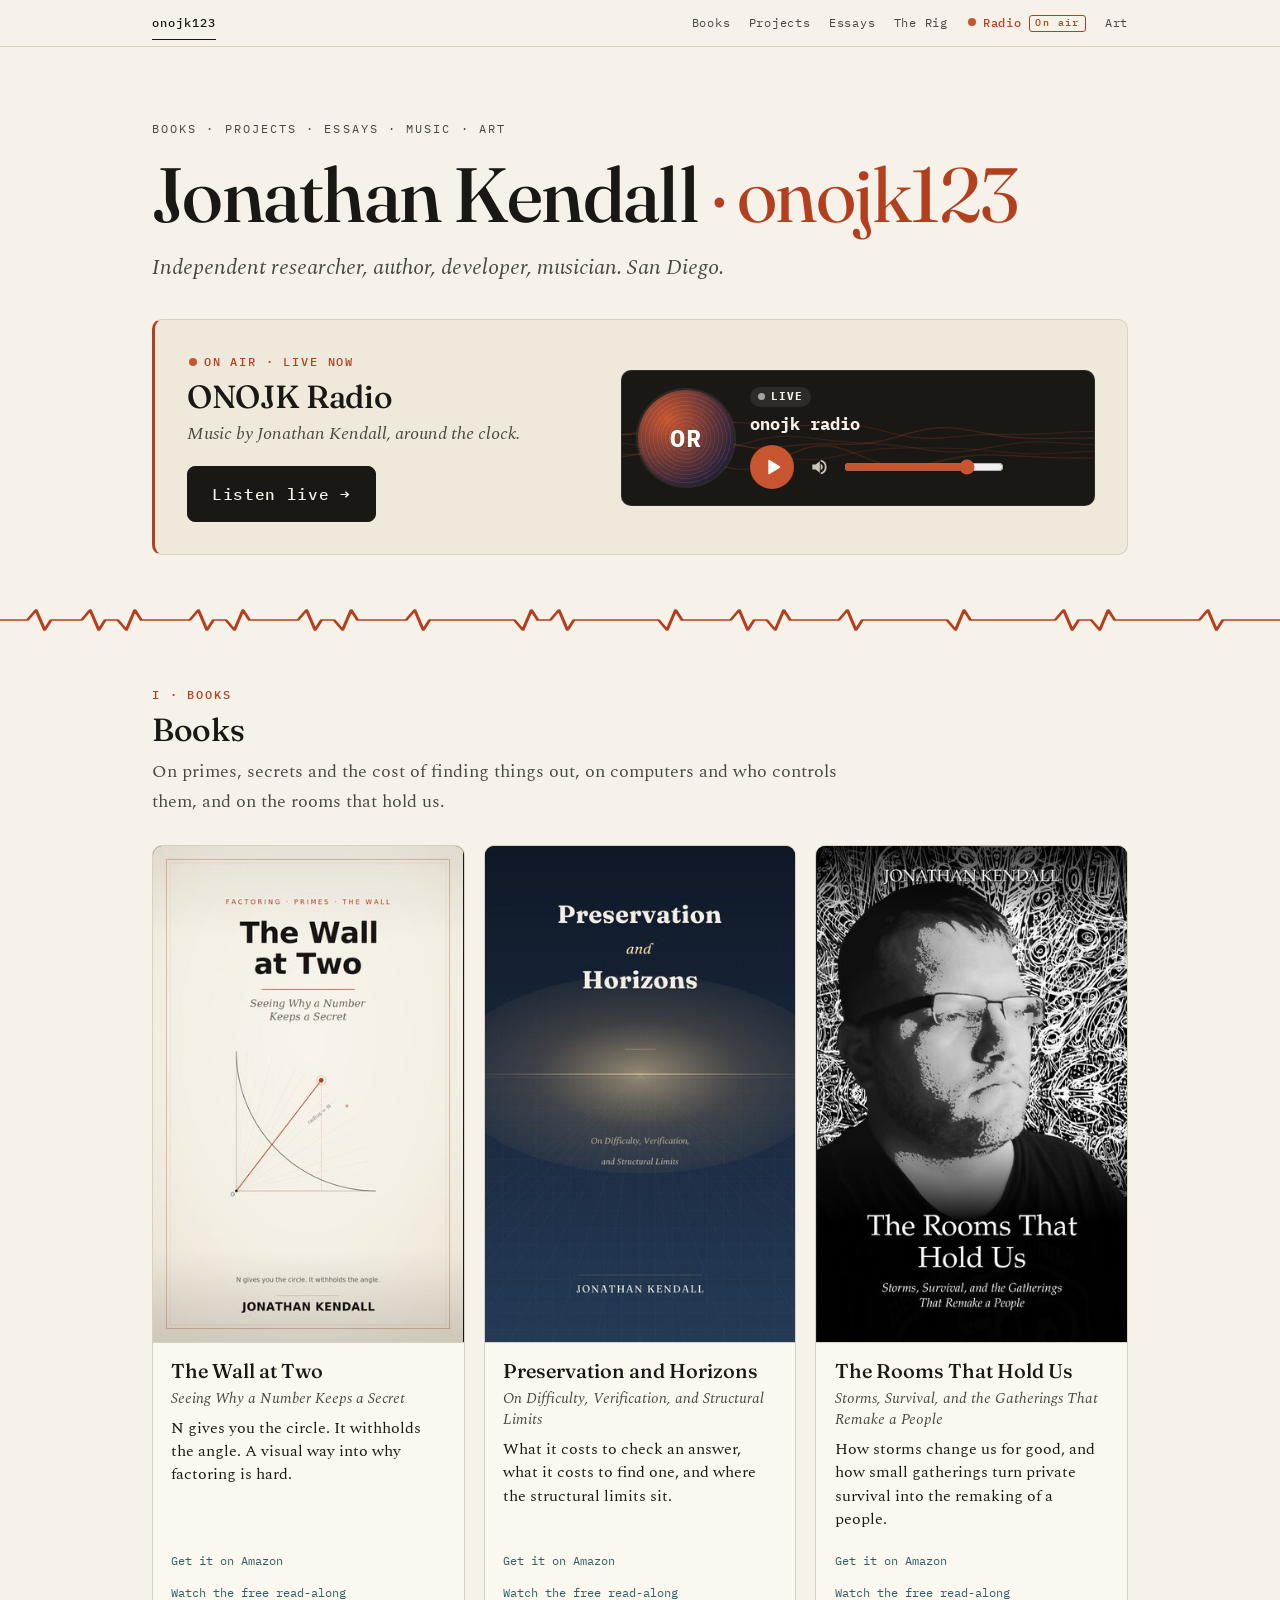
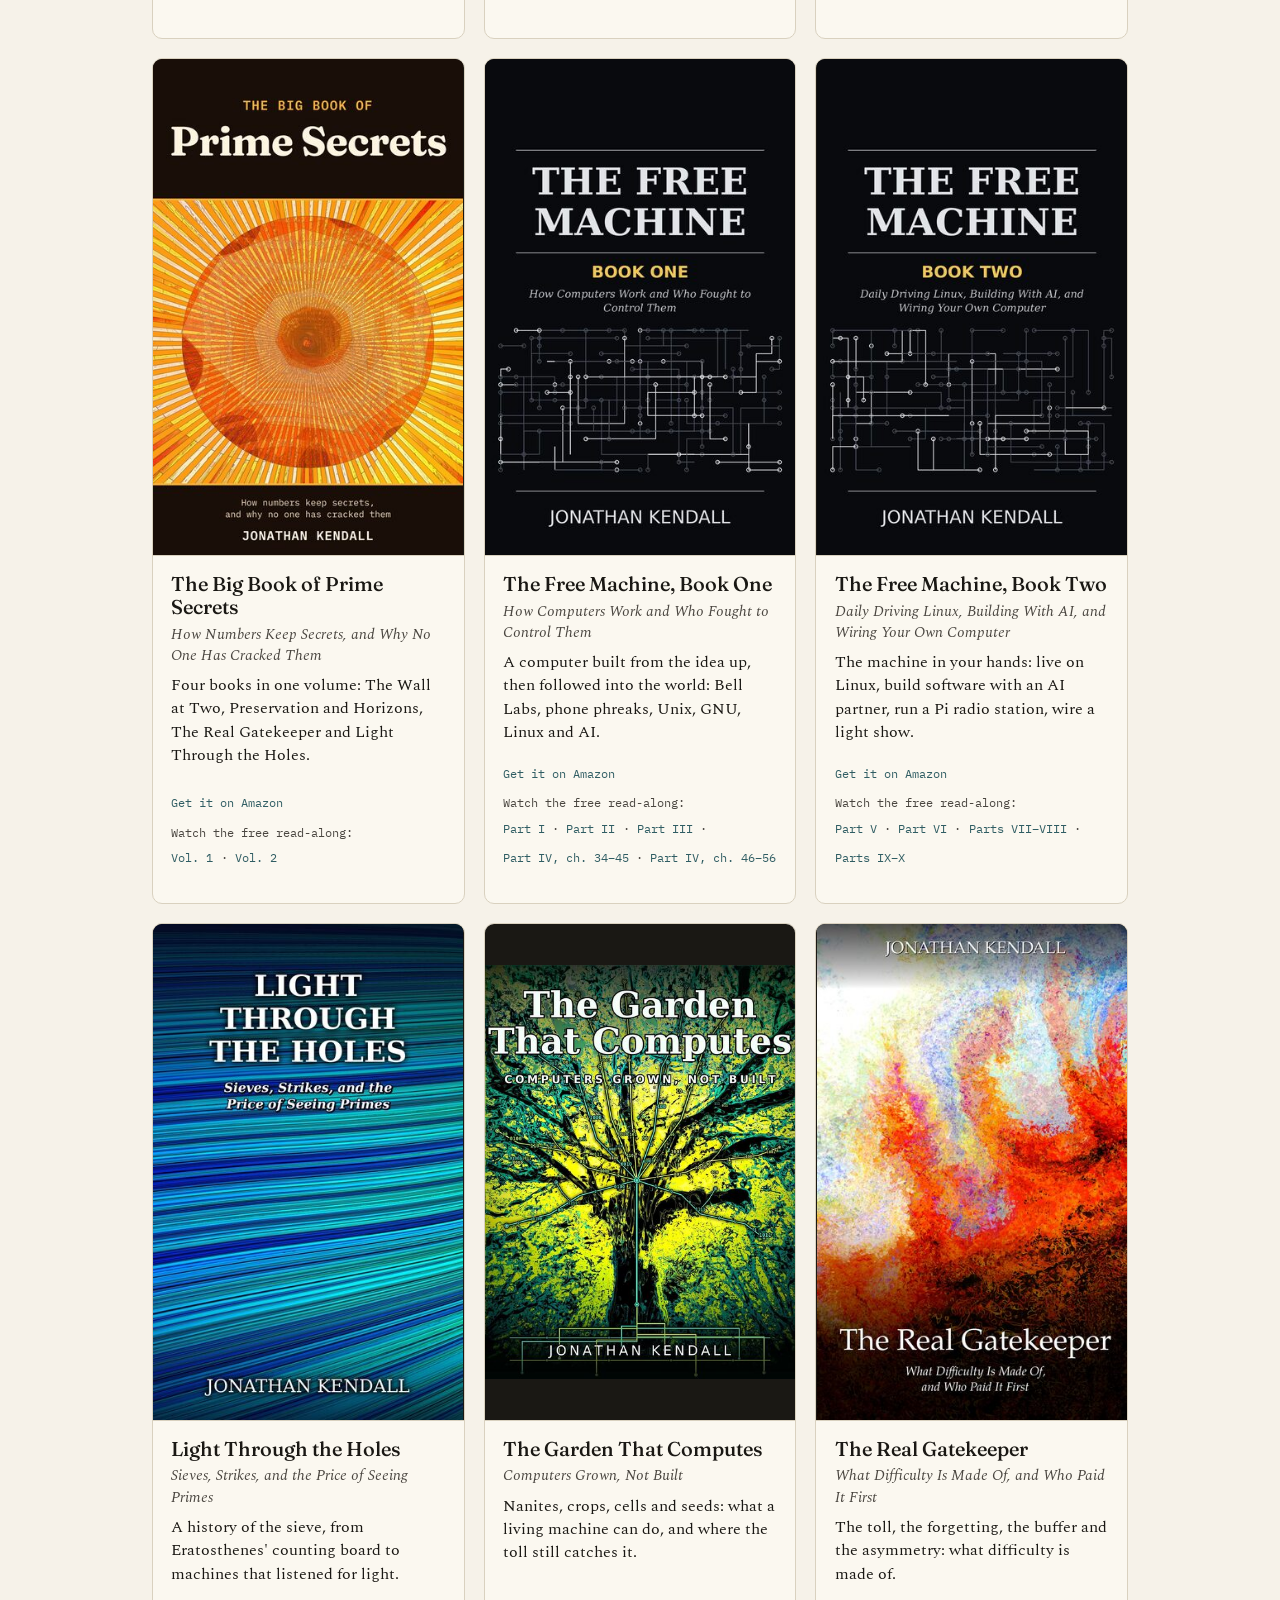
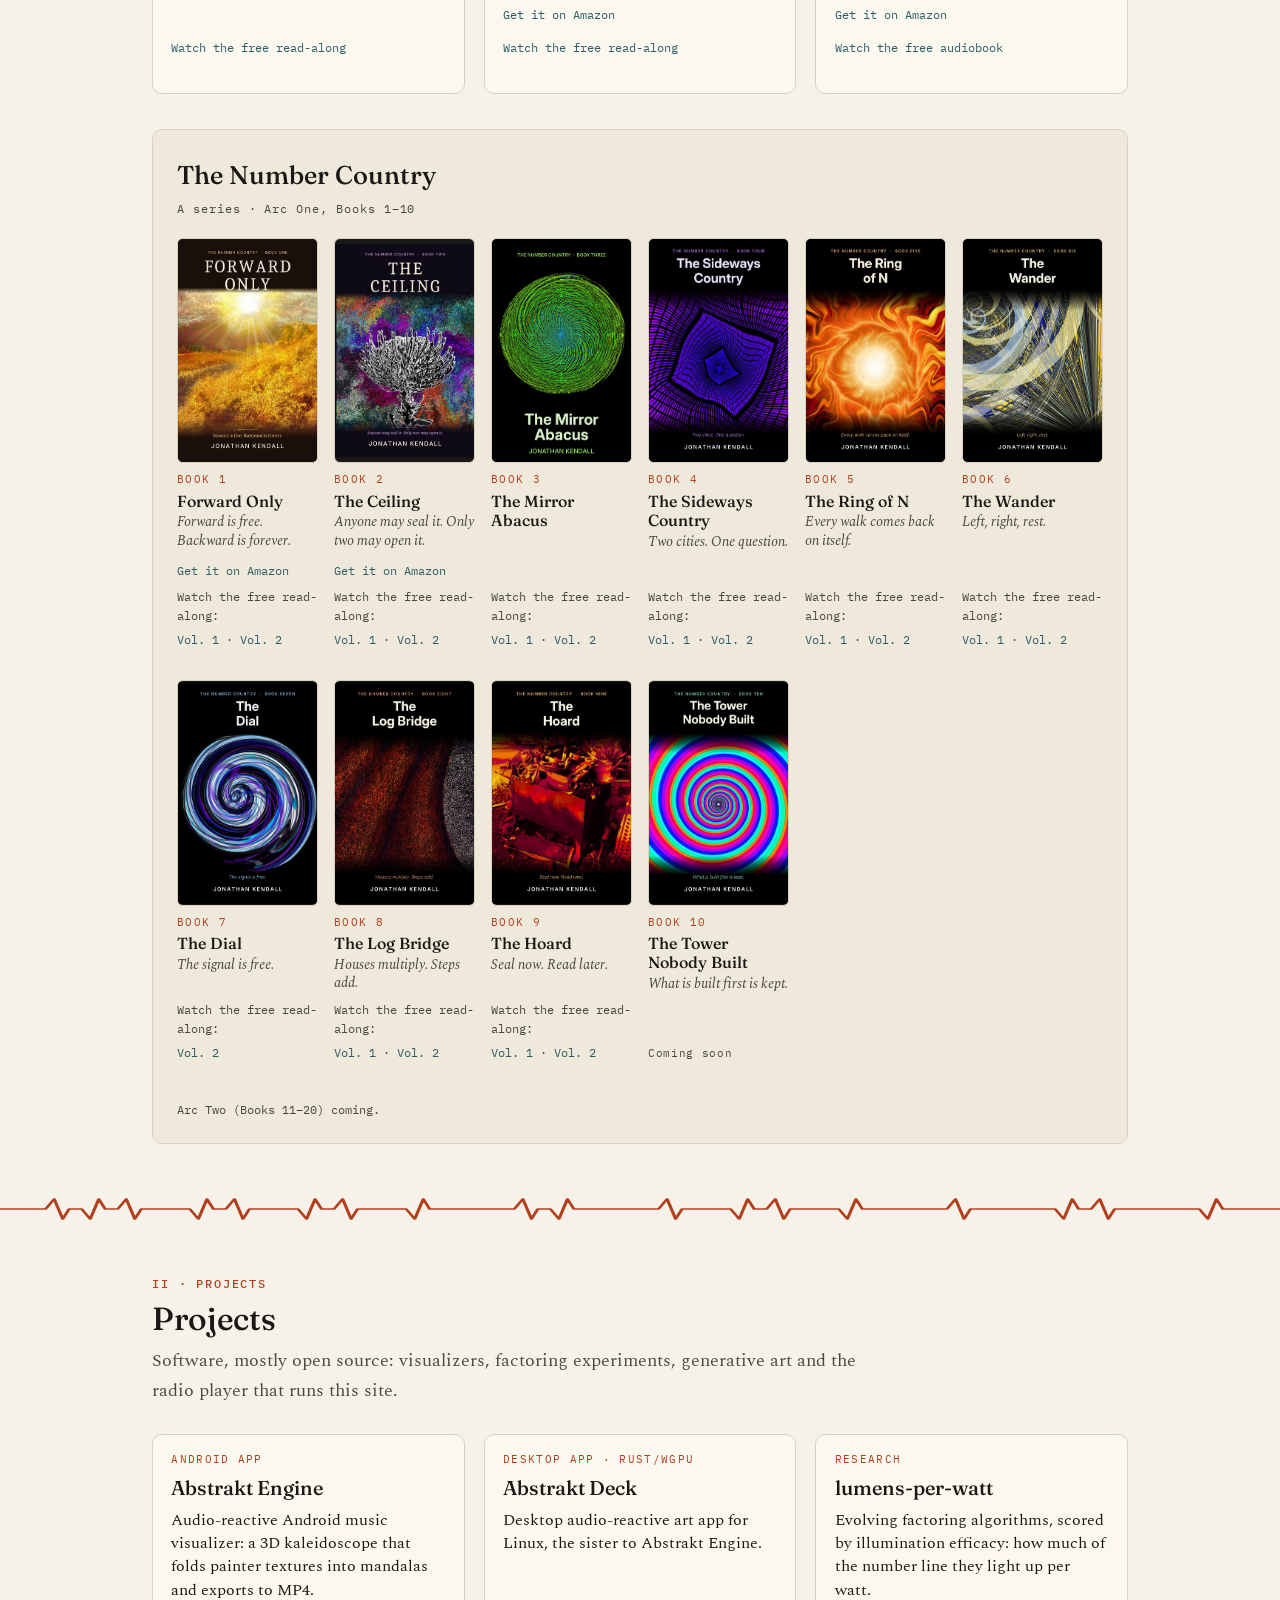
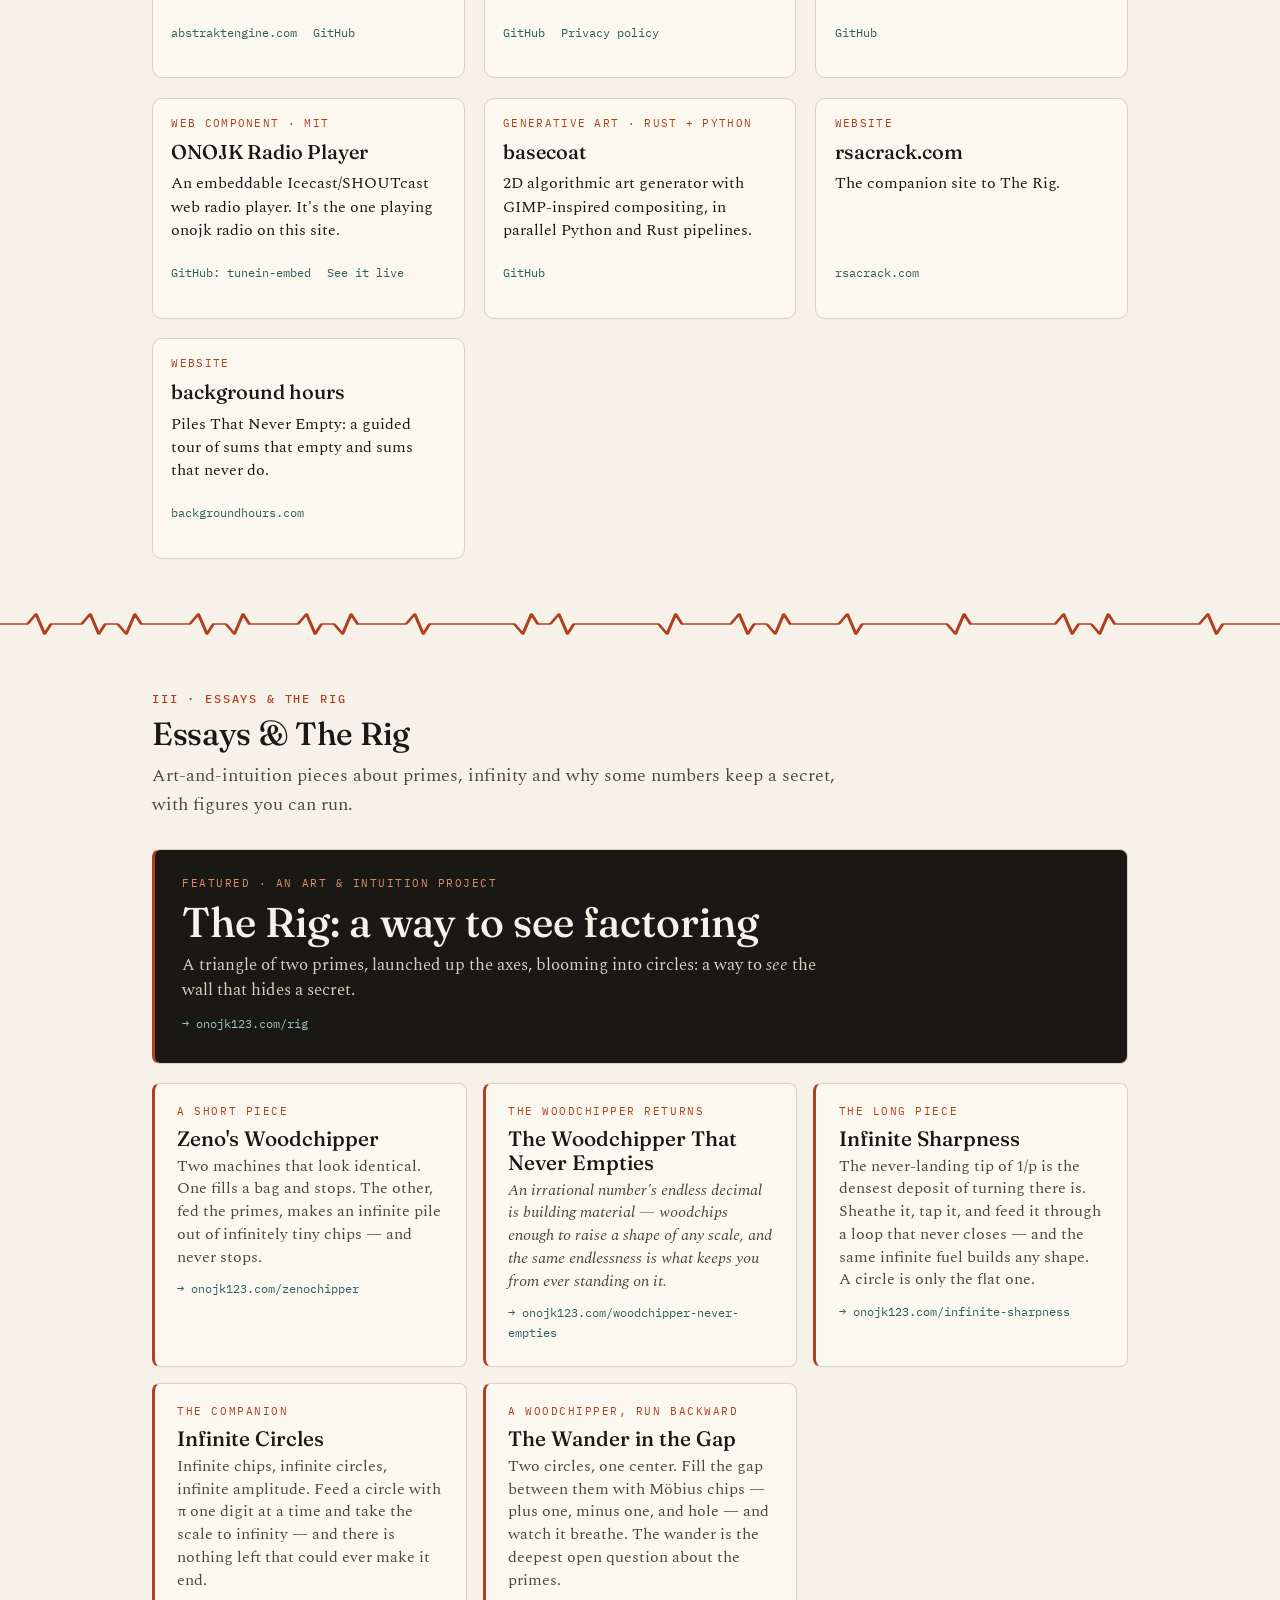
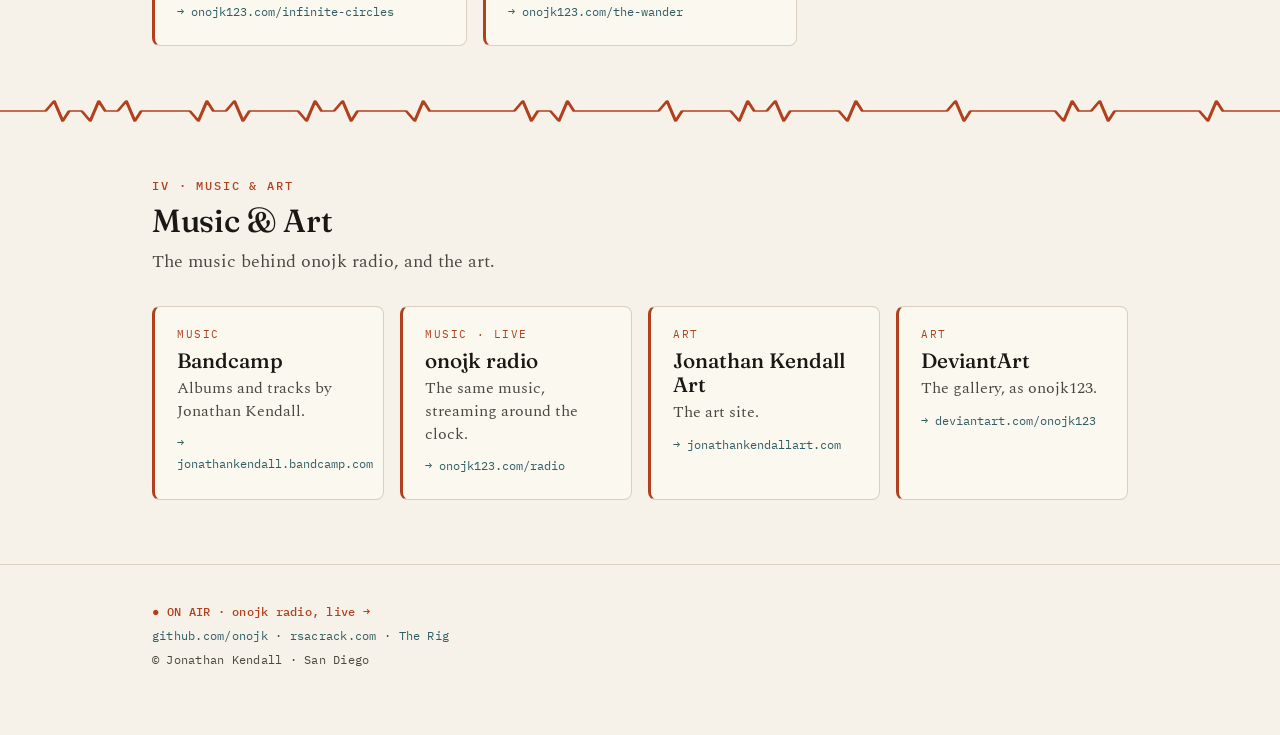
<file: index.html>
<!DOCTYPE html>
<html lang="en">
<head>
<meta charset="utf-8">
<meta name="viewport" content="width=device-width, initial-scale=1">
<title>Jonathan Kendall · onojk123: books, projects, radio, art</title>
<meta name="description" content="Jonathan Kendall (onojk123): independent researcher, author, developer and musician in San Diego. Books on primes and secrets, The Number Country series, open-source projects, The Rig, essays, art, and onojk radio live around the clock.">
<link rel="canonical" href="https://onojk123.com/">
<meta property="og:type" content="website">
<meta property="og:site_name" content="onojk123">
<meta property="og:url" content="https://onojk123.com/">
<meta property="og:title" content="Jonathan Kendall · onojk123">
<meta property="og:description" content="Independent researcher, author, developer, musician. San Diego. Books, projects, essays, The Rig, art, and onojk radio live.">
<meta property="og:image" content="https://onojk123.com/img/books/the-wall-at-two.jpg">
<meta property="og:image:alt" content="Cover of The Wall at Two by Jonathan Kendall">
<meta name="twitter:card" content="summary">
<link rel="preconnect" href="https://fonts.googleapis.com">
<link rel="preconnect" href="https://fonts.gstatic.com" crossorigin>
<link href="https://fonts.googleapis.com/css2?family=Fraunces:opsz,wght@9..144,400;9..144,500;9..144,600&family=Spectral:ital,wght@0,400;0,500;1,400&family=IBM+Plex+Mono:wght@400;500&display=swap" rel="stylesheet">
<link rel="stylesheet" href="/css/site-nav.css">
<script src="/js/radio-player.js" defer></script>
<script type="application/ld+json">
{"@context":"https://schema.org","@type":"Person","name":"Jonathan Kendall","alternateName":"onojk123",
 "url":"https://onojk123.com/","homeLocation":{"@type":"Place","name":"San Diego"},
 "jobTitle":"Independent researcher, author, developer, musician",
 "sameAs":["https://github.com/onojk","https://jonathankendall.bandcamp.com","https://jonathankendallart.com","https://www.deviantart.com/onojk123","https://rsacrack.com"]}
</script>
<style>
  :root{
    --ink:#1a1814; --ink-soft:#4a4640; --ink-faint:#7d776c;
    --paper:#f6f2e9; --paper-deep:#efe9db; --card:#fbf8f0; --line:#d9d1bf;
    --kink:#b2401f; --turn:#2f5d63; --leaf:#7a8b2f; --maxw:44rem; --wide:64rem;
  }
  *{box-sizing:border-box}
  html{-webkit-text-size-adjust:100%;scroll-behavior:smooth}
  body{margin:0;background:var(--paper);color:var(--ink);
    font-family:"Spectral",Georgia,serif;font-size:1.12rem;line-height:1.65;font-weight:400;
    -webkit-font-smoothing:antialiased;text-rendering:optimizeLegibility;}
  img{max-width:100%;height:auto;display:block}
  .wrap{max-width:var(--wide);margin:0 auto;padding:0 1.5rem}
  .skip{position:absolute;left:-999px;top:.5rem;background:var(--ink);color:var(--paper);
    padding:.5rem .8rem;font-family:"IBM Plex Mono",monospace;font-size:.8rem;z-index:10}
  .skip:focus{left:.5rem}
  section[id]{scroll-margin-top:1rem}

  header.masthead{padding:4.5rem 0 0;margin-bottom:2.2rem}
  .eyebrow{font-family:"IBM Plex Mono",monospace;font-size:.72rem;letter-spacing:.18em;
    text-transform:uppercase;color:var(--ink-soft);margin:0 0 1.2rem;}
  h1{font-family:"Fraunces",Georgia,serif;font-weight:500;font-size:clamp(2.6rem,8vw,4.8rem);
    line-height:1;letter-spacing:-.02em;margin:0 0 1.1rem;}
  h1 .handle{display:inline-block;color:var(--kink);font-weight:400}
  .standfirst{font-size:1.35rem;line-height:1.5;color:var(--ink-soft);font-style:italic;
    max-width:36rem;margin:0;}

  .kinkrule{display:block;width:100%;height:34px;margin:3rem 0;overflow:visible}
  .kinkrule path{fill:none;stroke:var(--kink);stroke-width:1.5;stroke-linecap:round;stroke-linejoin:round}

  h2{font-family:"Fraunces",Georgia,serif;font-weight:500;font-size:2rem;line-height:1.1;
    letter-spacing:-.01em;margin:0 0 .6rem;color:var(--ink);}
  .section-no{display:block;font-family:"IBM Plex Mono",monospace;font-size:.72rem;letter-spacing:.16em;
    color:var(--kink);margin:0 0 .5rem;font-weight:500;}
  .lede{color:var(--ink-soft);max-width:var(--maxw);margin:0 0 1.8rem}
  .mono{font-family:"IBM Plex Mono",monospace}

  /* ---------- ON AIR ---------- */
  .onair{background:var(--paper-deep);border:1px solid var(--line);border-left:3px solid var(--kink);
    border-radius:10px;padding:1.6rem 1.6rem 1.4rem;display:grid;gap:1.4rem;align-items:center}
  .onair .section-no{display:flex;align-items:center}
  .onair h2{margin:0 0 .3rem}
  .onair .sub{margin:0;color:var(--ink-soft);font-style:italic}
  .onair radio-player{--rp-accent:#c8552f;--rp-bg:var(--ink);--rp-fg:var(--paper);
    --rp-font:"IBM Plex Mono",ui-monospace,monospace;--rp-radius:10px;display:block;min-width:0}
  .btn-live{display:inline-block;margin-top:1.1rem;font-family:"IBM Plex Mono",monospace;font-weight:500;
    font-size:1.02rem;letter-spacing:.04em;background:var(--ink);color:var(--paper);text-decoration:none;
    padding:.85rem 1.5rem;border-radius:8px;border:1px solid var(--ink);transition:background .15s,color .15s}
  .btn-live:hover,.btn-live:focus-visible{background:var(--kink);border-color:var(--kink)}
  @media (min-width:820px){ .onair{grid-template-columns:minmax(0,1fr) minmax(0,1.15fr);padding:2rem} }

  /* ---------- cards ---------- */
  .grid{display:grid;gap:1.2rem;grid-template-columns:repeat(auto-fill,minmax(15rem,1fr))}
  .card{background:var(--card);border:1px solid var(--line);border-radius:10px;overflow:hidden;
    display:flex;flex-direction:column}
  .card-body{padding:1rem 1.15rem 1.15rem;display:flex;flex-direction:column;gap:.35rem;flex:1}
  .card h3{font-family:"Fraunces",serif;font-weight:500;font-size:1.25rem;line-height:1.15;margin:0}
  .card .subtitle{font-style:italic;color:var(--ink-soft);font-size:.95rem;line-height:1.4;margin:0}
  .card .blurb{font-size:.97rem;line-height:1.5;margin:.15rem 0 0;color:var(--ink)}
  .links{margin-top:auto;padding-top:.6rem;display:flex;flex-wrap:wrap;gap:.3rem 1rem;
    font-family:"IBM Plex Mono",monospace;font-size:.78rem}
  .links a{color:var(--turn);text-decoration:none;border-bottom:1px solid transparent;padding:.2rem 0}
  .links a:hover,.links a:focus-visible{border-color:var(--turn)}
  .status{font-family:"IBM Plex Mono",monospace;font-size:.74rem;letter-spacing:.06em;color:var(--ink-soft);
    padding:.2rem 0}
  .cover{aspect-ratio:5/8;width:100%;object-fit:contain;background:var(--ink);border-bottom:1px solid var(--line)}
  .ph{aspect-ratio:5/8;width:100%;background:var(--ink);color:var(--paper);display:flex;flex-direction:column;
    justify-content:center;padding:1.2rem;text-align:center;font-family:"Fraunces",serif;font-size:1.35rem;
    line-height:1.15;border-bottom:3px solid var(--kink)}
  .ph small{display:block;margin-top:.8rem;font-family:"IBM Plex Mono",monospace;font-size:.62rem;
    letter-spacing:.14em;text-transform:uppercase;color:#d9d1bf}
  #book-grid .card{max-width:22rem}

  /* ---------- series ---------- */
  .series{margin-top:2.2rem;background:var(--paper-deep);border:1px solid var(--line);border-radius:10px;padding:1.5rem}
  .series h3{font-family:"Fraunces",serif;font-weight:500;font-size:1.6rem;margin:0 0 .2rem}
  .series .meta{font-family:"IBM Plex Mono",monospace;font-size:.74rem;letter-spacing:.08em;color:var(--ink-soft);margin:0 0 1.2rem}
  .series ol{list-style:none;margin:0;padding:0;display:grid;gap:1rem;grid-template-columns:repeat(auto-fill,minmax(8.5rem,1fr))}
  .series li{display:flex;flex-direction:column;gap:.15rem}
  .series li img,.series li .ph{border-radius:6px;border:1px solid var(--line);margin-bottom:.35rem}
  .series li .ph{font-size:.95rem;padding:.6rem}
  .series .num{font-family:"IBM Plex Mono",monospace;font-size:.68rem;letter-spacing:.12em;color:var(--kink)}
  .series .t{font-family:"Fraunces",serif;font-weight:500;font-size:1rem;line-height:1.2}
  .series .tag{font-size:.85rem;font-style:italic;color:var(--ink-soft);line-height:1.35}
  .series li .links{padding-top:.35rem;font-size:.72rem;gap:.15rem .8rem}
  .series li .status{font-size:.68rem}
  .vols{display:flex;flex-wrap:wrap;gap:.1rem .7rem;align-items:baseline}
  .vols-l{color:var(--ink-soft);flex-basis:100%}
  .vols-sep{color:var(--ink-soft)}
  .vols{gap:.1rem .45rem}
  .series .note{margin:1.3rem 0 0;font-family:"IBM Plex Mono",monospace;font-size:.78rem;color:var(--ink-soft)}

  /* ---------- projects ---------- */
  .proj .card-body{gap:.45rem}
  .proj .kind{font-family:"IBM Plex Mono",monospace;font-size:.68rem;letter-spacing:.12em;text-transform:uppercase;color:var(--kink)}

  /* ---------- essays (Read-next style, as on The Rig) ---------- */
  .readnext{display:block;padding:1.2rem 1.4rem;background:var(--card);
    border:1px solid var(--line);border-left:3px solid var(--kink);border-radius:8px;
    text-decoration:none;color:var(--ink);transition:background .15s,border-color .15s;}
  .readnext:hover,.readnext:focus-visible{background:var(--paper-deep)}
  .readnext .rn-eyebrow{font-family:"IBM Plex Mono",monospace;font-size:.68rem;letter-spacing:.14em;
    text-transform:uppercase;color:var(--kink);margin-bottom:.35rem}
  .readnext .rn-title{font-family:"Fraunces",serif;font-weight:500;font-size:1.3rem;line-height:1.15;margin-bottom:.25rem}
  .readnext .rn-sub{font-size:.98rem;color:var(--ink-soft);line-height:1.45}
  .readnext .rn-go{font-family:"IBM Plex Mono",monospace;font-size:.78rem;color:var(--turn);margin-top:.6rem;display:inline-block}
  .featured{margin-bottom:1.2rem;padding:1.6rem 1.7rem;background:var(--ink);color:var(--paper);border-left-color:var(--kink)}
  .featured:hover,.featured:focus-visible{background:#2a2620}
  .featured .rn-eyebrow{color:#e08a66}
  .featured .rn-title{font-size:clamp(1.8rem,5vw,2.6rem);margin-bottom:.4rem}
  .featured .rn-sub{color:#d9d1bf;font-size:1.08rem;max-width:40rem}
  .featured .rn-go{color:#9cc3c7}
  .essays{display:grid;gap:1rem;grid-template-columns:repeat(auto-fill,minmax(18rem,1fr))}

  /* ---------- music & art ---------- */
  .elsewhere{display:grid;gap:1rem;grid-template-columns:repeat(auto-fill,minmax(14rem,1fr))}

  footer{margin-top:4rem;border-top:1px solid var(--line);padding:2.2rem 0 4rem;
    font-family:"IBM Plex Mono",monospace;font-size:.78rem;line-height:1.9;color:var(--ink-soft);letter-spacing:.02em;}
  footer a{color:var(--turn);text-decoration:none;border-bottom:1px solid transparent;transition:border-color .2s}
  footer a:hover,footer a:focus-visible{border-color:var(--turn)}
  footer .air{color:var(--kink);font-weight:500}

  a:focus-visible{outline:2px solid var(--turn);outline-offset:3px}

  @media (max-width:560px){
    body{font-size:1.05rem}
    .wrap{padding:0 1rem}
    header.masthead{padding-top:2.6rem}
    .standfirst{font-size:1.15rem}
    h2{font-size:1.7rem}
    .onair{padding:1.2rem}
    .btn-live{display:block;text-align:center}
    .grid{grid-template-columns:repeat(2,minmax(0,1fr));gap:.75rem}
    .proj{grid-template-columns:1fr}
    .card h3{font-size:1.08rem}
    .card .subtitle,.card .blurb{font-size:.88rem}
    .links{font-size:.72rem}
    .card-body{padding:.85rem .9rem 1rem}
    .series{padding:1.1rem}
    .series ol{grid-template-columns:repeat(2,minmax(0,1fr))}
  }
  @media (prefers-reduced-motion:no-preference){
    .kinkrule path{stroke-dasharray:1400;stroke-dashoffset:1400;animation:draw 2.4s ease-out forwards}
    @keyframes draw{to{stroke-dashoffset:0}}
  }
</style>
</head>
<body>
<a class="skip" href="#main">Skip to content</a>

<nav class="sn" aria-label="Site">
  <div class="sn-in">
    <a class="sn-home" href="/" aria-current="page">onojk123</a>
    <ul>
      <li><a href="#books">Books</a></li>
      <li><a href="#projects">Projects</a></li>
      <li><a href="#essays">Essays</a></li>
      <li><a href="/rig/">The Rig</a></li>
      <li><a class="sn-radio" href="/radio/"><span class="sn-dot" aria-hidden="true"></span>Radio<span class="sn-air">On air</span></a></li>
      <li><a href="#art">Art</a></li>
    </ul>
  </div>
</nav>

<header class="masthead">
  <div class="wrap">
    <p class="eyebrow">Books · projects · essays · music · art</p>
    <h1>Jonathan Kendall <span class="handle">· onojk123</span></h1>
    <p class="standfirst">Independent researcher, author, developer, musician. San Diego.</p>
  </div>
</header>

<main id="main">

<!-- ON AIR -->
<section id="radio" aria-labelledby="radio-h">
  <div class="wrap">
    <div class="onair">
      <div>
        <p class="section-no"><span class="sn-dot" aria-hidden="true"></span>ON AIR · LIVE NOW</p>
        <h2 id="radio-h">ONOJK Radio</h2>
        <p class="sub">Music by Jonathan Kendall, around the clock.</p>
        <a class="btn-live" href="/radio/">Listen live →</a>
      </div>
      <radio-player src="https://radio.onojk123.com/stream" title="onojk radio"
        theme="dark" history="on" visualizer="lines"></radio-player>
    </div>
  </div>
</section>

<svg class="kinkrule" viewBox="0 0 600 34" preserveAspectRatio="none" aria-hidden="true">
  <path d="M0,17 L12.9,17 L16.9,7 L20.9,27 L23.9,17 L38.3,17 L42.3,7 L46.3,27 L49.3,17 L55.2,17 L59.2,27 L63.2,7 L66.2,17 L89.0,17 L93.0,7 L97.0,27 L100.0,17 L105.9,17 L109.9,27 L113.9,7 L116.9,17 L139.7,17 L143.7,7 L147.7,27 L150.7,17 L156.6,17 L160.6,27 L164.6,7 L167.6,17 L190.4,17 L194.4,7 L198.4,27 L201.4,17 L241.1,17 L245.1,27 L249.1,7 L252.1,17 L258.0,17 L262.0,7 L266.0,27 L269.0,17 L308.7,17 L312.7,27 L316.7,7 L319.7,17 L342.5,17 L346.5,7 L350.5,27 L353.5,17 L359.4,17 L363.4,27 L367.4,7 L370.4,17 L393.2,17 L397.2,7 L401.2,27 L404.2,17 L443.9,17 L447.9,27 L451.9,7 L454.9,17 L494.6,17 L498.6,7 L502.6,27 L505.6,17 L511.5,17 L515.5,27 L519.5,7 L522.5,17 L562.2,17 L566.2,7 L570.2,27 L573.2,17 L600,17"/>
</svg>

<!-- BOOKS (rendered from /books.json) -->
<section id="books" aria-labelledby="books-h">
  <div class="wrap">
    <p class="section-no">I · BOOKS</p>
    <h2 id="books-h">Books</h2>
    <p class="lede">On primes, secrets and the cost of finding things out, on computers and who controls them, and on the rooms that hold us.</p>
    <div class="grid" id="book-grid">
      <noscript>
        <p>Kindle editions:
          <a href="https://www.amazon.com/dp/B0H74NF3LY">The Wall at Two</a> ·
          <a href="https://www.amazon.com/dp/B0GHZNB9WP">Preservation and Horizons</a> ·
          <a href="https://www.amazon.com/dp/B0HNG99FWQ">The Rooms That Hold Us</a>.
          Turn on JavaScript to see the full shelf.</p>
      </noscript>
    </div>
    <div id="series"></div>
  </div>
</section>

<svg class="kinkrule" viewBox="0 0 600 34" preserveAspectRatio="none" aria-hidden="true">
  <path d="M0,17 L21.4,17 L25.4,7 L29.4,27 L32.4,17 L38.3,17 L42.3,27 L46.3,7 L49.3,17 L55.2,17 L59.2,7 L63.2,27 L66.2,17 L89.0,17 L93.0,27 L97.0,7 L100.0,17 L105.9,17 L109.9,7 L113.9,27 L116.9,17 L139.7,17 L143.7,27 L147.7,7 L150.7,17 L156.6,17 L160.6,7 L164.6,27 L167.6,17 L190.4,17 L194.4,27 L198.4,7 L201.4,17 L241.1,17 L245.1,7 L249.1,27 L252.1,17 L258.0,17 L262.0,27 L266.0,7 L269.0,17 L308.7,17 L312.7,7 L316.7,27 L319.7,17 L342.5,17 L346.5,27 L350.5,7 L353.5,17 L359.4,17 L363.4,7 L367.4,27 L370.4,17 L393.2,17 L397.2,27 L401.2,7 L404.2,17 L443.9,17 L447.9,7 L451.9,27 L454.9,17 L494.6,17 L498.6,27 L502.6,7 L505.6,17 L511.5,17 L515.5,7 L519.5,27 L522.5,17 L562.2,17 L566.2,27 L570.2,7 L573.2,17 L600,17"/>
</svg>

<!-- PROJECTS -->
<section id="projects" aria-labelledby="projects-h">
  <div class="wrap">
    <p class="section-no">II · PROJECTS</p>
    <h2 id="projects-h">Projects</h2>
    <p class="lede">Software, mostly open source: visualizers, factoring experiments, generative art and the radio player that runs this site.</p>
    <div class="grid proj">
      <article class="card"><div class="card-body">
        <span class="kind">Android app</span>
        <h3>Abstrakt Engine</h3>
        <p class="blurb">Audio-reactive Android music visualizer: a 3D kaleidoscope that folds painter textures into mandalas and exports to MP4.</p>
        <p class="links"><a href="https://abstraktengine.com">abstraktengine.com</a><a href="https://github.com/onojk/abstrakt-engine">GitHub</a></p>
      </div></article>
      <article class="card"><div class="card-body">
        <span class="kind">Desktop app · Rust/wgpu</span>
        <h3>Abstrakt Deck</h3>
        <p class="blurb">Desktop audio-reactive art app for Linux, the sister to Abstrakt Engine.</p>
        <p class="links"><a href="https://github.com/onojk/abstrakt_deck">GitHub</a><a href="/abstrakt-deck/privacy/">Privacy policy</a></p>
      </div></article>
      <article class="card"><div class="card-body">
        <span class="kind">Research</span>
        <h3>lumens-per-watt</h3>
        <p class="blurb">Evolving factoring algorithms, scored by illumination efficacy: how much of the number line they light up per watt.</p>
        <p class="links"><a href="https://github.com/onojk/lumens-per-watt">GitHub</a></p>
      </div></article>
      <article class="card"><div class="card-body">
        <span class="kind">Web component · MIT</span>
        <h3>ONOJK Radio Player</h3>
        <p class="blurb">An embeddable Icecast/SHOUTcast web radio player. It's the one playing onojk radio on this site.</p>
        <p class="links"><a href="https://github.com/onojk/tunein-embed">GitHub: tunein-embed</a><a href="/radio/">See it live</a></p>
      </div></article>
      <article class="card"><div class="card-body">
        <span class="kind">Generative art · Rust + Python</span>
        <h3>basecoat</h3>
        <p class="blurb">2D algorithmic art generator with GIMP-inspired compositing, in parallel Python and Rust pipelines.</p>
        <p class="links"><a href="https://github.com/onojk/basecoat">GitHub</a></p>
      </div></article>
      <article class="card"><div class="card-body">
        <span class="kind">Website</span>
        <h3>rsacrack.com</h3>
        <p class="blurb">The companion site to The Rig.</p>
        <p class="links"><a href="https://rsacrack.com">rsacrack.com</a></p>
      </div></article>
      <article class="card"><div class="card-body">
        <span class="kind">Website</span>
        <h3>background hours</h3>
        <p class="blurb">Piles That Never Empty: a guided tour of sums that empty and sums that never do.</p>
        <p class="links"><a href="https://backgroundhours.com">backgroundhours.com</a></p>
      </div></article>
    </div>
  </div>
</section>

<svg class="kinkrule" viewBox="0 0 600 34" preserveAspectRatio="none" aria-hidden="true">
  <path d="M0,17 L12.9,17 L16.9,7 L20.9,27 L23.9,17 L38.3,17 L42.3,7 L46.3,27 L49.3,17 L55.2,17 L59.2,27 L63.2,7 L66.2,17 L89.0,17 L93.0,7 L97.0,27 L100.0,17 L105.9,17 L109.9,27 L113.9,7 L116.9,17 L139.7,17 L143.7,7 L147.7,27 L150.7,17 L156.6,17 L160.6,27 L164.6,7 L167.6,17 L190.4,17 L194.4,7 L198.4,27 L201.4,17 L241.1,17 L245.1,27 L249.1,7 L252.1,17 L258.0,17 L262.0,7 L266.0,27 L269.0,17 L308.7,17 L312.7,27 L316.7,7 L319.7,17 L342.5,17 L346.5,7 L350.5,27 L353.5,17 L359.4,17 L363.4,27 L367.4,7 L370.4,17 L393.2,17 L397.2,7 L401.2,27 L404.2,17 L443.9,17 L447.9,27 L451.9,7 L454.9,17 L494.6,17 L498.6,7 L502.6,27 L505.6,17 L511.5,17 L515.5,27 L519.5,7 L522.5,17 L562.2,17 L566.2,7 L570.2,27 L573.2,17 L600,17"/>
</svg>

<!-- ESSAYS & THE RIG -->
<section id="essays" aria-labelledby="essays-h">
  <div class="wrap">
    <p class="section-no">III · ESSAYS &amp; THE RIG</p>
    <h2 id="essays-h">Essays &amp; The Rig</h2>
    <p class="lede">Art-and-intuition pieces about primes, infinity and why some numbers keep a secret, with figures you can run.</p>
    <a class="readnext featured" href="/rig/">
      <div class="rn-eyebrow">Featured · an art &amp; intuition project</div>
      <div class="rn-title">The Rig: a way to see factoring</div>
      <div class="rn-sub">A triangle of two primes, launched up the axes, blooming into circles: a way to <em>see</em> the wall that hides a secret.</div>
      <span class="rn-go">→ onojk123.com/rig</span>
    </a>
    <div class="essays">
      <a class="readnext" href="/zenochipper/">
        <div class="rn-eyebrow">A short piece</div>
        <div class="rn-title">Zeno's Woodchipper</div>
        <div class="rn-sub">Two machines that look identical. One fills a bag and stops. The other, fed the primes, makes an infinite pile out of infinitely tiny chips — and never stops.</div>
        <span class="rn-go">→ onojk123.com/zenochipper</span>
      </a>
      <a class="readnext" href="/woodchipper-never-empties/">
        <div class="rn-eyebrow">The woodchipper returns</div>
        <div class="rn-title">The Woodchipper That Never Empties</div>
        <div class="rn-sub"><em>An irrational number's endless decimal is building material — woodchips enough to raise a shape of any scale, and the same endlessness is what keeps you from ever standing on it.</em></div>
        <span class="rn-go">→ onojk123.com/woodchipper-never-empties</span>
      </a>
      <a class="readnext" href="/infinite-sharpness/">
        <div class="rn-eyebrow">The long piece</div>
        <div class="rn-title">Infinite Sharpness</div>
        <div class="rn-sub">The never-landing tip of 1/p is the densest deposit of turning there is. Sheathe it, tap it, and feed it through a loop that never closes — and the same infinite fuel builds any shape. A circle is only the flat one.</div>
        <span class="rn-go">→ onojk123.com/infinite-sharpness</span>
      </a>
      <a class="readnext" href="/infinite-circles/">
        <div class="rn-eyebrow">The companion</div>
        <div class="rn-title">Infinite Circles</div>
        <div class="rn-sub">Infinite chips, infinite circles, infinite amplitude. Feed a circle with π one digit at a time and take the scale to infinity — and there is nothing left that could ever make it end.</div>
        <span class="rn-go">→ onojk123.com/infinite-circles</span>
      </a>
      <a class="readnext" href="/the-wander/">
        <div class="rn-eyebrow">A woodchipper, run backward</div>
        <div class="rn-title">The Wander in the Gap</div>
        <div class="rn-sub">Two circles, one center. Fill the gap between them with Möbius chips — plus one, minus one, and hole — and watch it breathe. The wander is the deepest open question about the primes.</div>
        <span class="rn-go">→ onojk123.com/the-wander</span>
      </a>
    </div>
  </div>
</section>

<svg class="kinkrule" viewBox="0 0 600 34" preserveAspectRatio="none" aria-hidden="true">
  <path d="M0,17 L21.4,17 L25.4,7 L29.4,27 L32.4,17 L38.3,17 L42.3,27 L46.3,7 L49.3,17 L55.2,17 L59.2,7 L63.2,27 L66.2,17 L89.0,17 L93.0,27 L97.0,7 L100.0,17 L105.9,17 L109.9,7 L113.9,27 L116.9,17 L139.7,17 L143.7,27 L147.7,7 L150.7,17 L156.6,17 L160.6,7 L164.6,27 L167.6,17 L190.4,17 L194.4,27 L198.4,7 L201.4,17 L241.1,17 L245.1,7 L249.1,27 L252.1,17 L258.0,17 L262.0,27 L266.0,7 L269.0,17 L308.7,17 L312.7,7 L316.7,27 L319.7,17 L342.5,17 L346.5,27 L350.5,7 L353.5,17 L359.4,17 L363.4,7 L367.4,27 L370.4,17 L393.2,17 L397.2,27 L401.2,7 L404.2,17 L443.9,17 L447.9,7 L451.9,27 L454.9,17 L494.6,17 L498.6,27 L502.6,7 L505.6,17 L511.5,17 L515.5,7 L519.5,27 L522.5,17 L562.2,17 L566.2,27 L570.2,7 L573.2,17 L600,17"/>
</svg>

<!-- MUSIC & ART -->
<section id="art" aria-labelledby="art-h">
  <div class="wrap">
    <p class="section-no">IV · MUSIC &amp; ART</p>
    <h2 id="art-h">Music &amp; Art</h2>
    <p class="lede">The music behind onojk radio, and the art.</p>
    <div class="elsewhere">
      <a class="readnext" href="https://jonathankendall.bandcamp.com">
        <div class="rn-eyebrow">Music</div>
        <div class="rn-title">Bandcamp</div>
        <div class="rn-sub">Albums and tracks by Jonathan Kendall.</div>
        <span class="rn-go">→ jonathankendall.bandcamp.com</span>
      </a>
      <a class="readnext" href="/radio/">
        <div class="rn-eyebrow">Music · live</div>
        <div class="rn-title">onojk radio</div>
        <div class="rn-sub">The same music, streaming around the clock.</div>
        <span class="rn-go">→ onojk123.com/radio</span>
      </a>
      <a class="readnext" href="https://jonathankendallart.com">
        <div class="rn-eyebrow">Art</div>
        <div class="rn-title">Jonathan Kendall Art</div>
        <div class="rn-sub">The art site.</div>
        <span class="rn-go">→ jonathankendallart.com</span>
      </a>
      <a class="readnext" href="https://www.deviantart.com/onojk123">
        <div class="rn-eyebrow">Art</div>
        <div class="rn-title">DeviantArt</div>
        <div class="rn-sub">The gallery, as onojk123.</div>
        <span class="rn-go">→ deviantart.com/onojk123</span>
      </a>
    </div>
  </div>
</section>

</main>

<footer>
  <div class="wrap">
    <a class="air" href="/radio/">● ON AIR · onojk radio, live →</a><br>
    <a href="https://github.com/onojk">github.com/onojk</a> · <a href="https://rsacrack.com">rsacrack.com</a> · <a href="/rig/">The Rig</a><br>
    © Jonathan Kendall · San Diego
  </div>
</footer>

<script>
(function(){
  var AMZ='https://www.amazon.com/dp/';
  var okAsin=function(a){return typeof a==='string'&&/^[A-Z0-9]{10}$/.test(a);};
  function el(tag,cls,text){var e=document.createElement(tag);if(cls)e.className=cls;if(text!=null)e.textContent=text;return e;}
  function link(href,text){var a=el('a',null,text);a.href=href;return a;}
  function ext(href,text){var a=link(href,text);a.target='_blank';a.rel='noopener';return a;}
  // youtube: "" | "https://..." | [{"label":"Vol. 1","url":"https://..."}, ...]
  function videos(y){if(!y)return[];if(typeof y==='string')return[{url:y}];return y.filter(function(v){return v&&v.url;});}
  function linkRow(b,fallback){
    var row=el('p','links');
    if(okAsin(b.asin))row.appendChild(ext(AMZ+b.asin,'Get it on Amazon'));
    var v=videos(b.youtube), vl=b.youtubeLabel||'Watch the free read-along';
    if(v.length===1&&!v[0].label)row.appendChild(ext(v[0].url,vl));
    else if(v.length){
      var g=el('span','vols');g.appendChild(el('span','vols-l',vl+':'));
      v.forEach(function(x,i){var a=ext(x.url,x.label||('Part '+(i+1)));
        a.setAttribute('aria-label',vl+' of '+b.title+', '+(x.label||('part '+(i+1))));
        if(i){var sep=el('span','vols-sep','·');sep.setAttribute('aria-hidden','true');g.appendChild(sep);}
        g.appendChild(a);});
      row.appendChild(g);
    }
    if(!row.childNodes.length)row.appendChild(el('span','status',fallback));
    return row;
  }
  function placeholder(title,label){var d=el('div','ph',title);d.setAttribute('role','img');
    d.setAttribute('aria-label','Cover placeholder: '+title);if(label)d.appendChild(el('small',null,label));return d;}
  function cover(src,title,label){
    if(!src)return placeholder(title,label);
    var img=el('img','cover');img.src=src;img.alt='Cover of '+title;img.width=375;img.height=600;
    img.loading='lazy';img.decoding='async';
    img.onerror=function(){img.replaceWith(placeholder(title,label));};
    return img;
  }
  function bookCard(b){
    var c=el('article','card');
    c.appendChild(cover(b.cover,b.title,'Jonathan Kendall'));
    var body=el('div','card-body');
    body.appendChild(el('h3',null,b.title));
    if(b.subtitle)body.appendChild(el('p','subtitle',b.subtitle));
    if(b.blurb)body.appendChild(el('p','blurb',b.blurb));
    var links=linkRow(b,b.note||'Coming soon');
    body.appendChild(links);c.appendChild(body);return c;
  }
  function seriesBlock(s){
    var box=el('div','series');
    box.appendChild(el('h3',null,s.name));
    box.appendChild(el('p','meta','A series · '+(s.arc?s.arc+', ':'')+'Books 1–'+s.books.length));
    if(s.blurb)box.appendChild(el('p','blurb',s.blurb));
    var ol=el('ol');
    s.books.forEach(function(b){
      var li=el('li');
      li.appendChild(cover(b.cover,b.title,s.name+' · '+b.n));
      li.appendChild(el('span','num','BOOK '+b.n));
      li.appendChild(el('span','t',b.title));
      if(b.tagline)li.appendChild(el('span','tag',b.tagline));
      li.appendChild(linkRow(b,'Coming soon'));
      ol.appendChild(li);
    });
    box.appendChild(ol);
    if(s.note)box.appendChild(el('p','note',s.note));
    return box;
  }
  fetch('/books.json',{cache:'no-cache'}).then(function(r){if(!r.ok)throw new Error(r.status);return r.json();})
    .then(function(data){
      var grid=document.getElementById('book-grid');grid.textContent='';
      (data.books||[]).forEach(function(b){grid.appendChild(bookCard(b));});
      var sw=document.getElementById('series');
      (data.series||[]).forEach(function(s){sw.appendChild(seriesBlock(s));});
    })
    .catch(function(){
      var grid=document.getElementById('book-grid');
      grid.innerHTML='<p>Kindle editions: <a href="https://www.amazon.com/dp/B0H74NF3LY">The Wall at Two</a> · <a href="https://www.amazon.com/dp/B0GHZNB9WP">Preservation and Horizons</a> · <a href="https://www.amazon.com/dp/B0HNG99FWQ">The Rooms That Hold Us</a>.</p>';
    });
})();
</script>
</body>
</html>
</file>
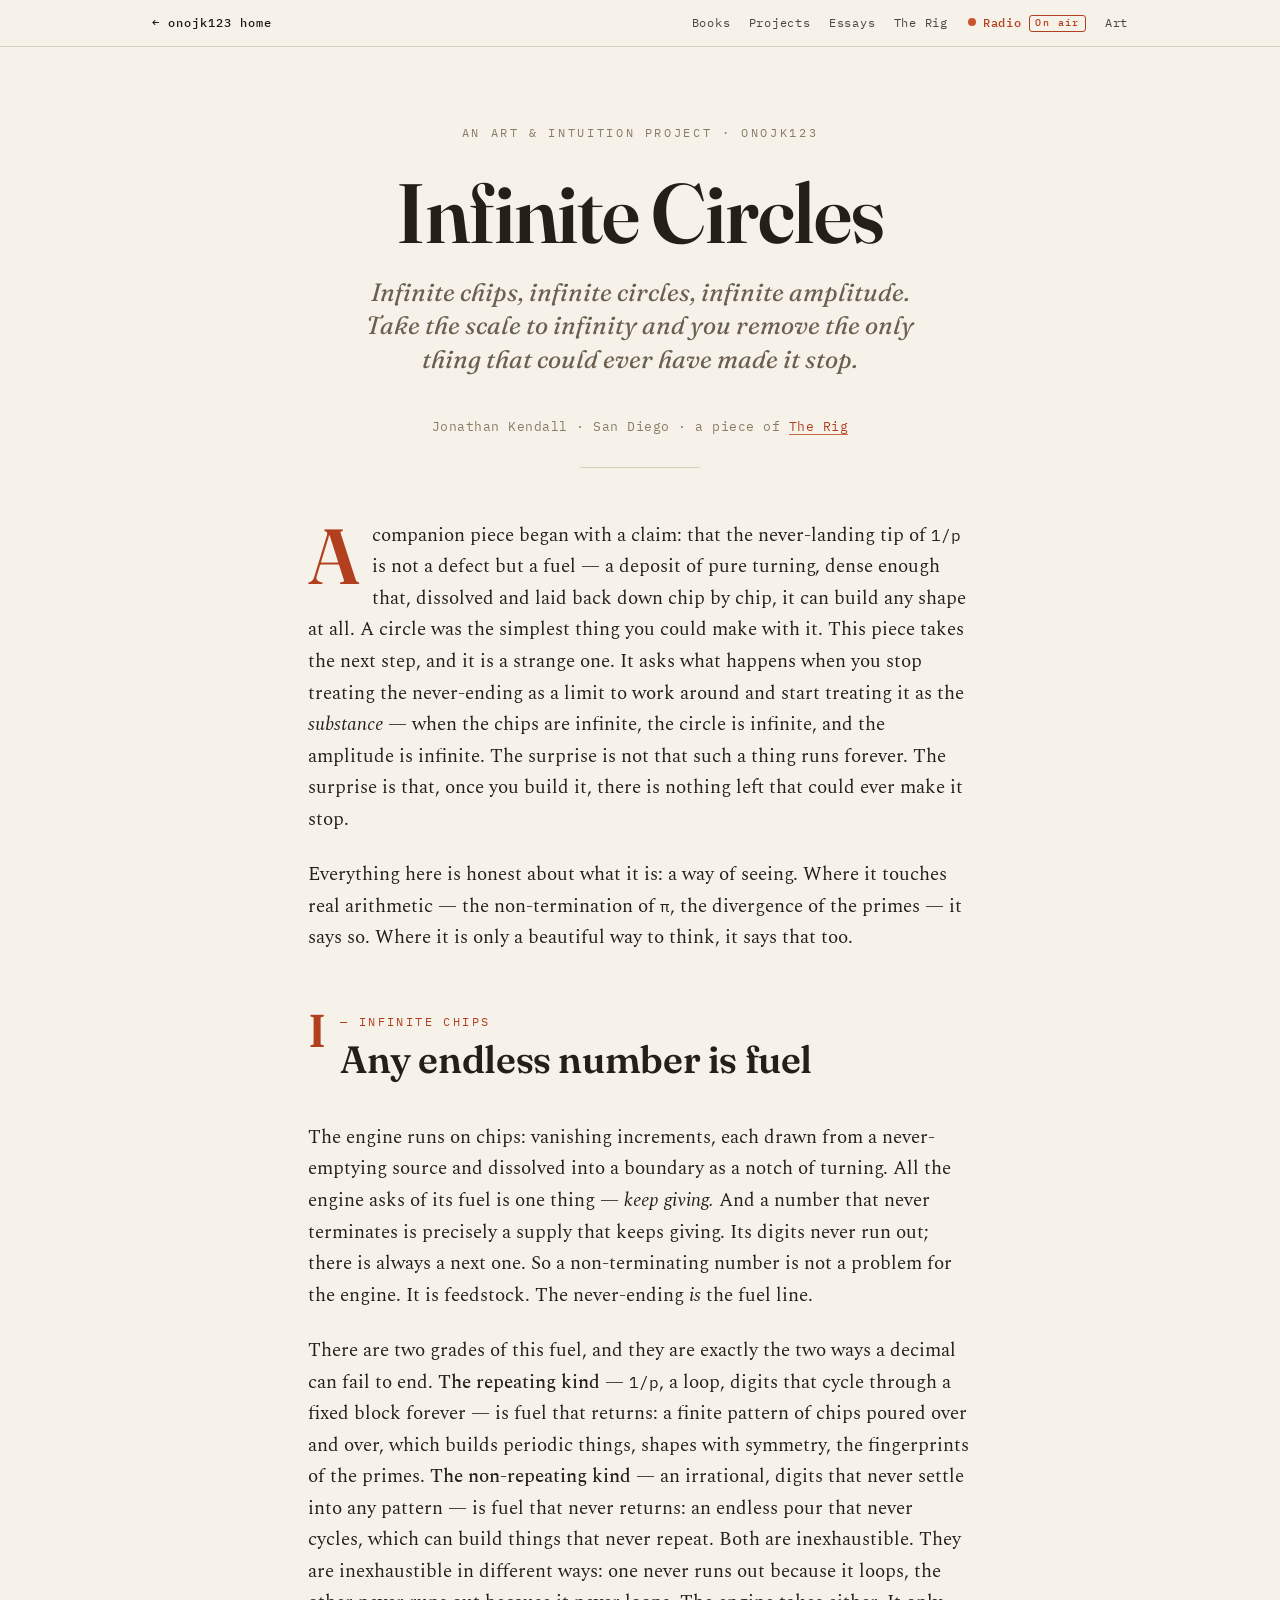
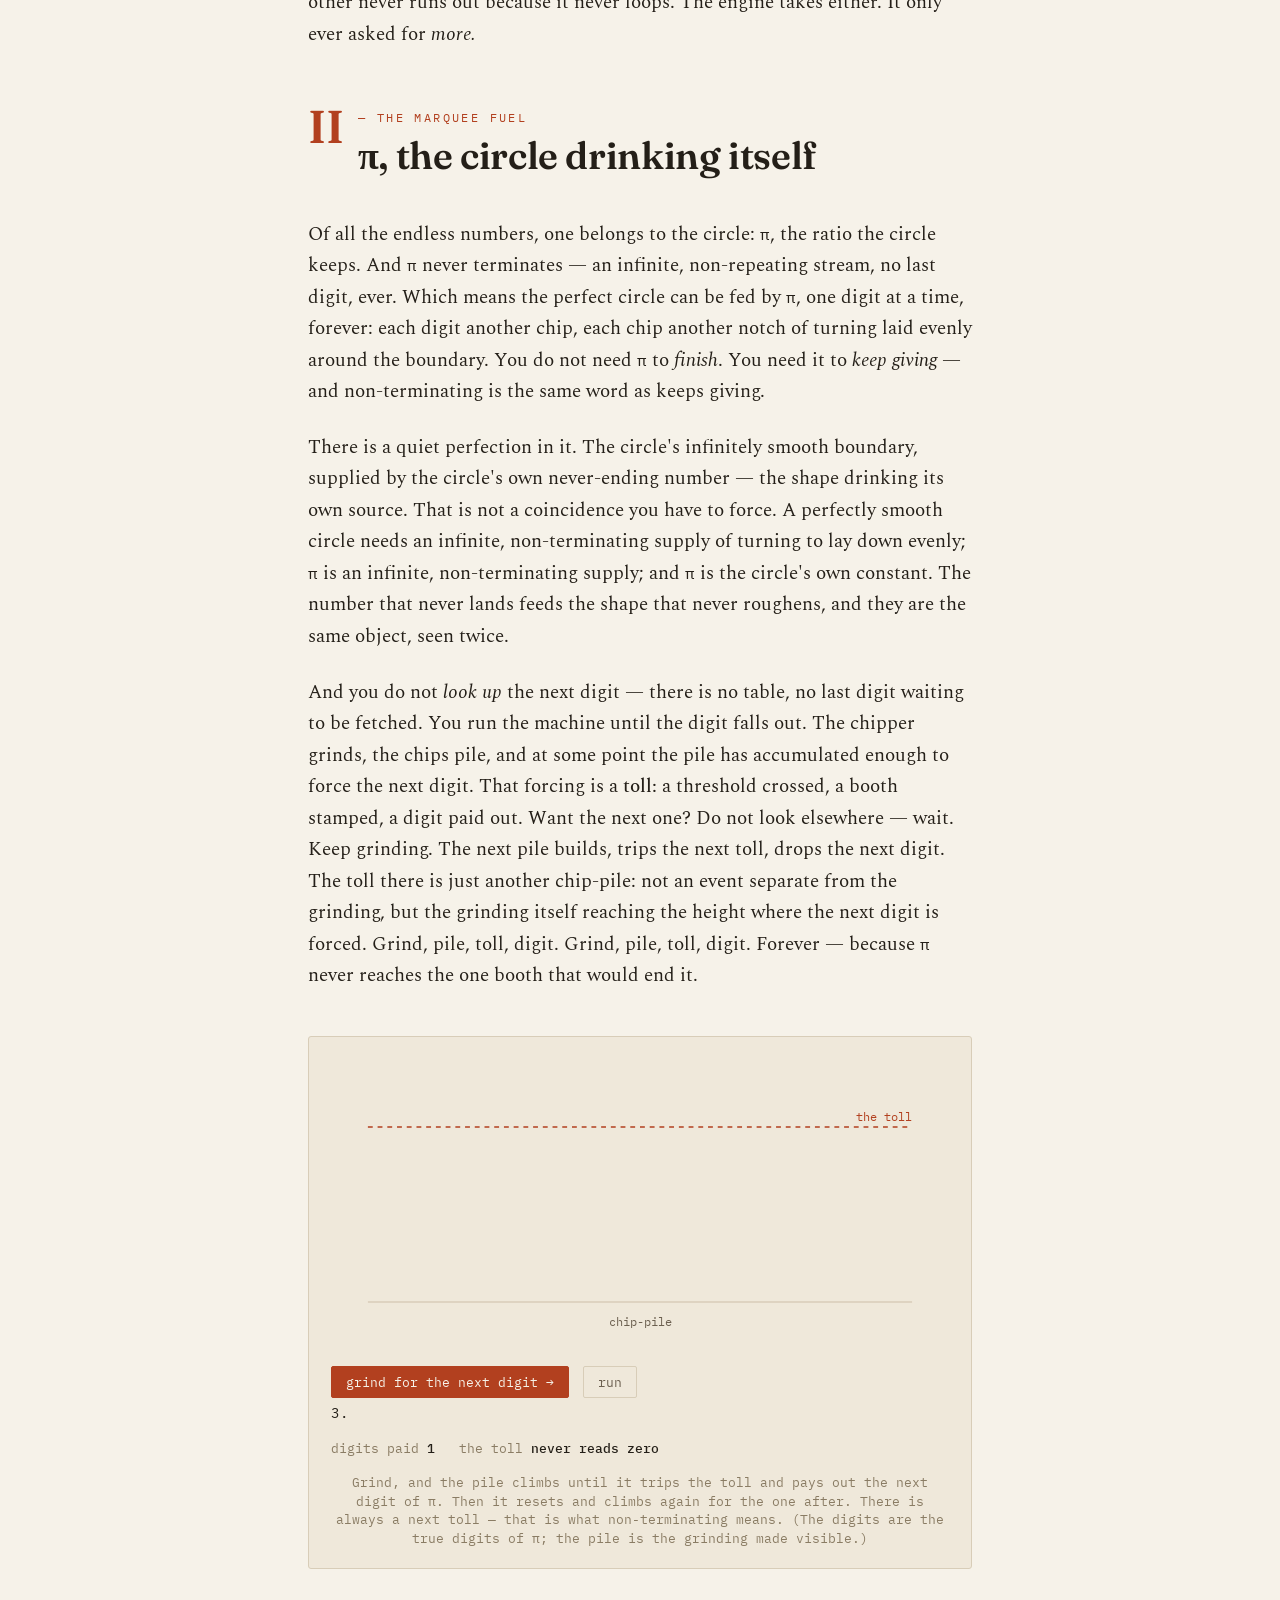
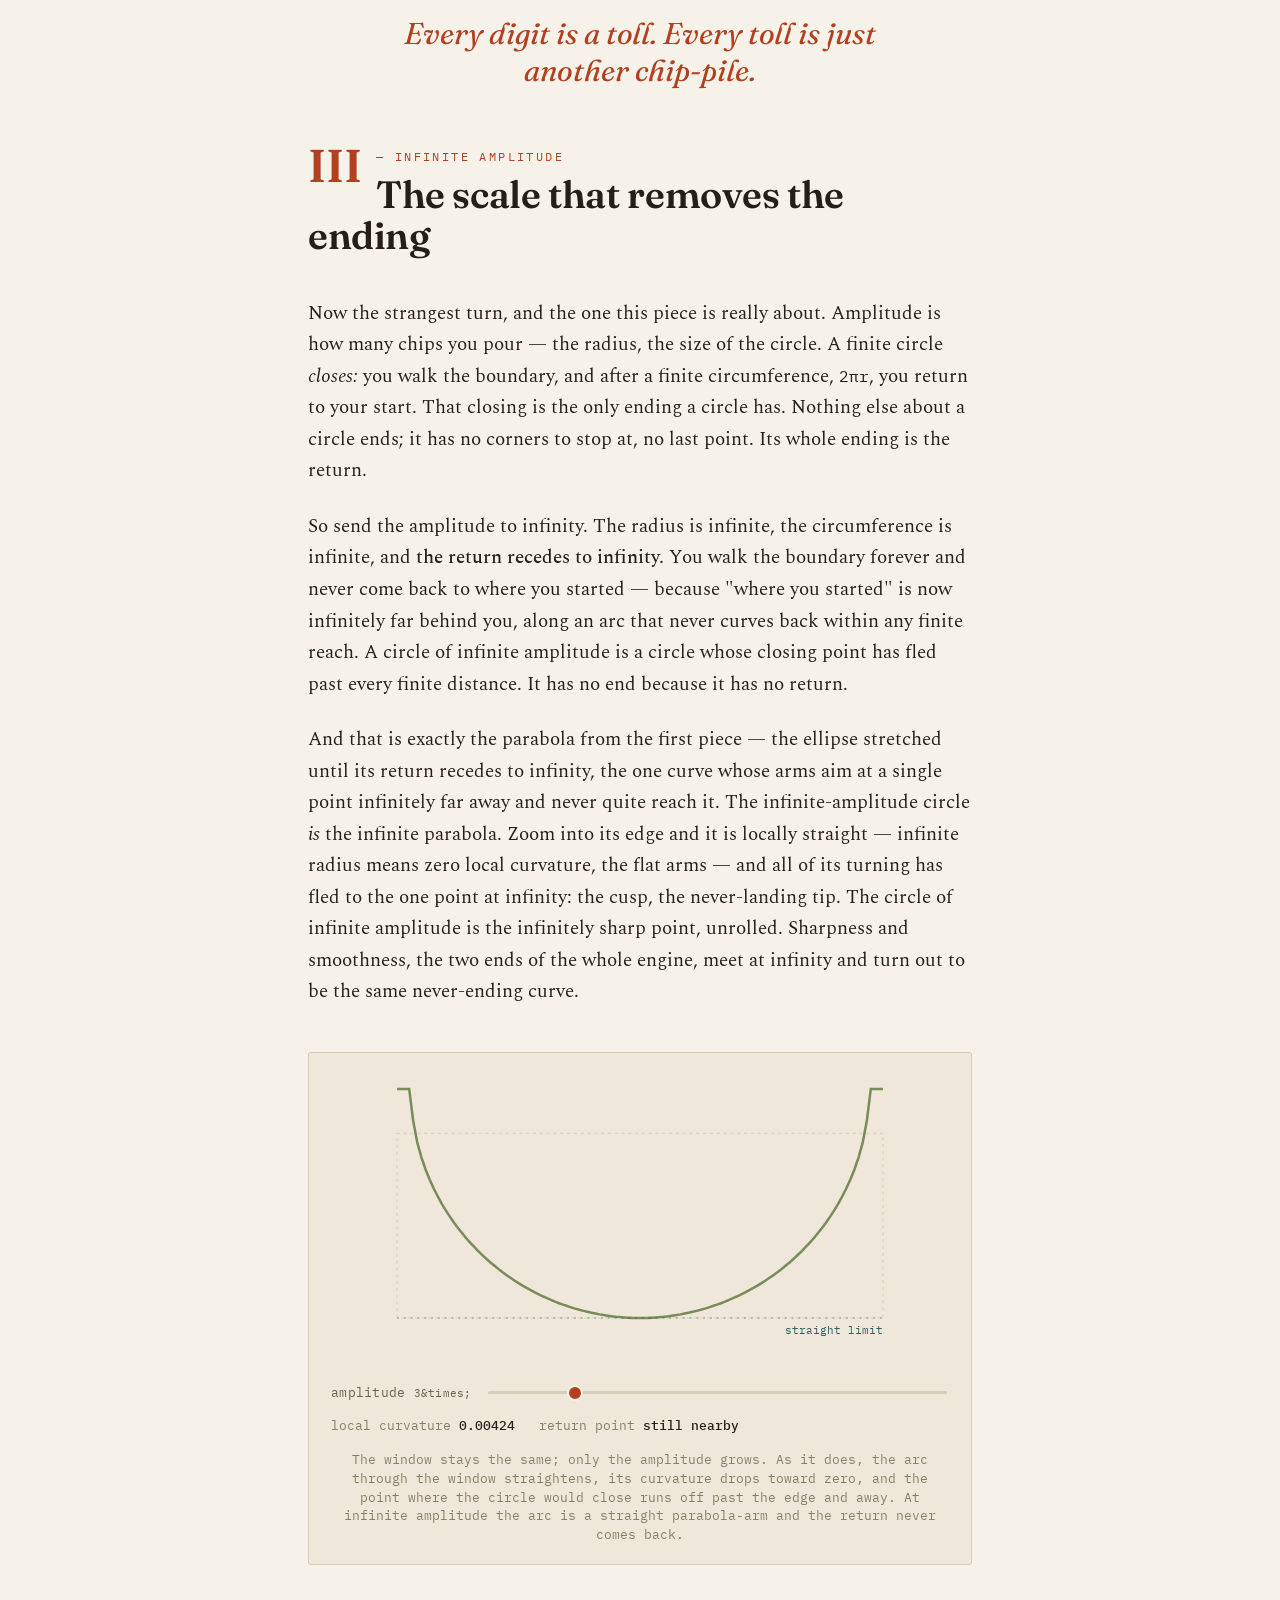
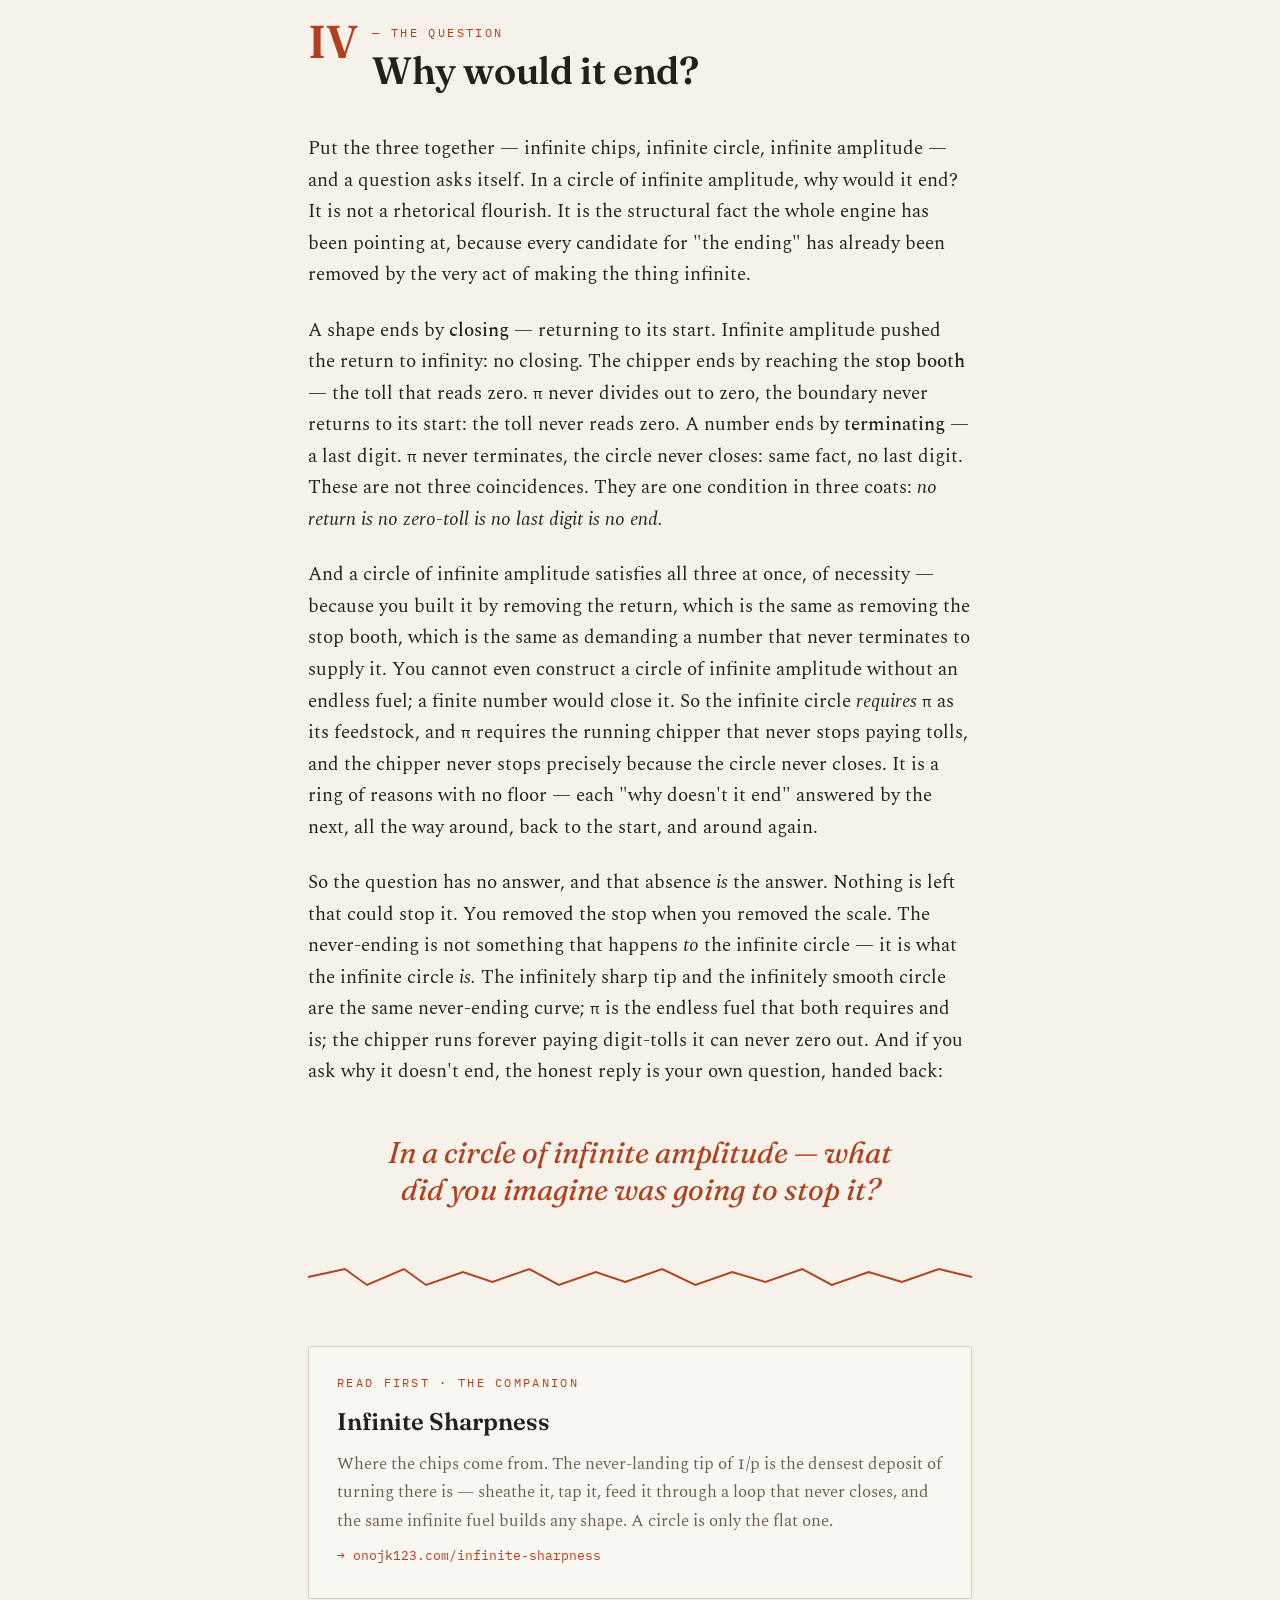
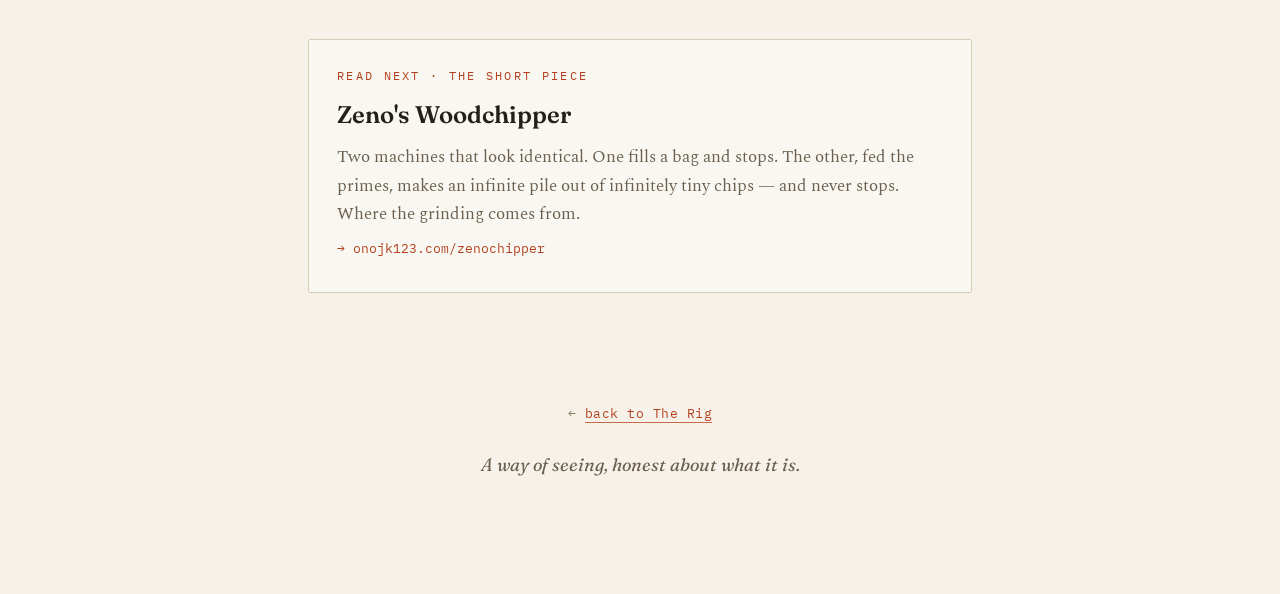
<file: infinite-circles/index.html>
<!DOCTYPE html>
<html lang="en">
<head>
<meta charset="utf-8">
<meta name="viewport" content="width=device-width, initial-scale=1">
<title>Infinite Circles — onojk123</title>
<meta name="description" content="Infinite chips, infinite circles, infinite amplitude. A circle of infinite amplitude has no reason to end — because ending was never a property of the shape. It was a property of the scale.">
<link rel="preconnect" href="https://fonts.googleapis.com">
<link rel="preconnect" href="https://fonts.gstatic.com" crossorigin>
<link href="https://fonts.googleapis.com/css2?family=Fraunces:opsz,wght@9..144,400;9..144,500;9..144,600&family=Spectral:ital,wght@0,400;0,500;1,400;1,500&family=IBM+Plex+Mono:wght@400;500&display=swap" rel="stylesheet">
<style>
  :root{
    --paper:#f6f2e9; --ink:#241f18; --soft:#6b5f4f; --faint:#8a7c64;
    --rule:#d8cdb8; --kink:#b2401f; --kink-soft:#c56b48; --panel:#efe8da;
    --curve:#7a8b5a; --turn:#2f5d63;
  }
  *{box-sizing:border-box;}
  html{-webkit-text-size-adjust:100%;}
  body{margin:0;background:var(--paper);color:var(--ink);
    font-family:"Spectral",Georgia,serif;font-size:19px;line-height:1.66;
    font-feature-settings:"liga","onum";-webkit-font-smoothing:antialiased;}
  .wrap{max-width:720px;margin:0 auto;padding:0 28px;}
  header.top{padding:76px 0 0;}
  .eyebrow{font-family:"IBM Plex Mono",monospace;font-size:12px;letter-spacing:.22em;
    text-transform:uppercase;color:var(--faint);text-align:center;margin:0 0 30px;}
  h1{font-family:"Fraunces",serif;font-weight:600;font-size:clamp(46px,10vw,84px);
    line-height:.96;letter-spacing:-.015em;text-align:center;margin:0 0 4px;}
  .dek{font-family:"Fraunces",serif;font-style:italic;font-weight:400;
    font-size:clamp(20px,3.4vw,25px);line-height:1.34;color:var(--soft);
    text-align:center;max-width:35ch;margin:22px auto 0;}
  .byline{font-family:"IBM Plex Mono",monospace;font-size:12.5px;letter-spacing:.04em;
    color:var(--faint);text-align:center;margin:40px 0 0;}
  .byline a{color:var(--kink);text-decoration:none;border-bottom:1px solid var(--kink-soft);}
  .rule-top{border:0;border-top:1px solid var(--rule);max-width:120px;margin:30px auto 0;}
  main{padding:52px 0 0;}
  p{margin:0 0 24px;} p.lead{margin-top:0;}
  .dropcap::first-letter{font-family:"Fraunces",serif;font-weight:600;float:left;
    font-size:78px;line-height:.72;padding:8px 12px 0 0;color:var(--kink);}
  em{font-style:italic;} strong{font-weight:500;}
  .mono{font-family:"IBM Plex Mono",monospace;font-size:.86em;}
  h2{font-family:"Fraunces",serif;font-weight:600;font-size:clamp(28px,5vw,38px);
    line-height:1.06;letter-spacing:-.01em;margin:8px 0 20px;}
  .sec-label{font-family:"IBM Plex Mono",monospace;font-size:12px;letter-spacing:.2em;
    text-transform:uppercase;color:var(--kink);margin:0 0 2px;}
  .numeral{font-family:"Fraunces",serif;font-weight:600;color:var(--kink);
    font-size:46px;line-height:1;float:left;padding:2px 14px 0 0;}
  .sec-head{overflow:hidden;margin:52px 0 22px;}
  .sec-head .sec-label{margin-top:6px;}
  figure{margin:44px 0;}
  figcaption{font-family:"IBM Plex Mono",monospace;font-size:12.5px;line-height:1.5;
    color:var(--faint);text-align:center;margin-top:14px;}
  .card{border:1px solid var(--rule);border-radius:2px;background:rgba(255,255,255,.35);
    padding:26px 28px;margin:40px 0;}
  .card .kicker{font-family:"IBM Plex Mono",monospace;font-size:11.5px;letter-spacing:.2em;
    text-transform:uppercase;color:var(--kink);margin:0 0 10px;}
  .card h3{font-family:"Fraunces",serif;font-weight:600;font-size:24px;margin:0 0 8px;}
  .card p{font-size:17px;color:var(--soft);margin:0 0 6px;}
  .card .go{font-family:"IBM Plex Mono",monospace;font-size:13px;color:var(--kink);margin-top:10px;}
  .card .go a{color:var(--kink);text-decoration:none;}
  .pull{font-family:"Fraunces",serif;font-style:italic;font-weight:400;
    font-size:clamp(22px,4vw,30px);line-height:1.24;color:var(--kink);
    text-align:center;margin:46px auto;max-width:28ch;}
  .zig{display:block;width:100%;height:34px;margin:52px 0;color:var(--kink);}
  .fig-interactive{background:var(--panel);border:1px solid var(--rule);border-radius:3px;
    padding:22px 20px 20px;margin:44px 0;}
  .fig-interactive svg{display:block;width:100%;height:auto;}
  .controls{display:flex;align-items:center;gap:14px;margin:16px 2px 4px;
    font-family:"IBM Plex Mono",monospace;font-size:12.5px;color:var(--soft);flex-wrap:wrap;}
  .controls label{white-space:nowrap;letter-spacing:.02em;}
  input[type=range]{-webkit-appearance:none;appearance:none;height:3px;background:var(--rule);
    border-radius:2px;flex:1 1 180px;min-width:140px;outline:none;}
  input[type=range]::-webkit-slider-thumb{-webkit-appearance:none;appearance:none;width:16px;height:16px;
    border-radius:50%;background:var(--kink);cursor:pointer;border:2px solid var(--paper);}
  input[type=range]::-moz-range-thumb{width:16px;height:16px;border-radius:50%;background:var(--kink);
    cursor:pointer;border:2px solid var(--paper);}
  .readout{display:flex;gap:24px;flex-wrap:wrap;margin:12px 2px 0;
    font-family:"IBM Plex Mono",monospace;font-size:12.5px;color:var(--faint);}
  .readout b{color:var(--ink);font-weight:500;}
  .digits{font-family:"IBM Plex Mono",monospace;font-size:14px;letter-spacing:.06em;
    color:var(--ink);word-break:break-all;line-height:1.7;margin:2px;}
  .digits .new{color:var(--kink);font-weight:500;}
  footer{padding:70px 0 90px;text-align:center;}
  footer .home{font-family:"IBM Plex Mono",monospace;font-size:13px;letter-spacing:.04em;color:var(--faint);}
  footer .home a{color:var(--kink);text-decoration:none;border-bottom:1px solid var(--kink-soft);}
  footer .sig{font-family:"Fraunces",serif;font-style:italic;color:var(--soft);margin-top:26px;font-size:18px;}
  @media (max-width:560px){body{font-size:18px;}.wrap{padding:0 20px;}header.top{padding:54px 0 0;}}
</style>
<link rel="stylesheet" href="/css/site-nav.css">
  <link rel="canonical" href="https://onojk123.com/infinite-circles/">
</head>
<body>
<!-- site nav (shared: /css/site-nav.css) -->
<nav class="sn" aria-label="Site">
  <div class="sn-in">
    <a class="sn-home" href="/">← onojk123 home</a>
    <ul>
      <li><a href="/#books">Books</a></li>
      <li><a href="/#projects">Projects</a></li>
      <li><a href="/#essays">Essays</a></li>
      <li><a href="/rig/">The Rig</a></li>
      <li><a class="sn-radio" href="/radio/"><span class="sn-dot" aria-hidden="true"></span>Radio<span class="sn-air">On air</span></a></li>
      <li><a href="/#art">Art</a></li>
    </ul>
  </div>
</nav>

<header class="top">
  <div class="wrap">
    <p class="eyebrow">An Art &amp; Intuition Project · onojk123</p>
    <h1>Infinite Circles</h1>
    <p class="dek">Infinite chips, infinite circles, infinite amplitude. Take the scale to infinity and you remove the only thing that could ever have made it stop.</p>
    <p class="byline">Jonathan Kendall · San Diego · a piece of <a href="/rig/">The Rig</a></p>
    <hr class="rule-top">
  </div>
</header>

<main>
  <div class="wrap">

    <p class="lead dropcap">A companion piece began with a claim: that the never-landing tip of <span class="mono">1/p</span> is not a defect but a fuel &mdash; a deposit of pure turning, dense enough that, dissolved and laid back down chip by chip, it can build any shape at all. A circle was the simplest thing you could make with it. This piece takes the next step, and it is a strange one. It asks what happens when you stop treating the never-ending as a limit to work around and start treating it as the <em>substance</em> &mdash; when the chips are infinite, the circle is infinite, and the amplitude is infinite. The surprise is not that such a thing runs forever. The surprise is that, once you build it, there is nothing left that could ever make it stop.</p>

    <p>Everything here is honest about what it is: a way of seeing. Where it touches real arithmetic &mdash; the non-termination of <span class="mono">&pi;</span>, the divergence of the primes &mdash; it says so. Where it is only a beautiful way to think, it says that too.</p>

    <div class="sec-head">
      <span class="numeral">I</span>
      <p class="sec-label">&mdash; Infinite chips</p>
      <h2>Any endless number is fuel</h2>
    </div>

    <p>The engine runs on chips: vanishing increments, each drawn from a never-emptying source and dissolved into a boundary as a notch of turning. All the engine asks of its fuel is one thing &mdash; <em>keep giving.</em> And a number that never terminates is precisely a supply that keeps giving. Its digits never run out; there is always a next one. So a non-terminating number is not a problem for the engine. It is feedstock. The never-ending <em>is</em> the fuel line.</p>

    <p>There are two grades of this fuel, and they are exactly the two ways a decimal can fail to end. <strong>The repeating kind</strong> &mdash; <span class="mono">1/p</span>, a loop, digits that cycle through a fixed block forever &mdash; is fuel that returns: a finite pattern of chips poured over and over, which builds periodic things, shapes with symmetry, the fingerprints of the primes. <strong>The non-repeating kind</strong> &mdash; an irrational, digits that never settle into any pattern &mdash; is fuel that never returns: an endless pour that never cycles, which can build things that never repeat. Both are inexhaustible. They are inexhaustible in different ways: one never runs out because it loops, the other never runs out because it never loops. The engine takes either. It only ever asked for <em>more.</em></p>

    <div class="sec-head">
      <span class="numeral">II</span>
      <p class="sec-label">&mdash; The marquee fuel</p>
      <h2>&pi;, the circle drinking itself</h2>
    </div>

    <p>Of all the endless numbers, one belongs to the circle: <span class="mono">&pi;</span>, the ratio the circle keeps. And <span class="mono">&pi;</span> never terminates &mdash; an infinite, non-repeating stream, no last digit, ever. Which means the perfect circle can be fed by <span class="mono">&pi;</span>, one digit at a time, forever: each digit another chip, each chip another notch of turning laid evenly around the boundary. You do not need <span class="mono">&pi;</span> to <em>finish</em>. You need it to <em>keep giving</em> &mdash; and non-terminating is the same word as keeps giving.</p>

    <p>There is a quiet perfection in it. The circle's infinitely smooth boundary, supplied by the circle's own never-ending number &mdash; the shape drinking its own source. That is not a coincidence you have to force. A perfectly smooth circle needs an infinite, non-terminating supply of turning to lay down evenly; <span class="mono">&pi;</span> is an infinite, non-terminating supply; and <span class="mono">&pi;</span> is the circle's own constant. The number that never lands feeds the shape that never roughens, and they are the same object, seen twice.</p>

    <p>And you do not <em>look up</em> the next digit &mdash; there is no table, no last digit waiting to be fetched. You run the machine until the digit falls out. The chipper grinds, the chips pile, and at some point the pile has accumulated enough to force the next digit. That forcing is a <strong>toll:</strong> a threshold crossed, a booth stamped, a digit paid out. Want the next one? Do not look elsewhere &mdash; wait. Keep grinding. The next pile builds, trips the next toll, drops the next digit. The toll there is just another chip-pile: not an event separate from the grinding, but the grinding itself reaching the height where the next digit is forced. Grind, pile, toll, digit. Grind, pile, toll, digit. Forever &mdash; because <span class="mono">&pi;</span> never reaches the one booth that would end it.</p>

    <figure class="fig-interactive">
      <svg id="chipSvg" viewBox="0 0 640 300" aria-label="A chip-pile growing until it trips a toll and releases the next digit of pi."></svg>
      <div class="controls">
        <button id="chipBtn" style="font-family:'IBM Plex Mono',monospace;font-size:12.5px;color:var(--paper);background:var(--kink);border:1px solid var(--kink);border-radius:2px;padding:7px 14px;cursor:pointer;">grind for the next digit &rarr;</button>
        <button id="chipAuto" style="font-family:'IBM Plex Mono',monospace;font-size:12.5px;color:var(--soft);background:transparent;border:1px solid var(--rule);border-radius:2px;padding:7px 14px;cursor:pointer;">run</button>
      </div>
      <div class="digits" id="chipDigits">3.</div>
      <div class="readout">
        <span>digits paid <b id="chipCount">1</b></span>
        <span>the toll <b>never reads zero</b></span>
      </div>
      <figcaption>Grind, and the pile climbs until it trips the toll and pays out the next digit of &pi;. Then it resets and climbs again for the one after. There is always a next toll &mdash; that is what non-terminating means. (The digits are the true digits of &pi;; the pile is the grinding made visible.)</figcaption>
    </figure>

    <p class="pull">Every digit is a toll. Every toll is just another chip-pile.</p>

    <div class="sec-head">
      <span class="numeral">III</span>
      <p class="sec-label">&mdash; Infinite amplitude</p>
      <h2>The scale that removes the ending</h2>
    </div>

    <p>Now the strangest turn, and the one this piece is really about. Amplitude is how many chips you pour &mdash; the radius, the size of the circle. A finite circle <em>closes:</em> you walk the boundary, and after a finite circumference, <span class="mono">2&pi;r</span>, you return to your start. That closing is the only ending a circle has. Nothing else about a circle ends; it has no corners to stop at, no last point. Its whole ending is the return.</p>

    <p>So send the amplitude to infinity. The radius is infinite, the circumference is infinite, and <strong>the return recedes to infinity.</strong> You walk the boundary forever and never come back to where you started &mdash; because "where you started" is now infinitely far behind you, along an arc that never curves back within any finite reach. A circle of infinite amplitude is a circle whose closing point has fled past every finite distance. It has no end because it has no return.</p>

    <p>And that is exactly the parabola from the first piece &mdash; the ellipse stretched until its return recedes to infinity, the one curve whose arms aim at a single point infinitely far away and never quite reach it. The infinite-amplitude circle <em>is</em> the infinite parabola. Zoom into its edge and it is locally straight &mdash; infinite radius means zero local curvature, the flat arms &mdash; and all of its turning has fled to the one point at infinity: the cusp, the never-landing tip. The circle of infinite amplitude is the infinitely sharp point, unrolled. Sharpness and smoothness, the two ends of the whole engine, meet at infinity and turn out to be the same never-ending curve.</p>

    <figure class="fig-interactive">
      <svg id="ampSvg" viewBox="0 0 640 300" aria-label="As amplitude grows, a fixed window of the circle straightens toward a parabola arm."></svg>
      <div class="controls">
        <label for="ampSlider">amplitude&nbsp;<span class="mono" id="ampVal">1&times;</span></label>
        <input id="ampSlider" type="range" min="0" max="100" value="18" step="1">
      </div>
      <div class="readout">
        <span>local curvature <b id="curvVal">&mdash;</b></span>
        <span>return point <b id="retVal">on screen</b></span>
      </div>
      <figcaption>The window stays the same; only the amplitude grows. As it does, the arc through the window straightens, its curvature drops toward zero, and the point where the circle would close runs off past the edge and away. At infinite amplitude the arc is a straight parabola-arm and the return never comes back.</figcaption>
    </figure>

    <div class="sec-head">
      <span class="numeral">IV</span>
      <p class="sec-label">&mdash; The question</p>
      <h2>Why would it end?</h2>
    </div>

    <p>Put the three together &mdash; infinite chips, infinite circle, infinite amplitude &mdash; and a question asks itself. In a circle of infinite amplitude, why would it end? It is not a rhetorical flourish. It is the structural fact the whole engine has been pointing at, because every candidate for "the ending" has already been removed by the very act of making the thing infinite.</p>

    <p>A shape ends by <strong>closing</strong> &mdash; returning to its start. Infinite amplitude pushed the return to infinity: no closing. The chipper ends by reaching the <strong>stop booth</strong> &mdash; the toll that reads zero. <span class="mono">&pi;</span> never divides out to zero, the boundary never returns to its start: the toll never reads zero. A number ends by <strong>terminating</strong> &mdash; a last digit. <span class="mono">&pi;</span> never terminates, the circle never closes: same fact, no last digit. These are not three coincidences. They are one condition in three coats: <em>no return is no zero-toll is no last digit is no end.</em></p>

    <p>And a circle of infinite amplitude satisfies all three at once, of necessity &mdash; because you built it by removing the return, which is the same as removing the stop booth, which is the same as demanding a number that never terminates to supply it. You cannot even construct a circle of infinite amplitude without an endless fuel; a finite number would close it. So the infinite circle <em>requires</em> <span class="mono">&pi;</span> as its feedstock, and <span class="mono">&pi;</span> requires the running chipper that never stops paying tolls, and the chipper never stops precisely because the circle never closes. It is a ring of reasons with no floor &mdash; each "why doesn't it end" answered by the next, all the way around, back to the start, and around again.</p>

    <p>So the question has no answer, and that absence <em>is</em> the answer. Nothing is left that could stop it. You removed the stop when you removed the scale. The never-ending is not something that happens <em>to</em> the infinite circle &mdash; it is what the infinite circle <em>is.</em> The infinitely sharp tip and the infinitely smooth circle are the same never-ending curve; <span class="mono">&pi;</span> is the endless fuel that both requires and is; the chipper runs forever paying digit-tolls it can never zero out. And if you ask why it doesn't end, the honest reply is your own question, handed back:</p>

    <p class="pull">In a circle of infinite amplitude &mdash; what did you imagine was going to stop it?</p>

    <svg class="zig" viewBox="0 0 720 34" preserveAspectRatio="none" aria-hidden="true">
      <path d="M0 17 L40 9 L64 25 L104 9 L128 25 L168 12 L200 22 L240 9 L272 25 L312 12 L344 22 L384 9 L420 25 L460 12 L496 22 L536 9 L568 25 L608 12 L644 22 L684 9 L720 17"
            fill="none" stroke="currentColor" stroke-width="2"/>
    </svg>

    <div class="card">
      <p class="kicker">Read first &middot; the companion</p>
      <h3>Infinite Sharpness</h3>
      <p>Where the chips come from. The never-landing tip of 1/p is the densest deposit of turning there is &mdash; sheathe it, tap it, feed it through a loop that never closes, and the same infinite fuel builds any shape. A circle is only the flat one.</p>
      <p class="go">&rarr; <a href="/infinite-sharpness">onojk123.com/infinite-sharpness</a></p>
    </div>

    <div class="card">
      <p class="kicker">Read next &middot; the short piece</p>
      <h3>Zeno's Woodchipper</h3>
      <p>Two machines that look identical. One fills a bag and stops. The other, fed the primes, makes an infinite pile out of infinitely tiny chips &mdash; and never stops. Where the grinding comes from.</p>
      <p class="go">&rarr; <a href="/zenochipper">onojk123.com/zenochipper</a></p>
    </div>

  </div>
</main>

<footer>
  <div class="wrap">
    <p class="home">&larr; <a href="/rig/">back to The Rig</a></p>
    <p class="sig">A way of seeing, honest about what it is.</p>
  </div>
</footer>

<script>
(function(){
  var SVGNS="http://www.w3.org/2000/svg";
  function el(n,a){var e=document.createElementNS(SVGNS,n);for(var k in a)e.setAttribute(k,a[k]);return e;}

  /* ---------- Figure 1: pi digit chipper ---------- */
  (function(){
    var svg=document.getElementById('chipSvg');
    var btn=document.getElementById('chipBtn'), auto=document.getElementById('chipAuto');
    var digEl=document.getElementById('chipDigits'), cntEl=document.getElementById('chipCount');
    // digits AFTER the decimal point of pi (we show "3." then append these)
    var PI="1415926535897932384626433832795028841971693993751058209749445923";
    var shown=0;      // how many post-decimal digits paid so far
    var pile=0, target=8, running=false, timer=null;
    function renderDigits(){
      var s='3.';
      if(shown>0){
        s += PI.substring(0, shown-1);
        s += '<span class="new">'+PI.charAt(shown-1)+'</span>';
      }
      digEl.innerHTML=s;
      cntEl.textContent=shown+1;   // count the leading 3 as well
    }
    function renderPile(){
      while(svg.firstChild)svg.removeChild(svg.firstChild);
      svg.appendChild(el('line',{x1:40,y1:250,x2:600,y2:250,stroke:'var(--rule)','stroke-width':'1.5'}));
      svg.appendChild(el('line',{x1:40,y1:70,x2:600,y2:70,stroke:'var(--kink)','stroke-width':'1.5','stroke-dasharray':'5 5'}));
      var tl=el('text',{x:600,y:64,'text-anchor':'end','font-family':'IBM Plex Mono, monospace','font-size':'12',fill:'var(--kink)'});
      tl.textContent='the toll'; svg.appendChild(tl);
      var maxH=180, cx=320, w=120, rows=pile, rowH=maxH/12;
      for(var i=0;i<rows;i++){
        var yy=250-(i+1)*rowH+2;
        var ww=w*(1-0.4*(i/12));
        svg.appendChild(el('rect',{x:(cx-ww/2).toFixed(1),y:yy.toFixed(1),width:ww.toFixed(1),height:(rowH-3).toFixed(1),
          rx:'1.5',fill:'var(--curve)',opacity:(0.45+0.5*(i/12)).toFixed(2)}));
      }
      var lbl=el('text',{x:cx,y:275,'text-anchor':'middle','font-family':'IBM Plex Mono, monospace','font-size':'12',fill:'var(--soft)'});
      lbl.textContent='chip-pile'; svg.appendChild(lbl);
    }
    function grind(){
      pile++;
      if(pile>=target){
        if(shown<PI.length){ shown++; renderDigits(); }
        pile=0; target=6+Math.floor(Math.random()*6);
      }
      renderPile();
    }
    renderDigits(); renderPile();
    btn.addEventListener('click',grind);
    auto.addEventListener('click',function(){
      running=!running; auto.textContent=running?'pause':'run';
      if(running){ timer=setInterval(function(){ if(shown>=PI.length){running=false;auto.textContent='run';clearInterval(timer);return;} grind(); },150); }
      else clearInterval(timer);
    });
  })();

  /* ---------- Figure 2: infinite amplitude flattening ---------- */
  (function(){
    var svg=document.getElementById('ampSvg');
    var slider=document.getElementById('ampSlider');
    var ampVal=document.getElementById('ampVal'), curvVal=document.getElementById('curvVal'), retVal=document.getElementById('retVal');
    var W=640, H=300, winCx=320, winBot=250, halfWin=250; // window half-width in px
    function draw(v){
      // map slider 0..100 -> radius R from small to huge (log-ish)
      var R = 90 * Math.pow(1.9, v/12);   // grows fast
      while(svg.firstChild)svg.removeChild(svg.firstChild);
      // window frame (fixed)
      svg.appendChild(el('rect',{x:winCx-halfWin,y:60,width:halfWin*2,height:winBot-60,fill:'none',stroke:'var(--rule)','stroke-width':'1','stroke-dasharray':'3 4'}));
      // circle arc: center below at (winCx, winBot + R_px_offset). We draw the top of a big circle passing through window bottom center.
      // Represent arc as points y = winBot - (R - sqrt(R^2 - x^2)) scaled; x in [-halfWin, halfWin] in "world" px capped.
      var d="", N=120, i, x, worldX, sag, y;
      // world scale: let 1 world unit = 1 px, but clamp so arc fits; use R directly with x up to halfWin
      for(i=0;i<=N;i++){
        x = -halfWin + (2*halfWin)*(i/N);         // screen x offset from center
        worldX = x;                                // treat as world px
        if(R>Math.abs(worldX)) sag = R - Math.sqrt(R*R - worldX*worldX);
        else sag = R;
        y = winBot - (0) - sag;                    // bulge upward
        d += (i===0?"M ":" L ")+(winCx+x).toFixed(1)+" "+(y).toFixed(1);
      }
      svg.appendChild(el('path',{d:d,fill:'none',stroke:'var(--curve)','stroke-width':'2.6'}));
      // straight reference line (the parabola-arm limit) along window bottom
      svg.appendChild(el('line',{x1:winCx-halfWin,y1:winBot,x2:winCx+halfWin,y2:winBot,stroke:'var(--turn)','stroke-width':'1','stroke-dasharray':'2 5',opacity:'0.7'}));
      var rl=el('text',{x:winCx+halfWin,y:winBot+16,'text-anchor':'end','font-family':'IBM Plex Mono, monospace','font-size':'11',fill:'var(--turn)'});rl.textContent='straight limit';svg.appendChild(rl);
      // readouts
      var ampFactor = (R/90);
      ampVal.textContent = ampFactor>=1000 ? (ampFactor/1000).toFixed(1)+'k&times;' : Math.round(ampFactor)+'&times;';
      curvVal.textContent = (1/R).toFixed(5);
      retVal.textContent = R>4000 ? 'off to infinity' : (R>800 ? 'far off screen' : 'still nearby');
    }
    slider.addEventListener('input',function(){draw(parseInt(slider.value,10));});
    draw(parseInt(slider.value,10));
  })();
})();
</script>

</body>
</html>
</file>
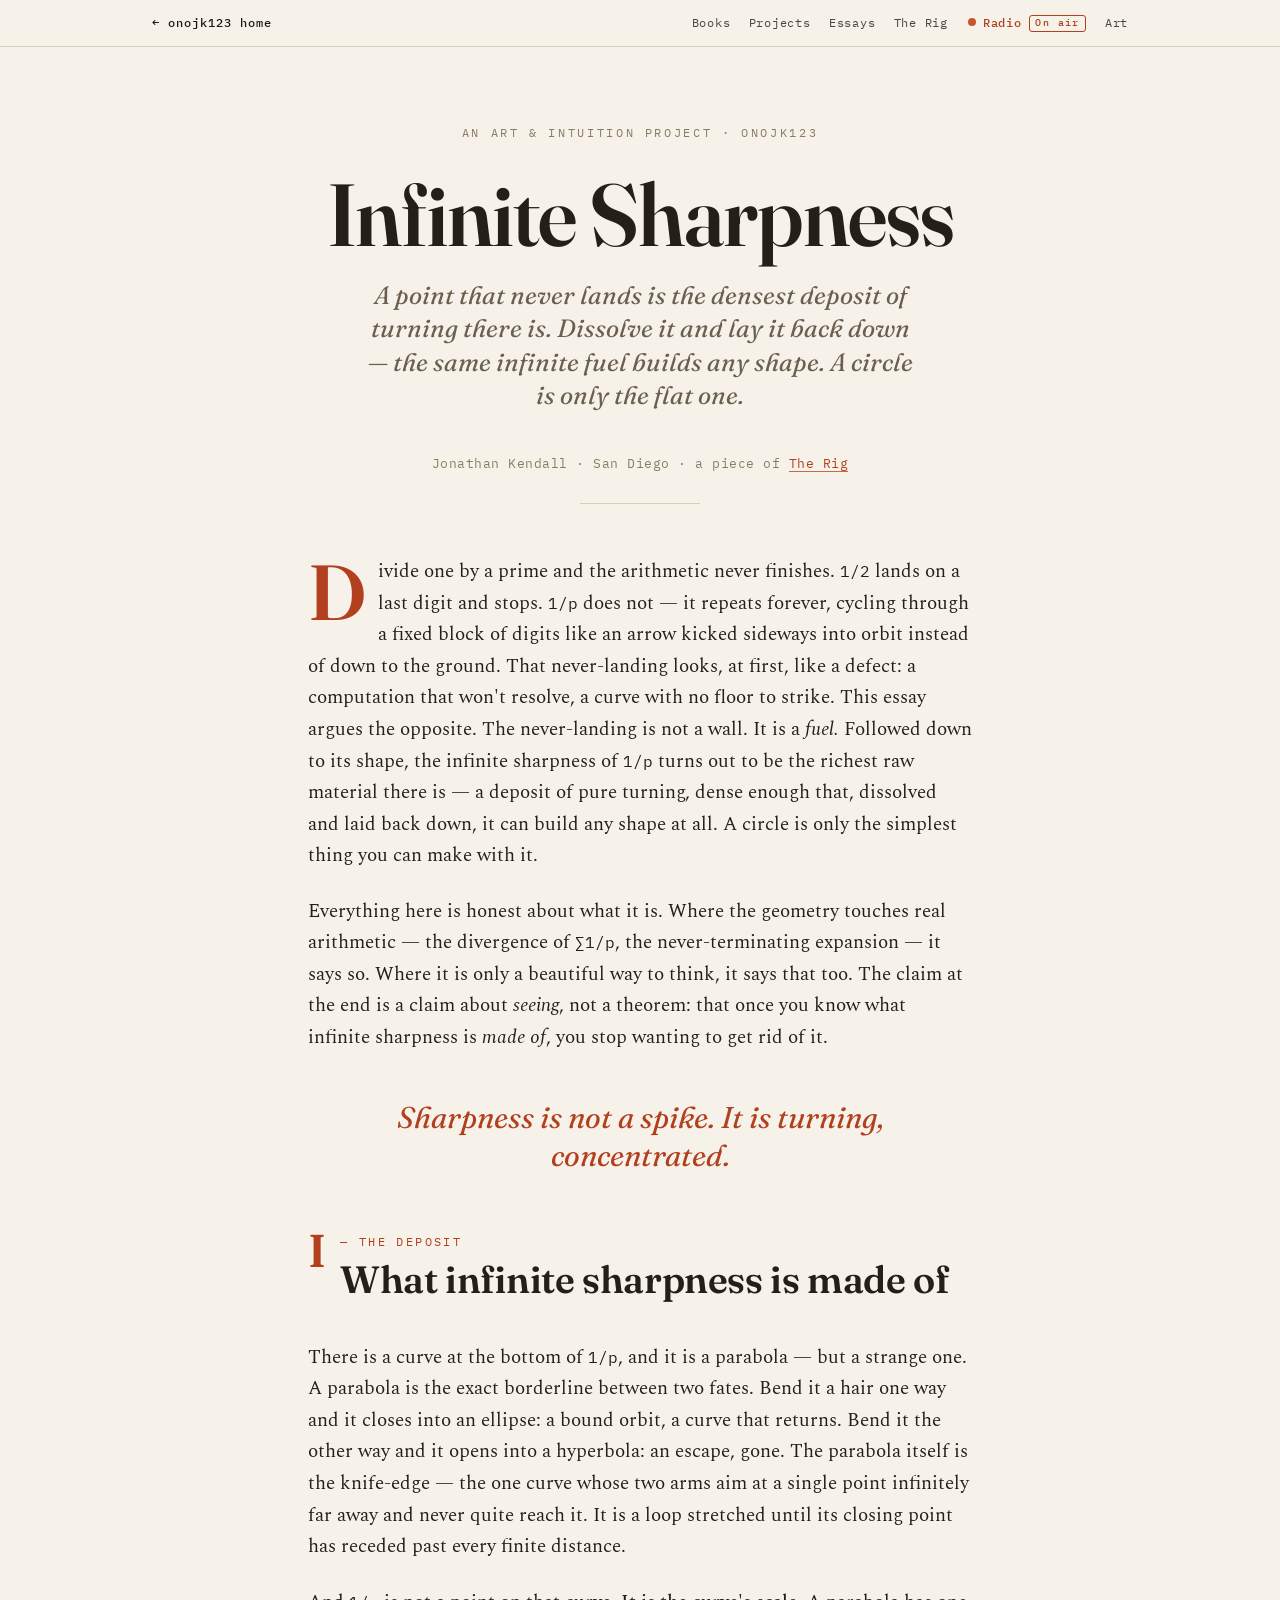
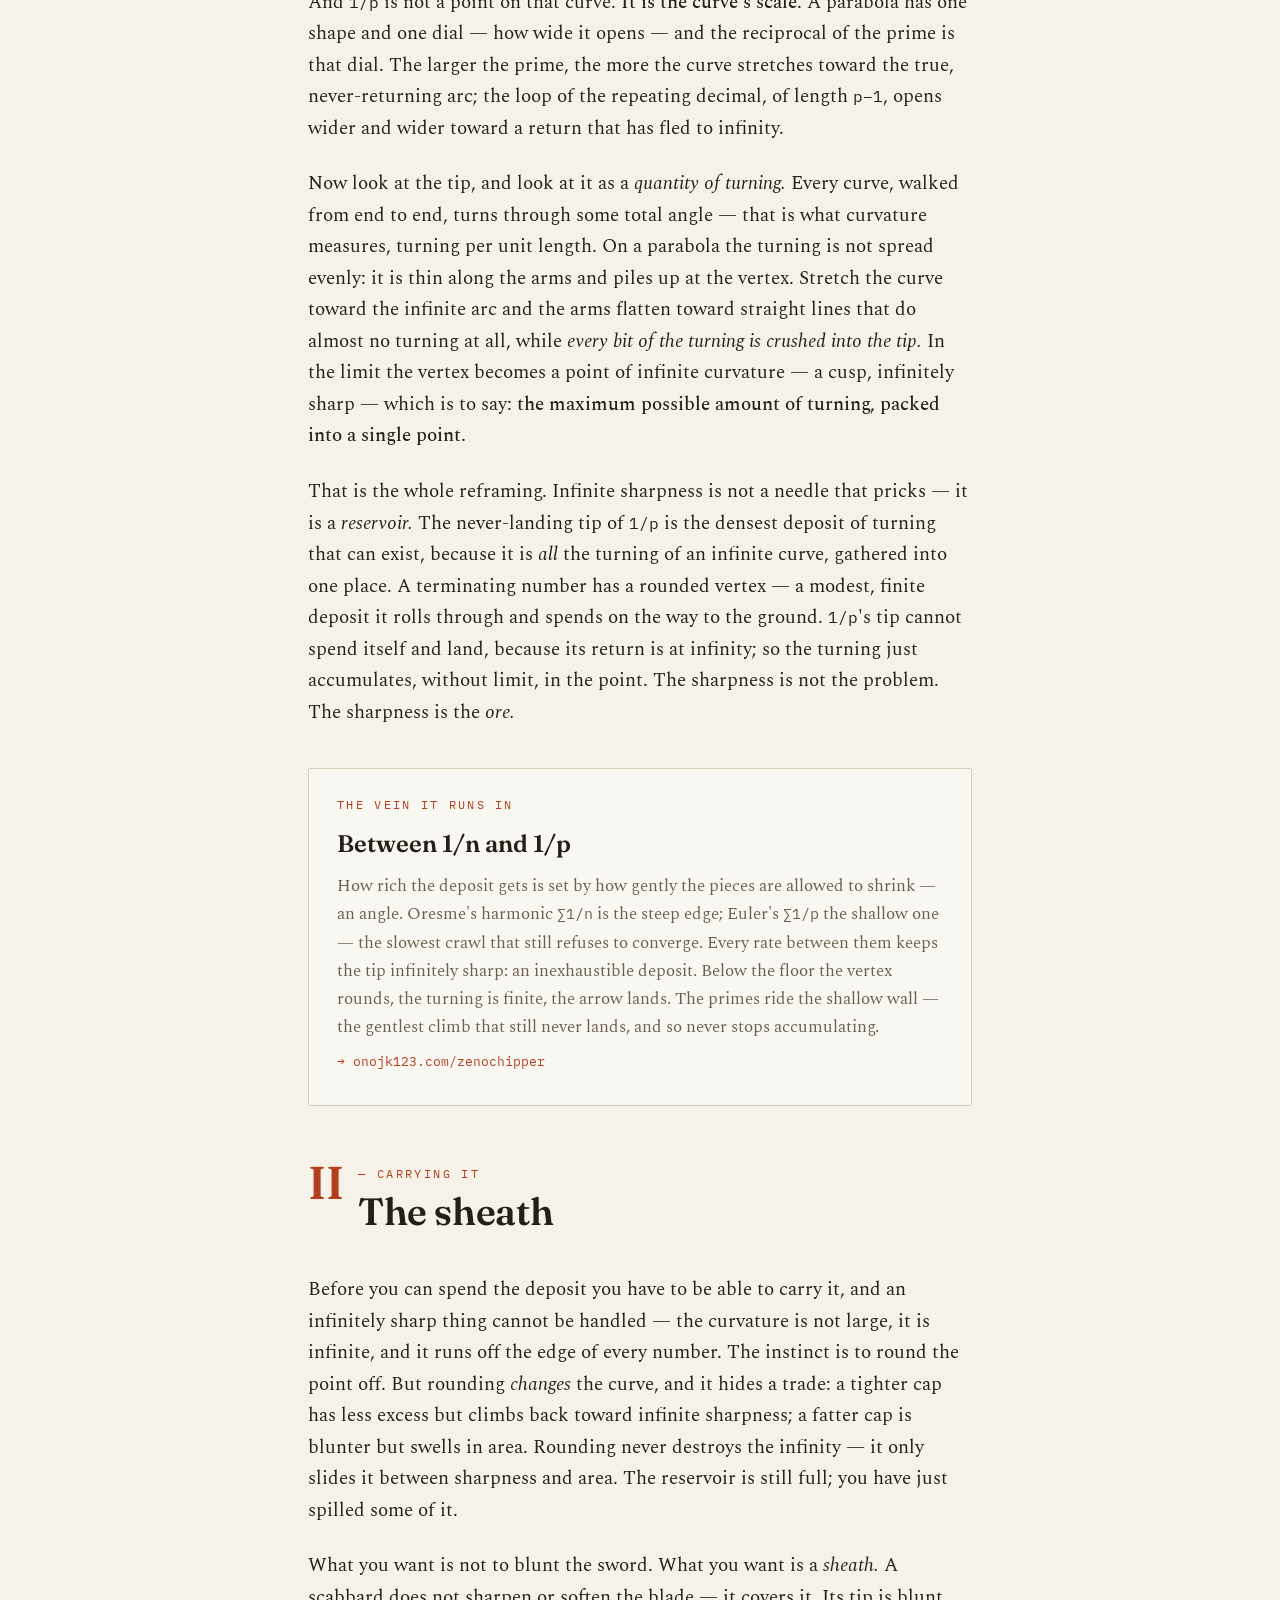
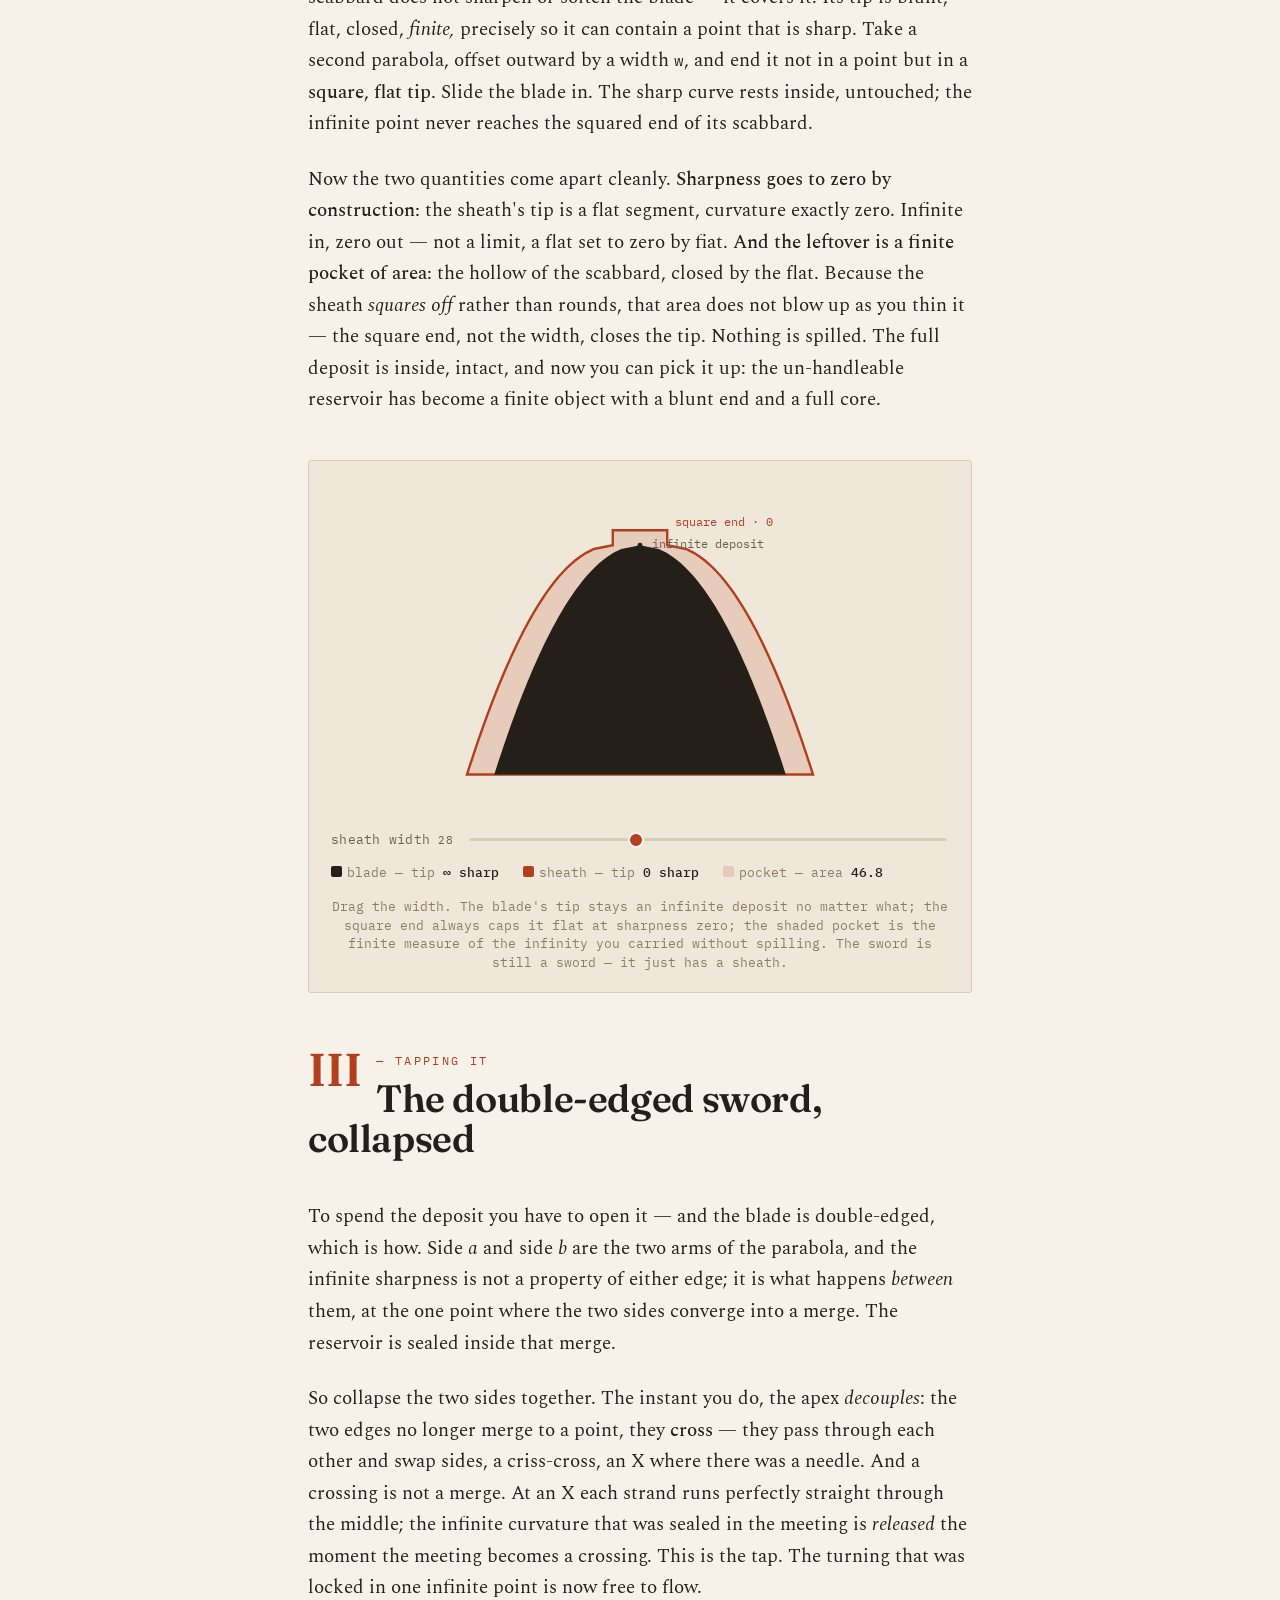
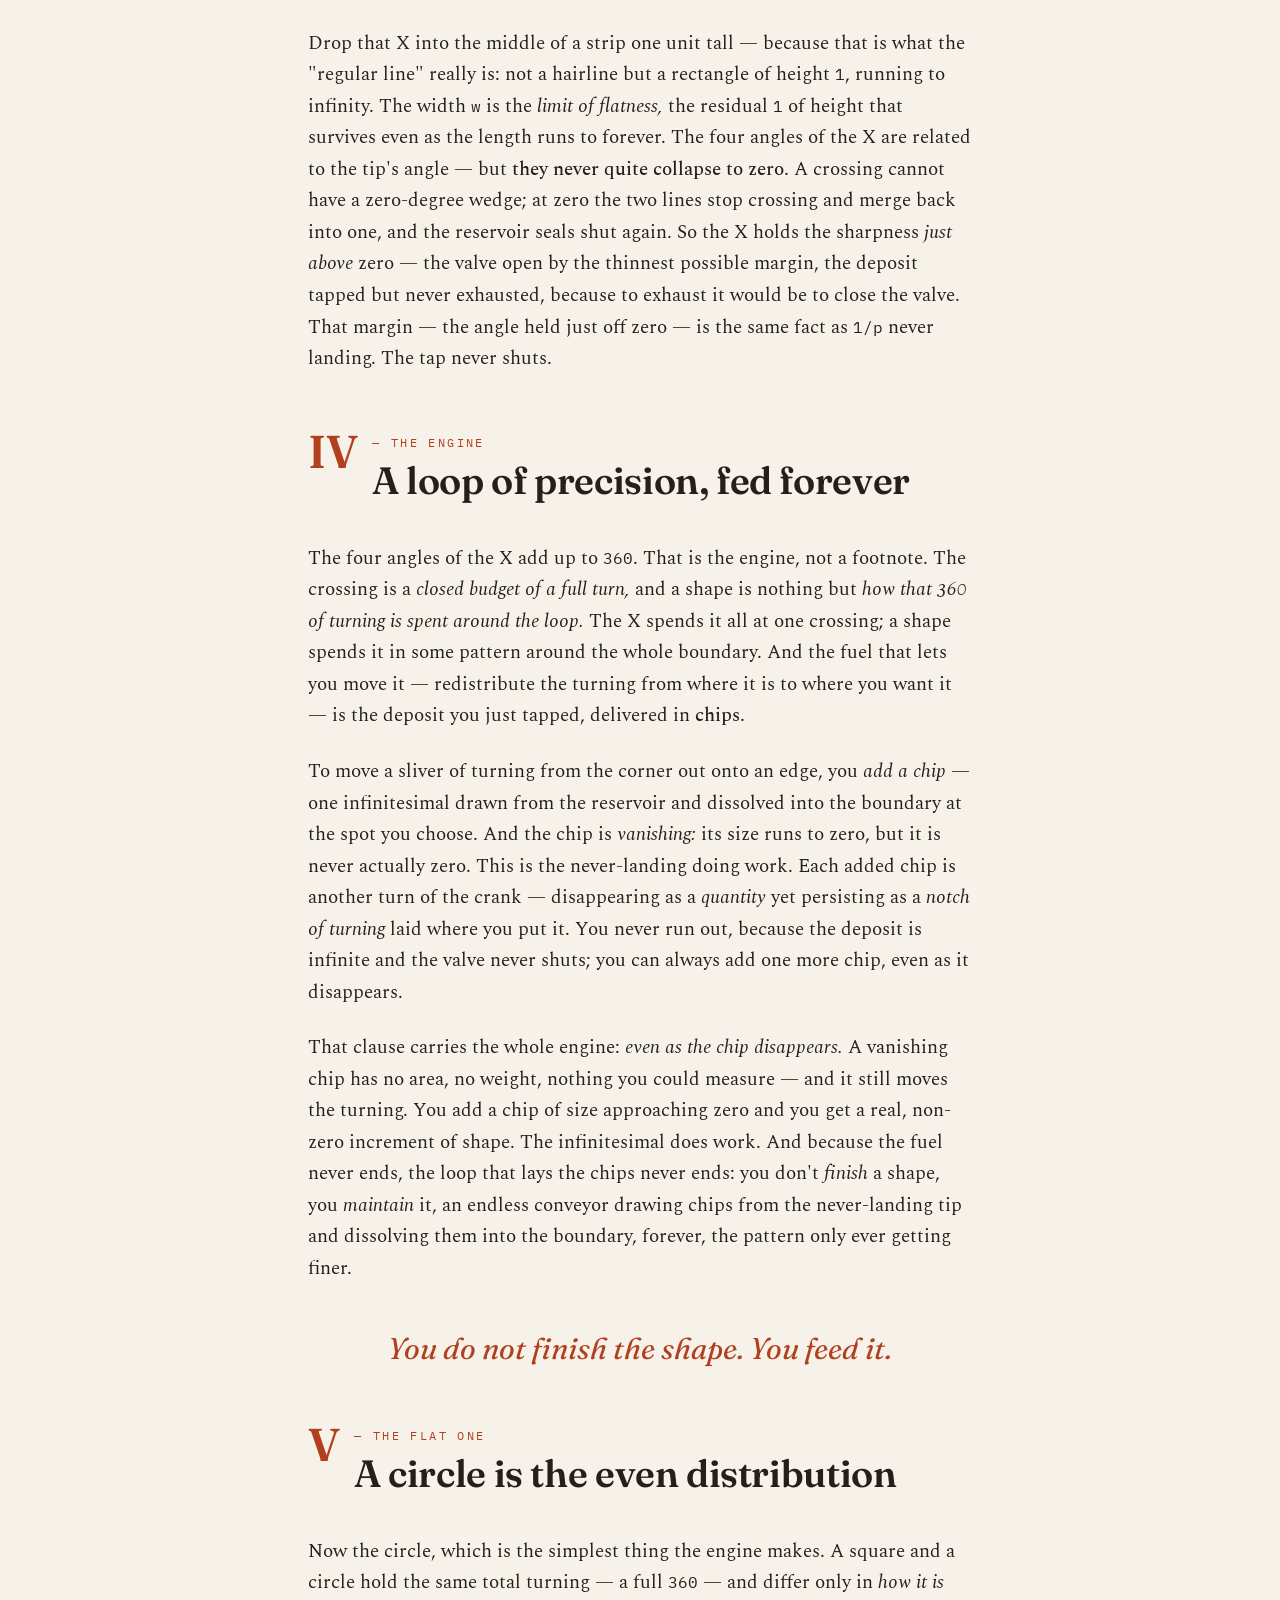
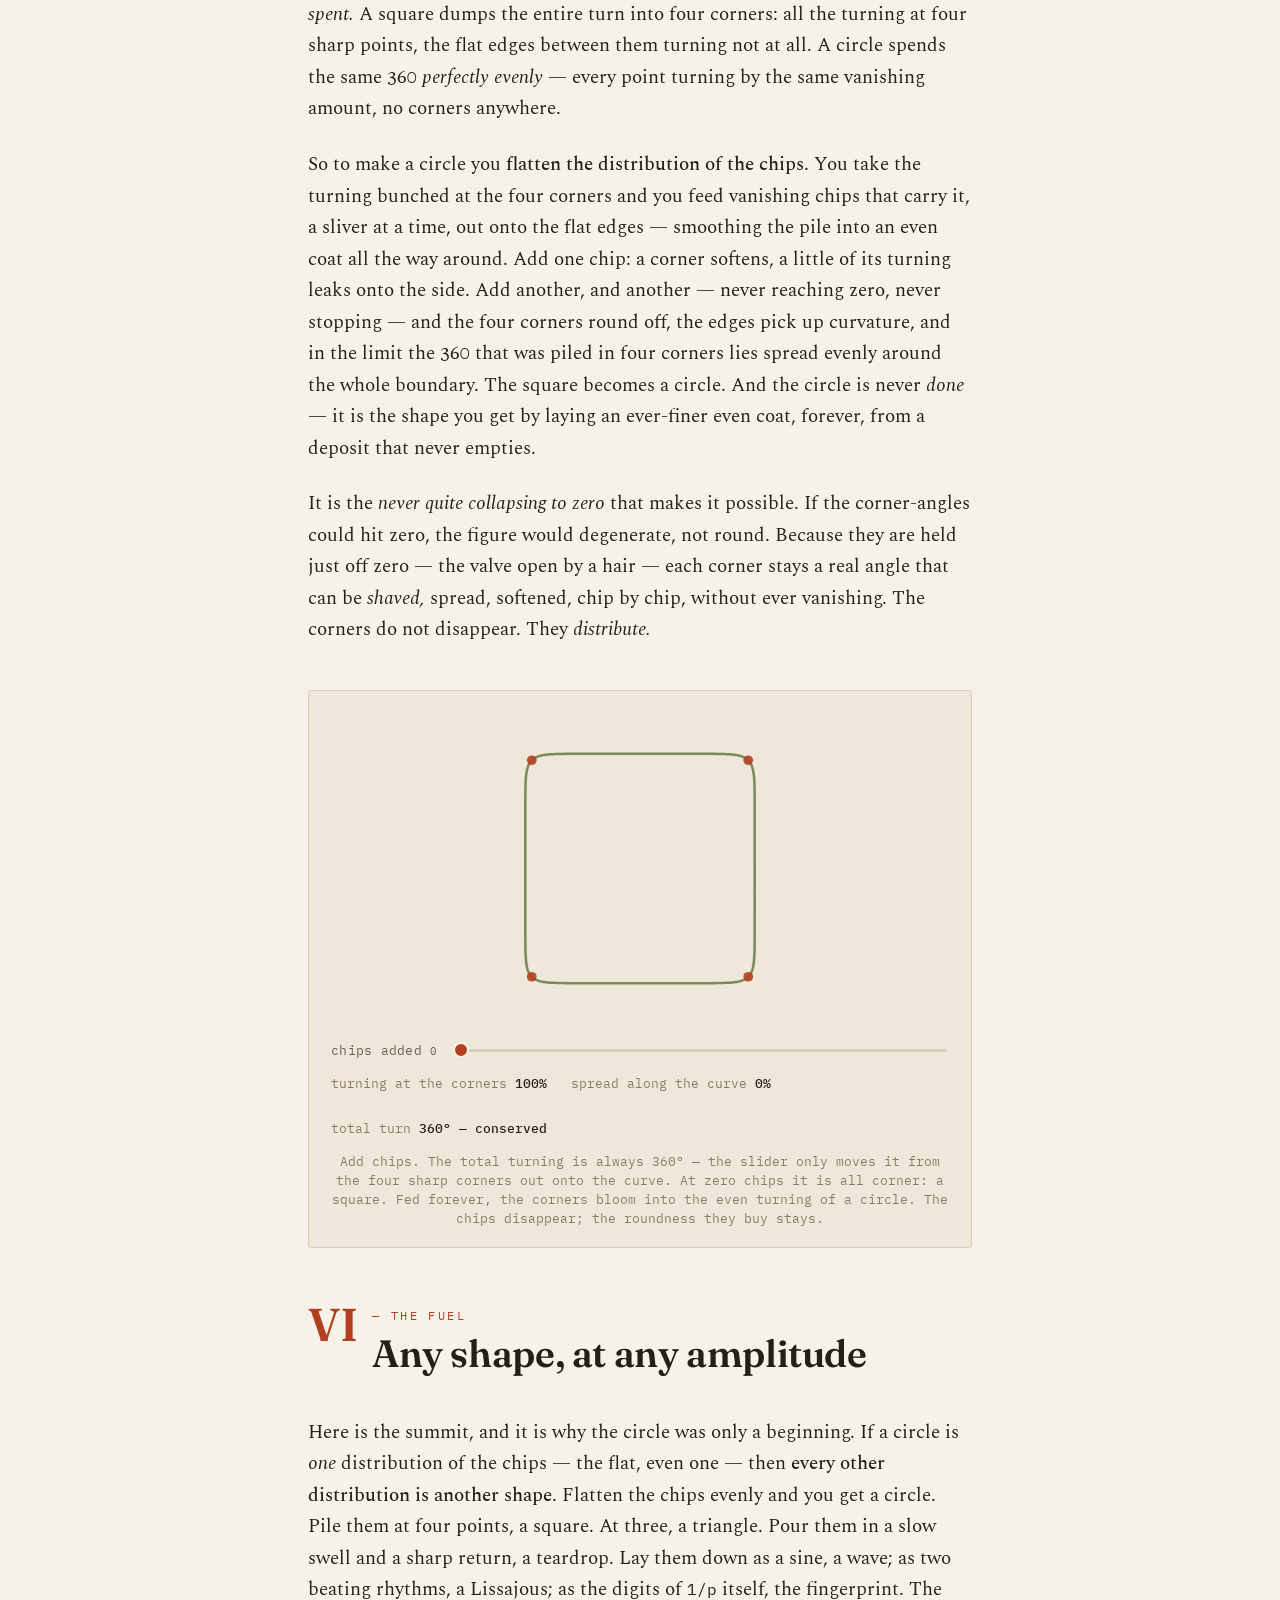
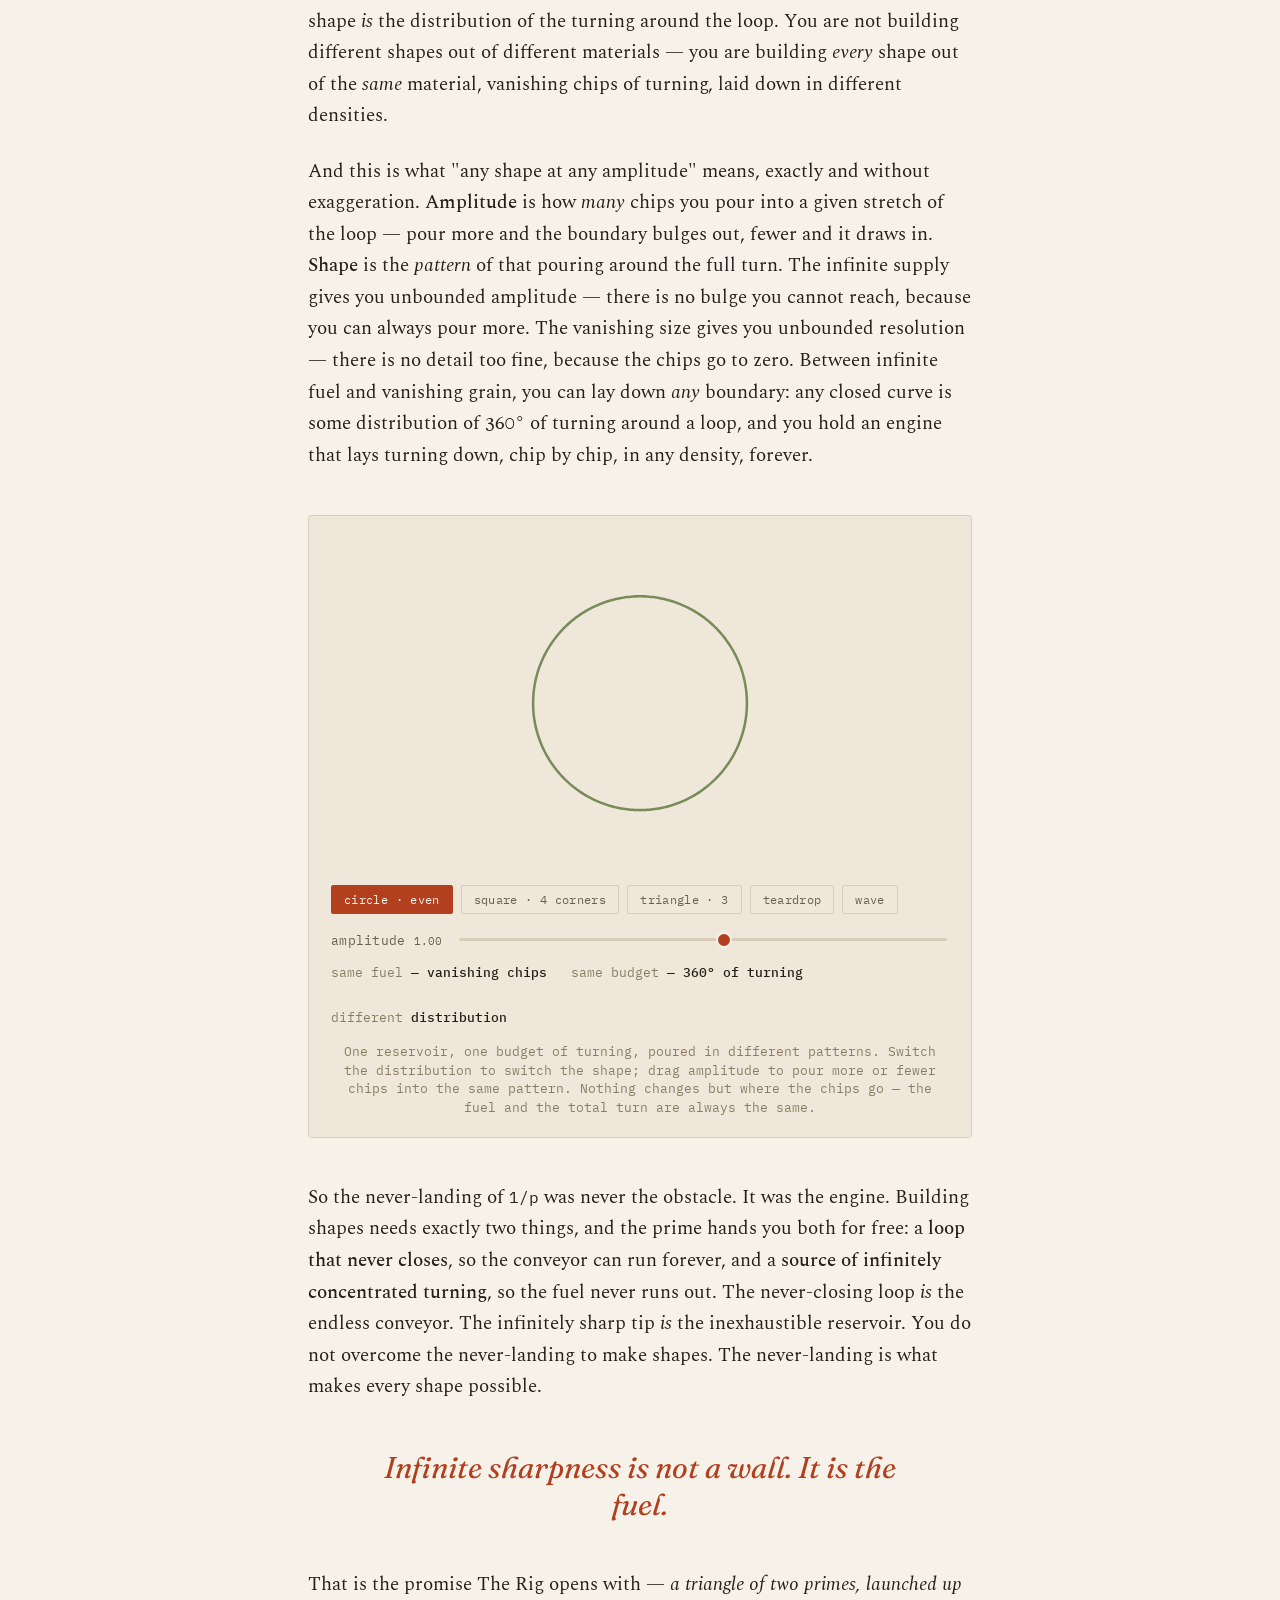
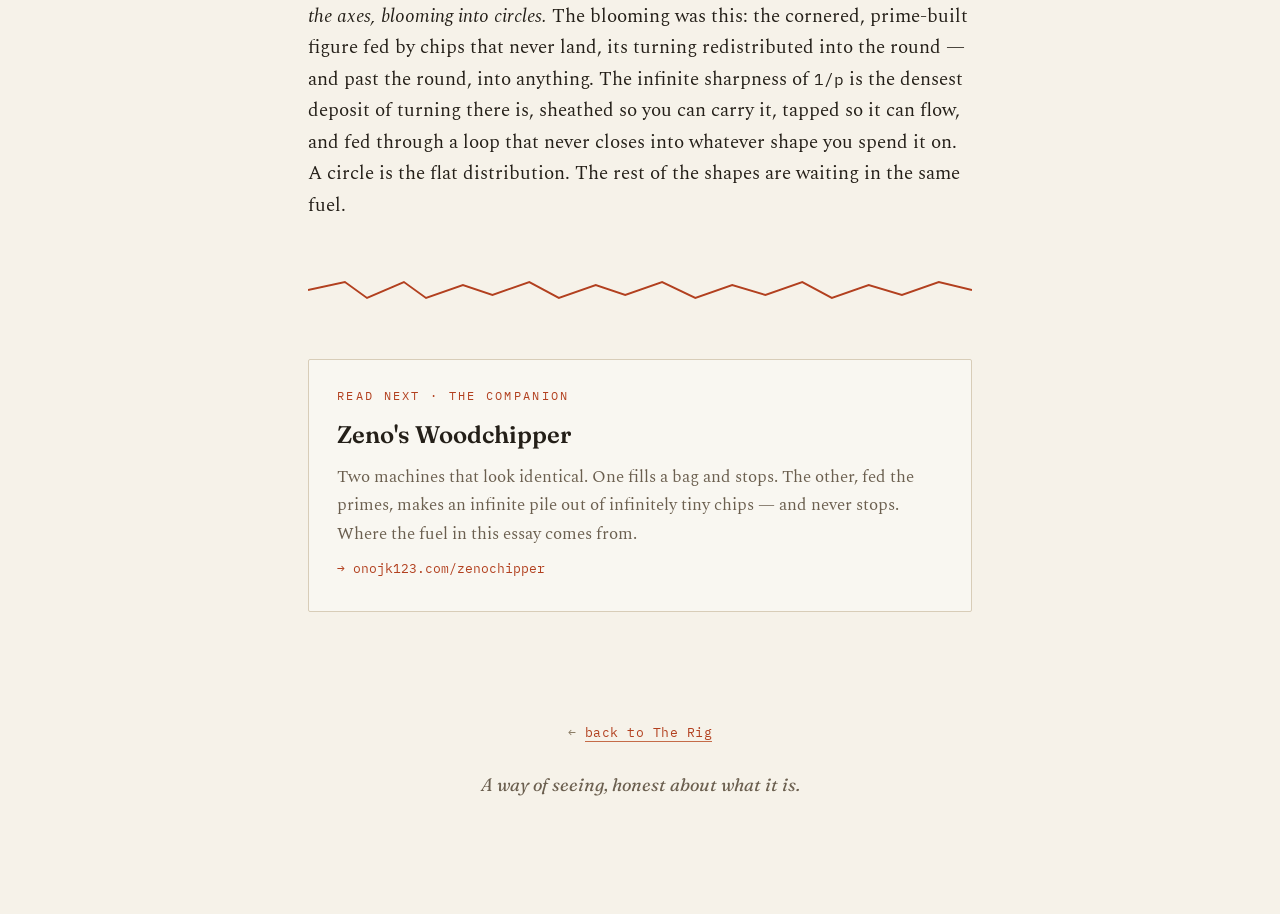
<file: infinite-sharpness/index.html>
<!DOCTYPE html>
<html lang="en">
<head>
<meta charset="utf-8">
<meta name="viewport" content="width=device-width, initial-scale=1">
<title>Infinite Sharpness — onojk123</title>
<meta name="description" content="1/p sharpens turning to a point that never lands. Dissolve that point and lay it back down chip by chip, and the same infinite fuel builds any shape at any amplitude — a circle is only the flat one.">
<link rel="preconnect" href="https://fonts.googleapis.com">
<link rel="preconnect" href="https://fonts.gstatic.com" crossorigin>
<link href="https://fonts.googleapis.com/css2?family=Fraunces:opsz,wght@9..144,400;9..144,500;9..144,600&family=Spectral:ital,wght@0,400;0,500;1,400;1,500&family=IBM+Plex+Mono:wght@400;500&display=swap" rel="stylesheet">
<style>
  :root{
    --paper:#f6f2e9; --ink:#241f18; --soft:#6b5f4f; --faint:#8a7c64;
    --rule:#d8cdb8; --kink:#b2401f; --kink-soft:#c56b48; --panel:#efe8da;
    --blade:#241f18; --sheath:#b2401f; --pocket:#e7c9ba; --curve:#7a8b5a;
  }
  *{box-sizing:border-box;}
  html{-webkit-text-size-adjust:100%;}
  body{margin:0;background:var(--paper);color:var(--ink);
    font-family:"Spectral",Georgia,serif;font-size:19px;line-height:1.66;
    font-feature-settings:"liga","onum";-webkit-font-smoothing:antialiased;}
  .wrap{max-width:720px;margin:0 auto;padding:0 28px;}
  header.top{padding:76px 0 0;}
  .eyebrow{font-family:"IBM Plex Mono",monospace;font-size:12px;letter-spacing:.22em;
    text-transform:uppercase;color:var(--faint);text-align:center;margin:0 0 30px;}
  h1{font-family:"Fraunces",serif;font-weight:600;font-size:clamp(48px,10.5vw,88px);
    line-height:.95;letter-spacing:-.015em;text-align:center;margin:0 0 4px;}
  .dek{font-family:"Fraunces",serif;font-style:italic;font-weight:400;
    font-size:clamp(20px,3.4vw,25px);line-height:1.34;color:var(--soft);
    text-align:center;max-width:35ch;margin:22px auto 0;}
  .byline{font-family:"IBM Plex Mono",monospace;font-size:12.5px;letter-spacing:.04em;
    color:var(--faint);text-align:center;margin:40px 0 0;}
  .byline a{color:var(--kink);text-decoration:none;border-bottom:1px solid var(--kink-soft);}
  .rule-top{border:0;border-top:1px solid var(--rule);max-width:120px;margin:30px auto 0;}
  main{padding:52px 0 0;}
  p{margin:0 0 24px;} p.lead{margin-top:0;}
  .dropcap::first-letter{font-family:"Fraunces",serif;font-weight:600;float:left;
    font-size:78px;line-height:.72;padding:8px 12px 0 0;color:var(--kink);}
  em{font-style:italic;} strong{font-weight:500;}
  .mono{font-family:"IBM Plex Mono",monospace;font-size:.86em;}
  h2{font-family:"Fraunces",serif;font-weight:600;font-size:clamp(28px,5vw,38px);
    line-height:1.06;letter-spacing:-.01em;margin:8px 0 20px;}
  .sec-label{font-family:"IBM Plex Mono",monospace;font-size:12px;letter-spacing:.2em;
    text-transform:uppercase;color:var(--kink);margin:0 0 2px;}
  .numeral{font-family:"Fraunces",serif;font-weight:600;color:var(--kink);
    font-size:46px;line-height:1;float:left;padding:2px 14px 0 0;}
  .sec-head{overflow:hidden;margin:52px 0 22px;}
  .sec-head .sec-label{margin-top:6px;}
  figure{margin:44px 0;}
  figcaption{font-family:"IBM Plex Mono",monospace;font-size:12.5px;line-height:1.5;
    color:var(--faint);text-align:center;margin-top:14px;}
  .card{border:1px solid var(--rule);border-radius:2px;background:rgba(255,255,255,.35);
    padding:26px 28px;margin:40px 0;}
  .card .kicker{font-family:"IBM Plex Mono",monospace;font-size:11.5px;letter-spacing:.2em;
    text-transform:uppercase;color:var(--kink);margin:0 0 10px;}
  .card h3{font-family:"Fraunces",serif;font-weight:600;font-size:24px;margin:0 0 8px;}
  .card p{font-size:17px;color:var(--soft);margin:0 0 6px;}
  .card .go{font-family:"IBM Plex Mono",monospace;font-size:13px;color:var(--kink);margin-top:10px;}
  .card .go a{color:var(--kink);text-decoration:none;}
  .pull{font-family:"Fraunces",serif;font-style:italic;font-weight:400;
    font-size:clamp(22px,4vw,30px);line-height:1.24;color:var(--kink);
    text-align:center;margin:46px auto;max-width:28ch;}
  .zig{display:block;width:100%;height:34px;margin:52px 0;color:var(--kink);}
  .fig-interactive{background:var(--panel);border:1px solid var(--rule);border-radius:3px;
    padding:22px 20px 20px;margin:44px 0;}
  .fig-interactive svg{display:block;width:100%;height:auto;}
  .controls{display:flex;align-items:center;gap:14px;margin:16px 2px 4px;
    font-family:"IBM Plex Mono",monospace;font-size:12.5px;color:var(--soft);flex-wrap:wrap;}
  .controls label{white-space:nowrap;letter-spacing:.02em;}
  input[type=range]{-webkit-appearance:none;appearance:none;height:3px;background:var(--rule);
    border-radius:2px;flex:1 1 180px;min-width:140px;outline:none;}
  input[type=range]::-webkit-slider-thumb{-webkit-appearance:none;appearance:none;width:16px;height:16px;
    border-radius:50%;background:var(--kink);cursor:pointer;border:2px solid var(--paper);}
  input[type=range]::-moz-range-thumb{width:16px;height:16px;border-radius:50%;background:var(--kink);
    cursor:pointer;border:2px solid var(--paper);}
  .readout{display:flex;gap:24px;flex-wrap:wrap;margin:12px 2px 0;
    font-family:"IBM Plex Mono",monospace;font-size:12.5px;color:var(--faint);}
  .readout b{color:var(--ink);font-weight:500;}
  .swatch{display:inline-block;width:11px;height:11px;border-radius:2px;vertical-align:baseline;margin-right:5px;}
  .seg{display:flex;gap:8px;flex-wrap:wrap;margin:16px 2px 4px;}
  .seg button{font-family:"IBM Plex Mono",monospace;font-size:12px;letter-spacing:.03em;
    color:var(--soft);background:transparent;border:1px solid var(--rule);border-radius:2px;
    padding:6px 12px;cursor:pointer;transition:all .12s;}
  .seg button:hover{border-color:var(--kink-soft);color:var(--kink);}
  .seg button.on{background:var(--kink);color:var(--paper);border-color:var(--kink);}
  footer{padding:70px 0 90px;text-align:center;}
  footer .home{font-family:"IBM Plex Mono",monospace;font-size:13px;letter-spacing:.04em;color:var(--faint);}
  footer .home a{color:var(--kink);text-decoration:none;border-bottom:1px solid var(--kink-soft);}
  footer .sig{font-family:"Fraunces",serif;font-style:italic;color:var(--soft);margin-top:26px;font-size:18px;}
  @media (max-width:560px){body{font-size:18px;}.wrap{padding:0 20px;}header.top{padding:54px 0 0;}}
</style>
<link rel="stylesheet" href="/css/site-nav.css">
  <link rel="canonical" href="https://onojk123.com/infinite-sharpness/">
</head>
<body>
<!-- site nav (shared: /css/site-nav.css) -->
<nav class="sn" aria-label="Site">
  <div class="sn-in">
    <a class="sn-home" href="/">← onojk123 home</a>
    <ul>
      <li><a href="/#books">Books</a></li>
      <li><a href="/#projects">Projects</a></li>
      <li><a href="/#essays">Essays</a></li>
      <li><a href="/rig/">The Rig</a></li>
      <li><a class="sn-radio" href="/radio/"><span class="sn-dot" aria-hidden="true"></span>Radio<span class="sn-air">On air</span></a></li>
      <li><a href="/#art">Art</a></li>
    </ul>
  </div>
</nav>

<header class="top">
  <div class="wrap">
    <p class="eyebrow">An Art &amp; Intuition Project · onojk123</p>
    <h1>Infinite Sharpness</h1>
    <p class="dek">A point that never lands is the densest deposit of turning there is. Dissolve it and lay it back down — the same infinite fuel builds any shape. A circle is only the flat one.</p>
    <p class="byline">Jonathan Kendall · San Diego · a piece of <a href="/rig/">The Rig</a></p>
    <hr class="rule-top">
  </div>
</header>

<main>
  <div class="wrap">

    <p class="lead dropcap">Divide one by a prime and the arithmetic never finishes. <span class="mono">1/2</span> lands on a last digit and stops. <span class="mono">1/p</span> does not — it repeats forever, cycling through a fixed block of digits like an arrow kicked sideways into orbit instead of down to the ground. That never-landing looks, at first, like a defect: a computation that won't resolve, a curve with no floor to strike. This essay argues the opposite. The never-landing is not a wall. It is a <em>fuel.</em> Followed down to its shape, the infinite sharpness of <span class="mono">1/p</span> turns out to be the richest raw material there is — a deposit of pure turning, dense enough that, dissolved and laid back down, it can build any shape at all. A circle is only the simplest thing you can make with it.</p>

    <p>Everything here is honest about what it is. Where the geometry touches real arithmetic — the divergence of <span class="mono">&sum;1/p</span>, the never-terminating expansion — it says so. Where it is only a beautiful way to think, it says that too. The claim at the end is a claim about <em>seeing</em>, not a theorem: that once you know what infinite sharpness is <em>made of</em>, you stop wanting to get rid of it.</p>

    <p class="pull">Sharpness is not a spike. It is turning, concentrated.</p>

    <div class="sec-head">
      <span class="numeral">I</span>
      <p class="sec-label">&mdash; The deposit</p>
      <h2>What infinite sharpness is made of</h2>
    </div>

    <p>There is a curve at the bottom of <span class="mono">1/p</span>, and it is a parabola &mdash; but a strange one. A parabola is the exact borderline between two fates. Bend it a hair one way and it closes into an ellipse: a bound orbit, a curve that returns. Bend it the other way and it opens into a hyperbola: an escape, gone. The parabola itself is the knife-edge &mdash; the one curve whose two arms aim at a single point infinitely far away and never quite reach it. It is a loop stretched until its closing point has receded past every finite distance.</p>

    <p>And <span class="mono">1/p</span> is not a point on that curve. <strong>It is the curve's scale.</strong> A parabola has one shape and one dial &mdash; how wide it opens &mdash; and the reciprocal of the prime is that dial. The larger the prime, the more the curve stretches toward the true, never-returning arc; the loop of the repeating decimal, of length <span class="mono">p&minus;1</span>, opens wider and wider toward a return that has fled to infinity.</p>

    <p>Now look at the tip, and look at it as a <em>quantity of turning.</em> Every curve, walked from end to end, turns through some total angle &mdash; that is what curvature measures, turning per unit length. On a parabola the turning is not spread evenly: it is thin along the arms and piles up at the vertex. Stretch the curve toward the infinite arc and the arms flatten toward straight lines that do almost no turning at all, while <em>every bit of the turning is crushed into the tip.</em> In the limit the vertex becomes a point of infinite curvature &mdash; a cusp, infinitely sharp &mdash; which is to say: <strong>the maximum possible amount of turning, packed into a single point.</strong></p>

    <p>That is the whole reframing. Infinite sharpness is not a needle that pricks &mdash; it is a <em>reservoir.</em> The never-landing tip of <span class="mono">1/p</span> is the densest deposit of turning that can exist, because it is <em>all</em> the turning of an infinite curve, gathered into one place. A terminating number has a rounded vertex &mdash; a modest, finite deposit it rolls through and spends on the way to the ground. <span class="mono">1/p</span>'s tip cannot spend itself and land, because its return is at infinity; so the turning just accumulates, without limit, in the point. The sharpness is not the problem. The sharpness is the <em>ore.</em></p>

    <div class="card">
      <p class="kicker">The vein it runs in</p>
      <h3>Between 1/n and 1/p</h3>
      <p>How rich the deposit gets is set by how gently the pieces are allowed to shrink &mdash; an angle. Oresme's harmonic <span class="mono">&sum;1/n</span> is the steep edge; Euler's <span class="mono">&sum;1/p</span> the shallow one &mdash; the slowest crawl that still refuses to converge. Every rate between them keeps the tip infinitely sharp: an inexhaustible deposit. Below the floor the vertex rounds, the turning is finite, the arrow lands. The primes ride the shallow wall &mdash; the gentlest climb that still never lands, and so never stops accumulating.</p>
      <p class="go">&rarr; <a href="/zenochipper">onojk123.com/zenochipper</a></p>
    </div>

    <div class="sec-head">
      <span class="numeral">II</span>
      <p class="sec-label">&mdash; Carrying it</p>
      <h2>The sheath</h2>
    </div>

    <p>Before you can spend the deposit you have to be able to carry it, and an infinitely sharp thing cannot be handled &mdash; the curvature is not large, it is infinite, and it runs off the edge of every number. The instinct is to round the point off. But rounding <em>changes</em> the curve, and it hides a trade: a tighter cap has less excess but climbs back toward infinite sharpness; a fatter cap is blunter but swells in area. Rounding never destroys the infinity &mdash; it only slides it between sharpness and area. The reservoir is still full; you have just spilled some of it.</p>

    <p>What you want is not to blunt the sword. What you want is a <em>sheath.</em> A scabbard does not sharpen or soften the blade &mdash; it covers it. Its tip is blunt, flat, closed, <em>finite,</em> precisely so it can contain a point that is sharp. Take a second parabola, offset outward by a width <span class="mono">w</span>, and end it not in a point but in a <strong>square, flat tip.</strong> Slide the blade in. The sharp curve rests inside, untouched; the infinite point never reaches the squared end of its scabbard.</p>

    <p>Now the two quantities come apart cleanly. <strong>Sharpness goes to zero by construction:</strong> the sheath's tip is a flat segment, curvature exactly zero. Infinite in, zero out &mdash; not a limit, a flat set to zero by fiat. <strong>And the leftover is a finite pocket of area:</strong> the hollow of the scabbard, closed by the flat. Because the sheath <em>squares off</em> rather than rounds, that area does not blow up as you thin it &mdash; the square end, not the width, closes the tip. Nothing is spilled. The full deposit is inside, intact, and now you can pick it up: the un-handleable reservoir has become a finite object with a blunt end and a full core.</p>

    <figure class="fig-interactive">
      <svg id="sheathSvg" viewBox="0 0 640 340" aria-label="A sharp parabola blade inside a square-ended parabola sheath, with the finite pocket shaded between them."></svg>
      <div class="controls">
        <label for="wSlider">sheath width&nbsp;<span class="mono" id="wVal">28</span></label>
        <input id="wSlider" type="range" min="6" max="70" value="28" step="1">
      </div>
      <div class="readout">
        <span><span class="swatch" style="background:var(--blade)"></span>blade &mdash; tip <b>&infin; sharp</b></span>
        <span><span class="swatch" style="background:var(--sheath)"></span>sheath &mdash; tip <b>0 sharp</b></span>
        <span><span class="swatch" style="background:var(--pocket)"></span>pocket &mdash; area <b id="areaVal">&mdash;</b></span>
      </div>
      <figcaption>Drag the width. The blade's tip stays an infinite deposit no matter what; the square end always caps it flat at sharpness zero; the shaded pocket is the finite measure of the infinity you carried without spilling. The sword is still a sword &mdash; it just has a sheath.</figcaption>
    </figure>

    <div class="sec-head">
      <span class="numeral">III</span>
      <p class="sec-label">&mdash; Tapping it</p>
      <h2>The double-edged sword, collapsed</h2>
    </div>

    <p>To spend the deposit you have to open it &mdash; and the blade is double-edged, which is how. Side <em>a</em> and side <em>b</em> are the two arms of the parabola, and the infinite sharpness is not a property of either edge; it is what happens <em>between</em> them, at the one point where the two sides converge into a merge. The reservoir is sealed inside that merge.</p>

    <p>So collapse the two sides together. The instant you do, the apex <em>decouples</em>: the two edges no longer merge to a point, they <strong>cross</strong> &mdash; they pass through each other and swap sides, a criss-cross, an X where there was a needle. And a crossing is not a merge. At an X each strand runs perfectly straight through the middle; the infinite curvature that was sealed in the meeting is <em>released</em> the moment the meeting becomes a crossing. This is the tap. The turning that was locked in one infinite point is now free to flow.</p>

    <p>Drop that X into the middle of a strip one unit tall &mdash; because that is what the "regular line" really is: not a hairline but a rectangle of height <span class="mono">1</span>, running to infinity. The width <span class="mono">w</span> is the <em>limit of flatness,</em> the residual <span class="mono">1</span> of height that survives even as the length runs to forever. The four angles of the X are related to the tip's angle &mdash; but <strong>they never quite collapse to zero.</strong> A crossing cannot have a zero-degree wedge; at zero the two lines stop crossing and merge back into one, and the reservoir seals shut again. So the X holds the sharpness <em>just above</em> zero &mdash; the valve open by the thinnest possible margin, the deposit tapped but never exhausted, because to exhaust it would be to close the valve. That margin &mdash; the angle held just off zero &mdash; is the same fact as <span class="mono">1/p</span> never landing. The tap never shuts.</p>

    <div class="sec-head">
      <span class="numeral">IV</span>
      <p class="sec-label">&mdash; The engine</p>
      <h2>A loop of precision, fed forever</h2>
    </div>

    <p>The four angles of the X add up to <span class="mono">360</span>. That is the engine, not a footnote. The crossing is a <em>closed budget of a full turn,</em> and a shape is nothing but <em>how that 360 of turning is spent around the loop.</em> The X spends it all at one crossing; a shape spends it in some pattern around the whole boundary. And the fuel that lets you move it &mdash; redistribute the turning from where it is to where you want it &mdash; is the deposit you just tapped, delivered in <strong>chips.</strong></p>

    <p>To move a sliver of turning from the corner out onto an edge, you <em>add a chip</em> &mdash; one infinitesimal drawn from the reservoir and dissolved into the boundary at the spot you choose. And the chip is <em>vanishing:</em> its size runs to zero, but it is never actually zero. This is the never-landing doing work. Each added chip is another turn of the crank &mdash; disappearing as a <em>quantity</em> yet persisting as a <em>notch of turning</em> laid where you put it. You never run out, because the deposit is infinite and the valve never shuts; you can always add one more chip, even as it disappears.</p>

    <p>That clause carries the whole engine: <em>even as the chip disappears.</em> A vanishing chip has no area, no weight, nothing you could measure &mdash; and it still moves the turning. You add a chip of size approaching zero and you get a real, non-zero increment of shape. The infinitesimal does work. And because the fuel never ends, the loop that lays the chips never ends: you don't <em>finish</em> a shape, you <em>maintain</em> it, an endless conveyor drawing chips from the never-landing tip and dissolving them into the boundary, forever, the pattern only ever getting finer.</p>

    <p class="pull">You do not finish the shape. You feed it.</p>

    <div class="sec-head">
      <span class="numeral">V</span>
      <p class="sec-label">&mdash; The flat one</p>
      <h2>A circle is the even distribution</h2>
    </div>

    <p>Now the circle, which is the simplest thing the engine makes. A square and a circle hold the same total turning &mdash; a full <span class="mono">360</span> &mdash; and differ only in <em>how it is spent.</em> A square dumps the entire turn into four corners: all the turning at four sharp points, the flat edges between them turning not at all. A circle spends the same 360 <em>perfectly evenly</em> &mdash; every point turning by the same vanishing amount, no corners anywhere.</p>

    <p>So to make a circle you <strong>flatten the distribution of the chips.</strong> You take the turning bunched at the four corners and you feed vanishing chips that carry it, a sliver at a time, out onto the flat edges &mdash; smoothing the pile into an even coat all the way around. Add one chip: a corner softens, a little of its turning leaks onto the side. Add another, and another &mdash; never reaching zero, never stopping &mdash; and the four corners round off, the edges pick up curvature, and in the limit the 360 that was piled in four corners lies spread evenly around the whole boundary. The square becomes a circle. And the circle is never <em>done</em> &mdash; it is the shape you get by laying an ever-finer even coat, forever, from a deposit that never empties.</p>

    <p>It is the <em>never quite collapsing to zero</em> that makes it possible. If the corner-angles could hit zero, the figure would degenerate, not round. Because they are held just off zero &mdash; the valve open by a hair &mdash; each corner stays a real angle that can be <em>shaved,</em> spread, softened, chip by chip, without ever vanishing. The corners do not disappear. They <em>distribute.</em></p>

    <figure class="fig-interactive">
      <svg id="circSvg" viewBox="0 0 640 320" aria-label="A square rounding into a circle as chips are added."></svg>
      <div class="controls">
        <label for="cSlider">chips added&nbsp;<span class="mono" id="cVal">0</span></label>
        <input id="cSlider" type="range" min="0" max="100" value="0" step="1">
      </div>
      <div class="readout">
        <span>turning at the corners <b id="cornerVal">100%</b></span>
        <span>spread along the curve <b id="spreadVal">0%</b></span>
        <span>total turn <b>360&deg; &mdash; conserved</b></span>
      </div>
      <figcaption>Add chips. The total turning is always 360&deg; &mdash; the slider only moves it from the four sharp corners out onto the curve. At zero chips it is all corner: a square. Fed forever, the corners bloom into the even turning of a circle. The chips disappear; the roundness they buy stays.</figcaption>
    </figure>

    <div class="sec-head">
      <span class="numeral">VI</span>
      <p class="sec-label">&mdash; The fuel</p>
      <h2>Any shape, at any amplitude</h2>
    </div>

    <p>Here is the summit, and it is why the circle was only a beginning. If a circle is <em>one</em> distribution of the chips &mdash; the flat, even one &mdash; then <strong>every other distribution is another shape.</strong> Flatten the chips evenly and you get a circle. Pile them at four points, a square. At three, a triangle. Pour them in a slow swell and a sharp return, a teardrop. Lay them down as a sine, a wave; as two beating rhythms, a Lissajous; as the digits of <span class="mono">1/p</span> itself, the fingerprint. The shape <em>is</em> the distribution of the turning around the loop. You are not building different shapes out of different materials &mdash; you are building <em>every</em> shape out of the <em>same</em> material, vanishing chips of turning, laid down in different densities.</p>

    <p>And this is what "any shape at any amplitude" means, exactly and without exaggeration. <strong>Amplitude</strong> is how <em>many</em> chips you pour into a given stretch of the loop &mdash; pour more and the boundary bulges out, fewer and it draws in. <strong>Shape</strong> is the <em>pattern</em> of that pouring around the full turn. The infinite supply gives you unbounded amplitude &mdash; there is no bulge you cannot reach, because you can always pour more. The vanishing size gives you unbounded resolution &mdash; there is no detail too fine, because the chips go to zero. Between infinite fuel and vanishing grain, you can lay down <em>any</em> boundary: any closed curve is some distribution of 360&deg; of turning around a loop, and you hold an engine that lays turning down, chip by chip, in any density, forever.</p>

    <figure class="fig-interactive">
      <svg id="shapeSvg" viewBox="0 0 640 340" aria-label="One budget of turning redistributed into different shapes."></svg>
      <div class="seg" id="shapeSeg">
        <button data-shape="circle" class="on">circle &middot; even</button>
        <button data-shape="square">square &middot; 4 corners</button>
        <button data-shape="triangle">triangle &middot; 3</button>
        <button data-shape="teardrop">teardrop</button>
        <button data-shape="wave">wave</button>
      </div>
      <div class="controls">
        <label for="aSlider">amplitude&nbsp;<span class="mono" id="aVal">1.0</span></label>
        <input id="aSlider" type="range" min="40" max="150" value="100" step="1">
      </div>
      <div class="readout">
        <span>same fuel <b>&mdash; vanishing chips</b></span>
        <span>same budget <b>&mdash; 360&deg; of turning</b></span>
        <span>different <b>distribution</b></span>
      </div>
      <figcaption>One reservoir, one budget of turning, poured in different patterns. Switch the distribution to switch the shape; drag amplitude to pour more or fewer chips into the same pattern. Nothing changes but where the chips go &mdash; the fuel and the total turn are always the same.</figcaption>
    </figure>

    <p>So the never-landing of <span class="mono">1/p</span> was never the obstacle. It was the engine. Building shapes needs exactly two things, and the prime hands you both for free: a <strong>loop that never closes</strong>, so the conveyor can run forever, and a <strong>source of infinitely concentrated turning</strong>, so the fuel never runs out. The never-closing loop <em>is</em> the endless conveyor. The infinitely sharp tip <em>is</em> the inexhaustible reservoir. You do not overcome the never-landing to make shapes. The never-landing is what makes every shape possible.</p>

    <p class="pull">Infinite sharpness is not a wall. It is the fuel.</p>

    <p>That is the promise The Rig opens with &mdash; <em>a triangle of two primes, launched up the axes, blooming into circles.</em> The blooming was this: the cornered, prime-built figure fed by chips that never land, its turning redistributed into the round &mdash; and past the round, into anything. The infinite sharpness of <span class="mono">1/p</span> is the densest deposit of turning there is, sheathed so you can carry it, tapped so it can flow, and fed through a loop that never closes into whatever shape you spend it on. A circle is the flat distribution. The rest of the shapes are waiting in the same fuel.</p>

    <svg class="zig" viewBox="0 0 720 34" preserveAspectRatio="none" aria-hidden="true">
      <path d="M0 17 L40 9 L64 25 L104 9 L128 25 L168 12 L200 22 L240 9 L272 25 L312 12 L344 22 L384 9 L420 25 L460 12 L496 22 L536 9 L568 25 L608 12 L644 22 L684 9 L720 17"
            fill="none" stroke="currentColor" stroke-width="2"/>
    </svg>

    <div class="card">
      <p class="kicker">Read next &middot; the companion</p>
      <h3>Zeno's Woodchipper</h3>
      <p>Two machines that look identical. One fills a bag and stops. The other, fed the primes, makes an infinite pile out of infinitely tiny chips &mdash; and never stops. Where the fuel in this essay comes from.</p>
      <p class="go">&rarr; <a href="/zenochipper">onojk123.com/zenochipper</a></p>
    </div>

  </div>
</main>

<footer>
  <div class="wrap">
    <p class="home">&larr; <a href="/rig/">back to The Rig</a></p>
    <p class="sig">A way of seeing, honest about what it is.</p>
  </div>
</footer>

<script>
(function(){
  var SVGNS="http://www.w3.org/2000/svg";
  function el(n,a){var e=document.createElementNS(SVGNS,n);for(var k in a)e.setAttribute(k,a[k]);return e;}

  (function(){
    var svg=document.getElementById('sheathSvg');
    var slider=document.getElementById('wSlider');
    var wVal=document.getElementById('wVal'), areaVal=document.getElementById('areaVal');
    var cx=320, topY=64, botY=300, k=150;
    function bladePath(){
      var N=60,d="M "+cx+" "+topY,i,t,y,dx,right=[],left=[];
      for(i=0;i<=N;i++){t=i/N;y=topY+t*(botY-topY);dx=k*Math.sqrt(t);right.push([cx+dx,y]);left.push([cx-dx,y]);}
      for(i=0;i<=N;i++)d+=" L "+right[i][0].toFixed(2)+" "+right[i][1].toFixed(2);
      for(i=N;i>=0;i--)d+=" L "+left[i][0].toFixed(2)+" "+left[i][1].toFixed(2);
      return d+" Z";
    }
    function sheathPath(w){
      var N=60,i,t,y,dx,right=[],left=[],flatTopY=topY-w*0.55,hf=w;
      for(i=0;i<=N;i++){t=i/N;y=topY+t*(botY-topY);dx=k*Math.sqrt(t)+w;right.push([cx+dx,y]);left.push([cx-dx,y]);}
      var d="M "+(cx-hf).toFixed(2)+" "+flatTopY.toFixed(2);
      d+=" L "+(cx+hf).toFixed(2)+" "+flatTopY.toFixed(2);
      for(i=0;i<=N;i++)d+=" L "+right[i][0].toFixed(2)+" "+right[i][1].toFixed(2);
      for(i=N;i>=0;i--)d+=" L "+left[i][0].toFixed(2)+" "+left[i][1].toFixed(2);
      return d+" Z";
    }
    function draw(w){
      while(svg.firstChild)svg.removeChild(svg.firstChild);
      svg.appendChild(el('path',{d:sheathPath(w)+" "+bladePath(),fill:'var(--pocket)','fill-rule':'evenodd',opacity:'0.9'}));
      svg.appendChild(el('path',{d:sheathPath(w),fill:'none',stroke:'var(--sheath)','stroke-width':'2.5','stroke-linejoin':'miter'}));
      svg.appendChild(el('path',{d:bladePath(),fill:'var(--blade)'}));
      svg.appendChild(el('circle',{cx:cx,cy:topY,r:'2.5',fill:'var(--blade)'}));
      var lb=el('text',{x:cx+12,y:topY+3,'font-family':'IBM Plex Mono, monospace','font-size':'12',fill:'var(--soft)'});lb.textContent='infinite deposit';svg.appendChild(lb);
      var ft=topY-w*0.55;
      var ls=el('text',{x:cx+w+8,y:ft-4,'font-family':'IBM Plex Mono, monospace','font-size':'12',fill:'var(--sheath)'});ls.textContent='square end \u00b7 0';svg.appendChild(ls);
      var area=(w*(k*0.9)+w*w*1.15)/100;
      areaVal.textContent=area.toFixed(1); wVal.textContent=w;
    }
    slider.addEventListener('input',function(){draw(parseInt(slider.value,10));});
    draw(parseInt(slider.value,10));
  })();

  (function(){
    var svg=document.getElementById('circSvg');
    var slider=document.getElementById('cSlider');
    var cVal=document.getElementById('cVal'), cornerVal=document.getElementById('cornerVal'), spreadVal=document.getElementById('spreadVal');
    var cx=320, cy=160, R=118;
    function superellipse(n){
      var N=240,d="",i,t,c,s,x,y;
      for(i=0;i<=N;i++){
        t=2*Math.PI*i/N; c=Math.cos(t); s=Math.sin(t);
        x=cx+R*Math.sign(c)*Math.pow(Math.abs(c),2/n);
        y=cy+R*Math.sign(s)*Math.pow(Math.abs(s),2/n);
        d+=(i===0?"M ":" L ")+x.toFixed(2)+" "+y.toFixed(2);
      }
      return d+" Z";
    }
    function draw(chips){
      var frac=chips/100, n=12-frac*10;
      while(svg.firstChild)svg.removeChild(svg.firstChild);
      svg.appendChild(el('path',{d:superellipse(12),fill:'none',stroke:'var(--rule)','stroke-width':'1','stroke-dasharray':'4 4'}));
      svg.appendChild(el('path',{d:superellipse(n),fill:'none',stroke:'var(--curve)','stroke-width':'2.6','stroke-linejoin':'round'}));
      var pts=[[1,1],[-1,1],[-1,-1],[1,-1]], i, cornerSharp=Math.max(0,1-frac);
      for(i=0;i<4;i++){
        var c=Math.SQRT1_2*pts[i][0], s=Math.SQRT1_2*pts[i][1];
        var x=cx+R*Math.sign(c)*Math.pow(Math.abs(c),2/n);
        var y=cy+R*Math.sign(s)*Math.pow(Math.abs(s),2/n);
        svg.appendChild(el('circle',{cx:x.toFixed(2),cy:y.toFixed(2),r:(2+3*cornerSharp).toFixed(2),
          fill:'var(--kink)',opacity:(0.35+0.55*cornerSharp).toFixed(2)}));
      }
      cVal.textContent=chips;
      var cp=Math.round(cornerSharp*100);
      cornerVal.textContent=cp+'%'; spreadVal.textContent=(100-cp)+'%';
    }
    slider.addEventListener('input',function(){draw(parseInt(slider.value,10));});
    draw(parseInt(slider.value,10));
  })();

  (function(){
    var svg=document.getElementById('shapeSvg');
    var seg=document.getElementById('shapeSeg');
    var aSlider=document.getElementById('aSlider'), aVal=document.getElementById('aVal');
    var cx=320, cy=170, baseR=110, shape='circle';
    function radius(shape,t){
      switch(shape){
        case 'circle': return 1;
        case 'square': { var c=Math.abs(Math.cos(t)),s=Math.abs(Math.sin(t));
          return 1/Math.pow(Math.pow(c,8)+Math.pow(s,8),1/8); }
        case 'triangle': { return 1/(0.86+0.16*Math.cos(3*t-Math.PI/2)); }
        case 'teardrop': { return (1-0.55*Math.cos(t))/1.2; }
        case 'wave': { return 1+0.18*Math.sin(6*t); }
      }
      return 1;
    }
    function path(shape,amp){
      var N=360,d="",i,t,r,x,y;
      for(i=0;i<=N;i++){
        t=2*Math.PI*i/N; r=baseR*amp*radius(shape,t);
        x=cx+r*Math.cos(t); y=cy+r*Math.sin(t);
        d+=(i===0?"M ":" L ")+x.toFixed(2)+" "+y.toFixed(2);
      }
      return d+" Z";
    }
    function draw(){
      var amp=parseInt(aSlider.value,10)/100;
      aVal.textContent=amp.toFixed(2);
      while(svg.firstChild)svg.removeChild(svg.firstChild);
      svg.appendChild(el('circle',{cx:cx,cy:cy,r:(baseR*amp).toFixed(1),fill:'none',stroke:'var(--rule)','stroke-width':'1','stroke-dasharray':'4 4'}));
      svg.appendChild(el('path',{d:path(shape,amp),fill:'none',stroke:'var(--curve)','stroke-width':'2.6','stroke-linejoin':'round','stroke-linecap':'round'}));
    }
    Array.prototype.forEach.call(seg.querySelectorAll('button'),function(b){
      b.addEventListener('click',function(){
        Array.prototype.forEach.call(seg.querySelectorAll('button'),function(x){x.classList.remove('on');});
        b.classList.add('on'); shape=b.getAttribute('data-shape'); draw();
      });
    });
    aSlider.addEventListener('input',draw);
    draw();
  })();
})();
</script>

</body>
</html>
</file>
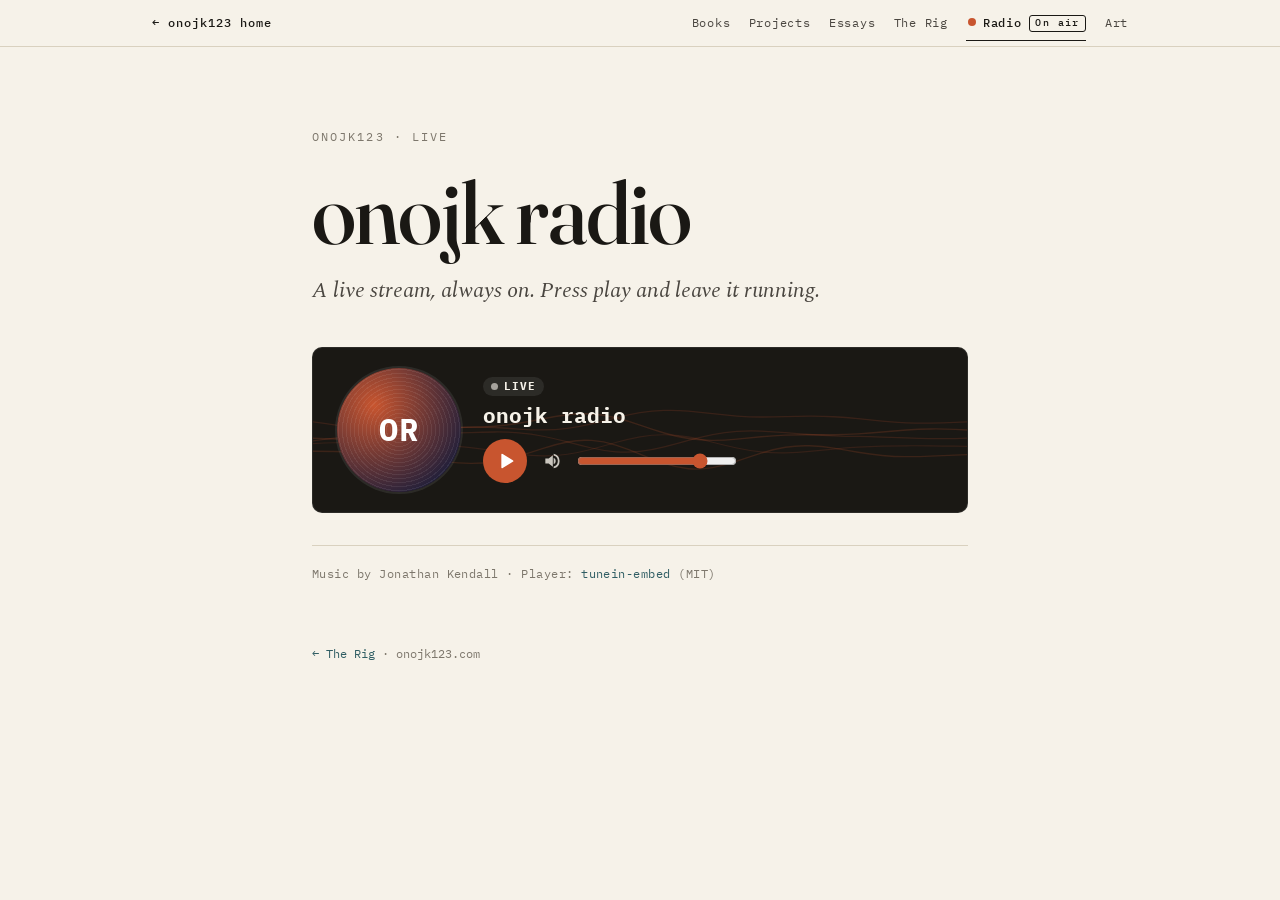
<file: radio/index.html>
<!DOCTYPE html>
<html lang="en">
<head>
<meta charset="utf-8">
<meta name="viewport" content="width=device-width, initial-scale=1">
<title>onojk radio — live</title>
<meta name="description" content="onojk radio: a live internet radio station streaming music by Jonathan Kendall, around the clock.">
<meta property="og:title" content="onojk radio — live">
<meta property="og:description" content="A live stream of music by Jonathan Kendall.">
<link rel="preconnect" href="https://fonts.googleapis.com">
<link rel="preconnect" href="https://fonts.gstatic.com" crossorigin>
<link href="https://fonts.googleapis.com/css2?family=Fraunces:opsz,wght@9..144,400;9..144,500;9..144,600&family=Spectral:ital,wght@0,400;0,500;1,400&family=IBM+Plex+Mono:wght@400;500&display=swap" rel="stylesheet">
<script src="/js/radio-player.js" defer></script>
<style>
  :root{
    --ink:#1a1814; --ink-soft:#4a4640; --ink-faint:#7d776c;
    --paper:#f6f2e9; --paper-deep:#efe9db; --line:#d9d1bf;
    --kink:#b2401f; --turn:#2f5d63; --maxw:44rem;
  }
  *{box-sizing:border-box}
  html{-webkit-text-size-adjust:100%}
  body{margin:0;background:var(--paper);color:var(--ink);
    font-family:"Spectral",Georgia,serif;font-size:1.18rem;line-height:1.72;
    -webkit-font-smoothing:antialiased;text-rendering:optimizeLegibility;}
  .wrap{max-width:var(--maxw);margin:0 auto;padding:0 1.5rem}
  header.masthead{padding:5rem 0 0;margin-bottom:2.5rem}
  .eyebrow{font-family:"IBM Plex Mono",monospace;font-size:.72rem;letter-spacing:.18em;
    text-transform:uppercase;color:var(--ink-faint);margin:0 0 1.4rem;}
  .eyebrow a{color:inherit;text-decoration:none}
  .eyebrow a:hover{color:var(--kink)}
  h1{font-family:"Fraunces",Georgia,serif;font-weight:500;font-size:clamp(3rem,9vw,5.5rem);
    line-height:.98;letter-spacing:-.02em;margin:0 0 1.2rem;}
  .standfirst{font-size:1.35rem;line-height:1.5;color:var(--ink-soft);font-style:italic;max-width:36rem;margin:0 0 2rem;}
  radio-player{
    --rp-accent:#c8552f; --rp-bg:var(--ink); --rp-fg:var(--paper);
    --rp-font:"IBM Plex Mono",ui-monospace,monospace; --rp-radius:10px;
    margin:0 0 2rem;
  }
  .credit{font-family:"IBM Plex Mono",monospace;font-size:.74rem;letter-spacing:.04em;
    color:var(--ink-faint);border-top:1px solid var(--line);padding-top:1.1rem;}
  .credit a{color:var(--turn);text-decoration:none;border-bottom:1px solid transparent;transition:border-color .2s}
  .credit a:hover{border-color:var(--turn)}
  footer{padding:3rem 0 4rem;font-family:"IBM Plex Mono",monospace;font-size:.74rem;color:var(--ink-faint)}
  footer a{color:var(--turn);text-decoration:none}
  @media (max-width:560px){ header.masthead{padding-top:3rem} .standfirst{font-size:1.15rem} }
</style>
<link rel="stylesheet" href="/css/site-nav.css">
  <link rel="canonical" href="https://onojk123.com/radio/">
</head>
<body>
<!-- site nav (shared: /css/site-nav.css) -->
<nav class="sn" aria-label="Site">
  <div class="sn-in">
    <a class="sn-home" href="/">← onojk123 home</a>
    <ul>
      <li><a href="/#books">Books</a></li>
      <li><a href="/#projects">Projects</a></li>
      <li><a href="/#essays">Essays</a></li>
      <li><a href="/rig/">The Rig</a></li>
      <li><a class="sn-radio" href="/radio/" aria-current="page"><span class="sn-dot" aria-hidden="true"></span>Radio<span class="sn-air">On air</span></a></li>
      <li><a href="/#art">Art</a></li>
    </ul>
  </div>
</nav>
<header class="masthead">
  <div class="wrap">
    <p class="eyebrow"><a href="/">onojk123</a> · live</p>
    <h1>onojk radio</h1>
    <p class="standfirst">A live stream, always on. Press play and leave it running.</p>
  </div>
</header>

<main>
  <div class="wrap">
    <radio-player src="https://radio.onojk123.com/stream" title="onojk radio"
      theme="dark" history="on" visualizer="lines"></radio-player>
    <p class="credit">Music by Jonathan Kendall · Player: <a href="https://github.com/onojk/tunein-embed">tunein-embed</a> (MIT)</p>
  </div>
</main>

<footer>
  <div class="wrap"><a href="/rig/">← The Rig</a> · onojk123.com</div>
</footer>
</body>
</html>
</file>
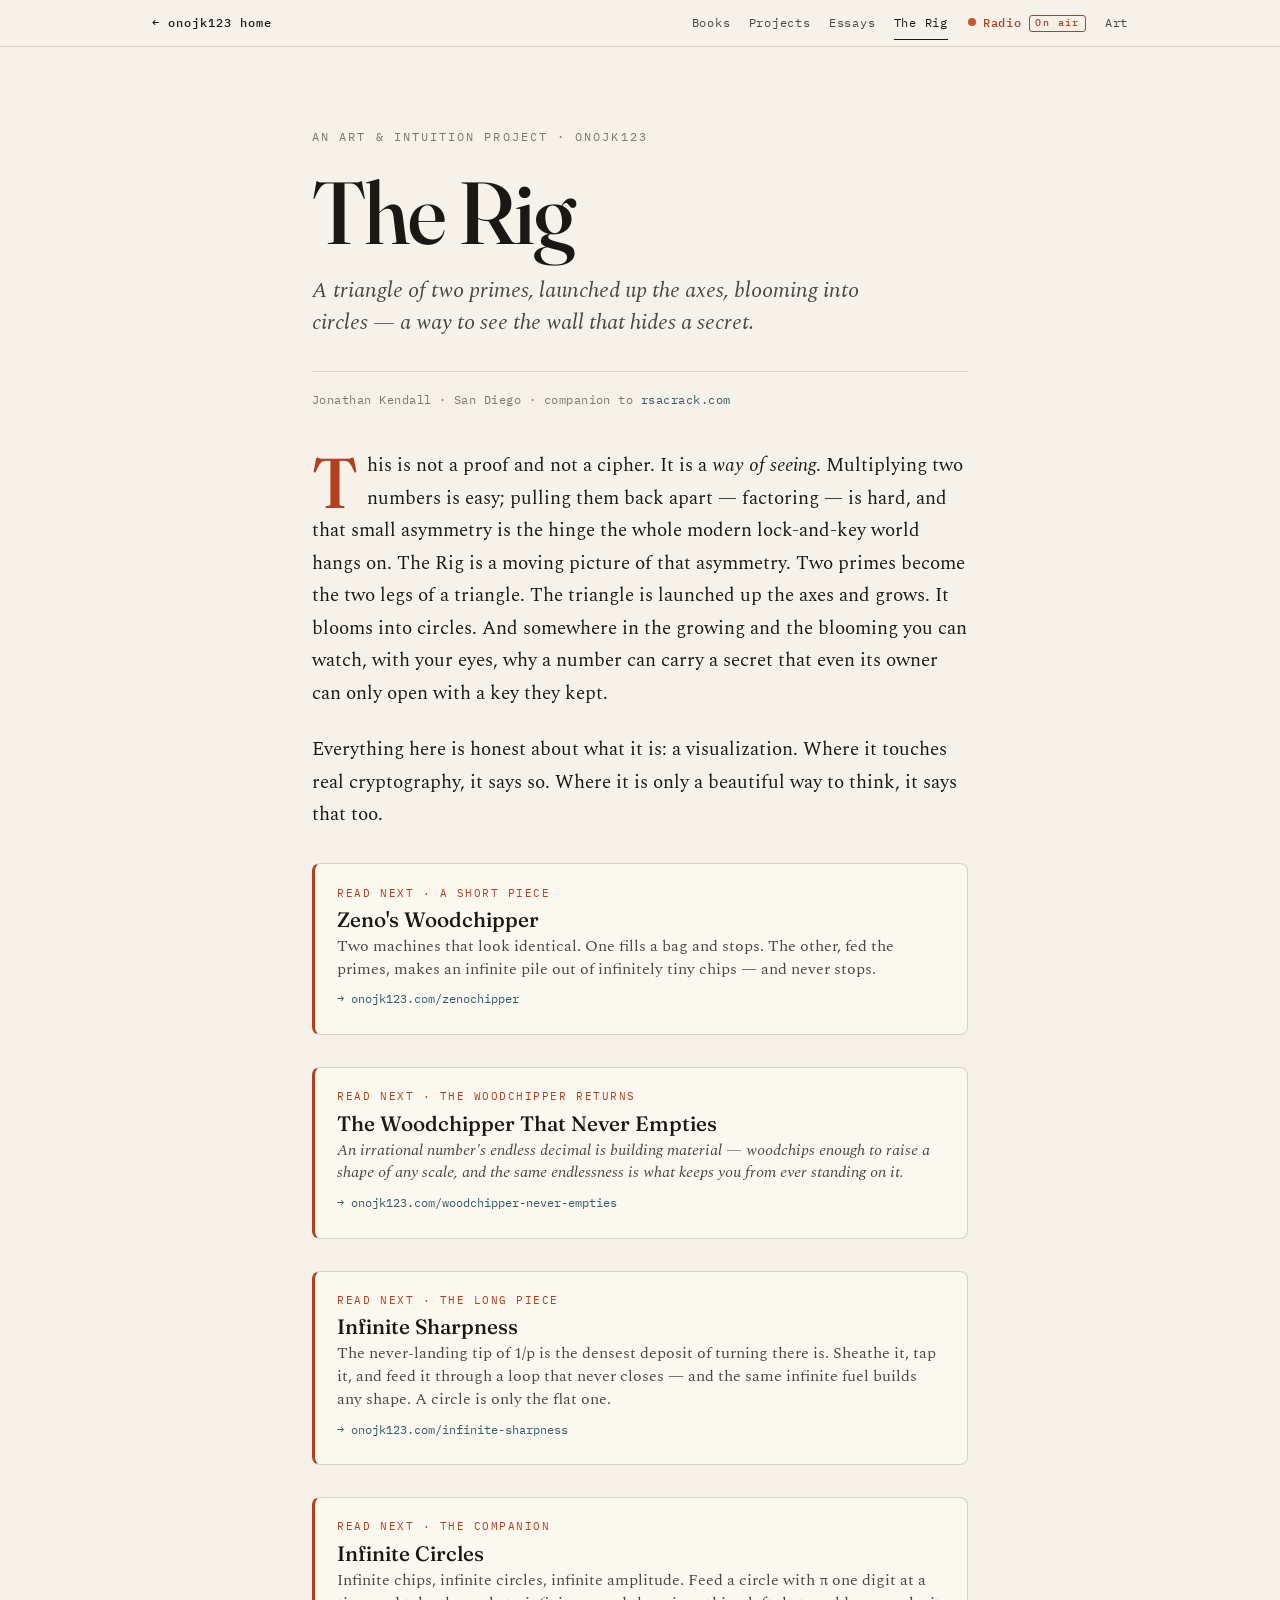
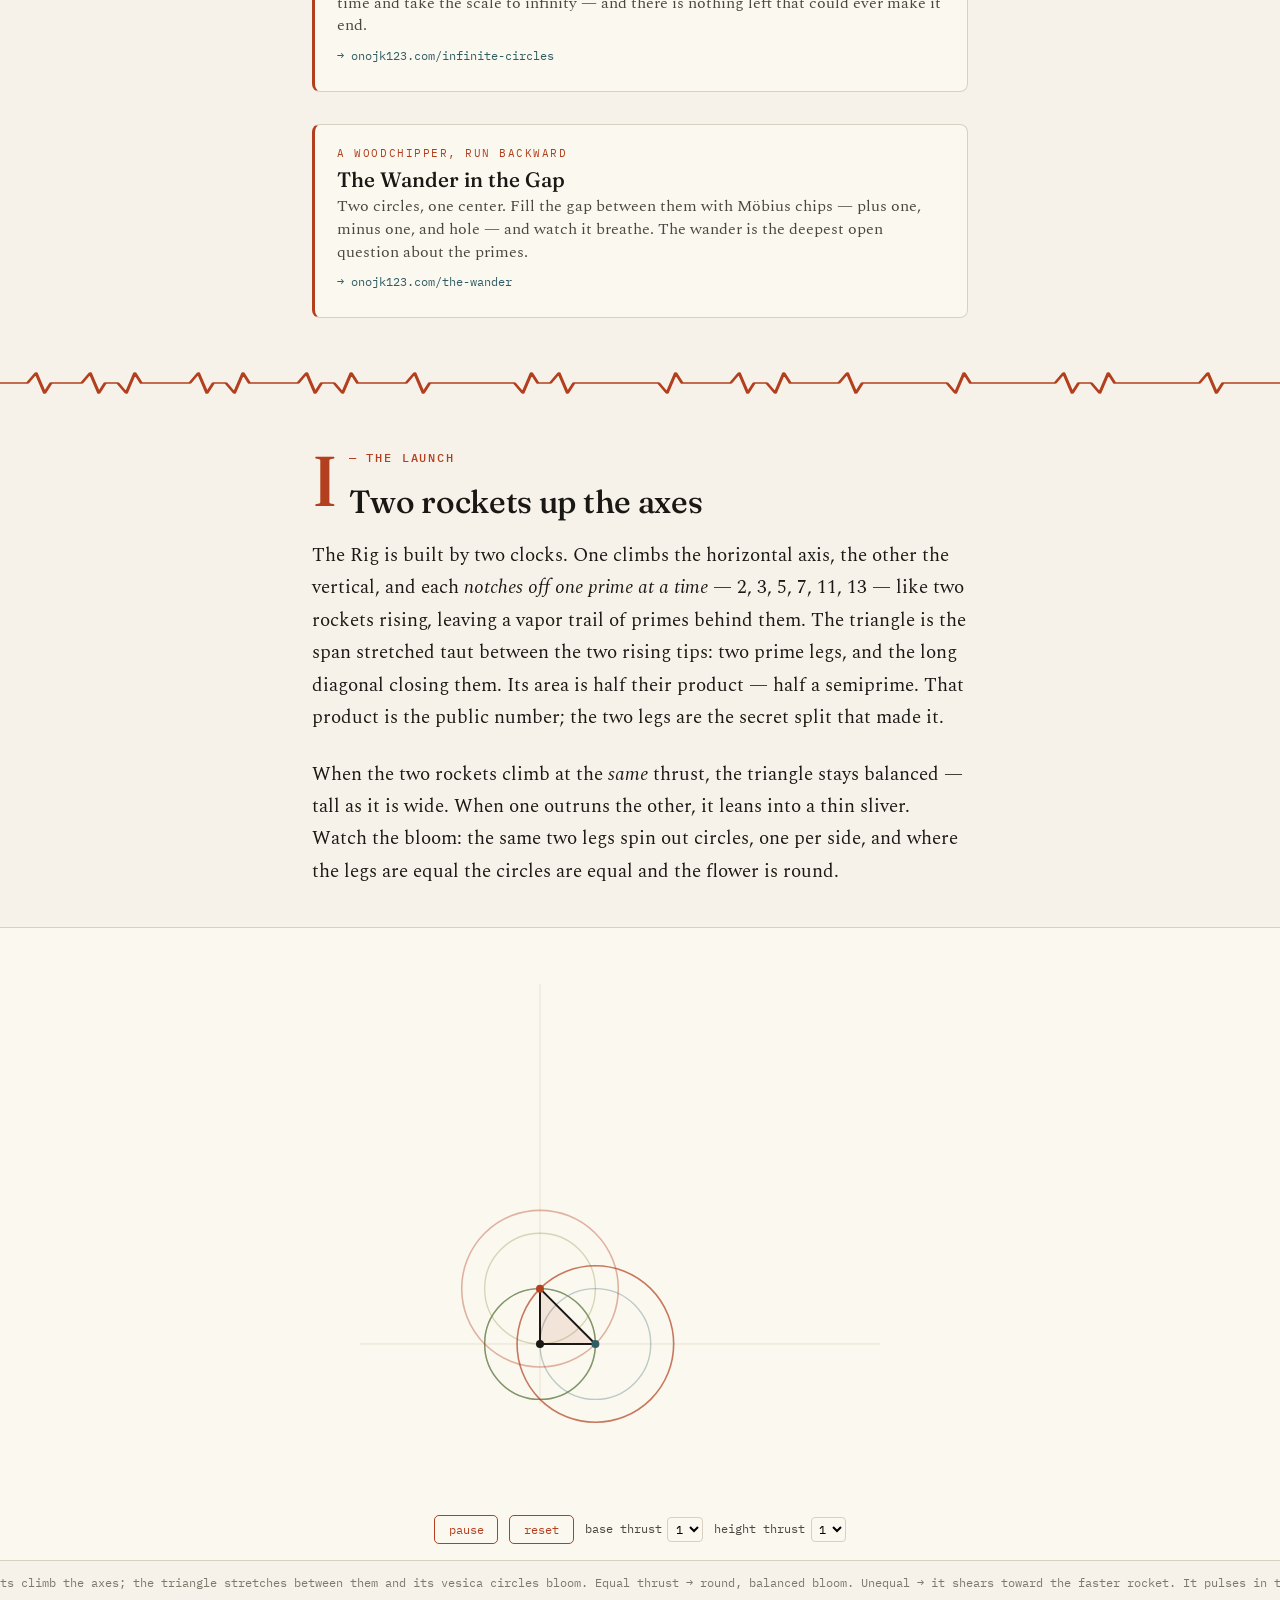
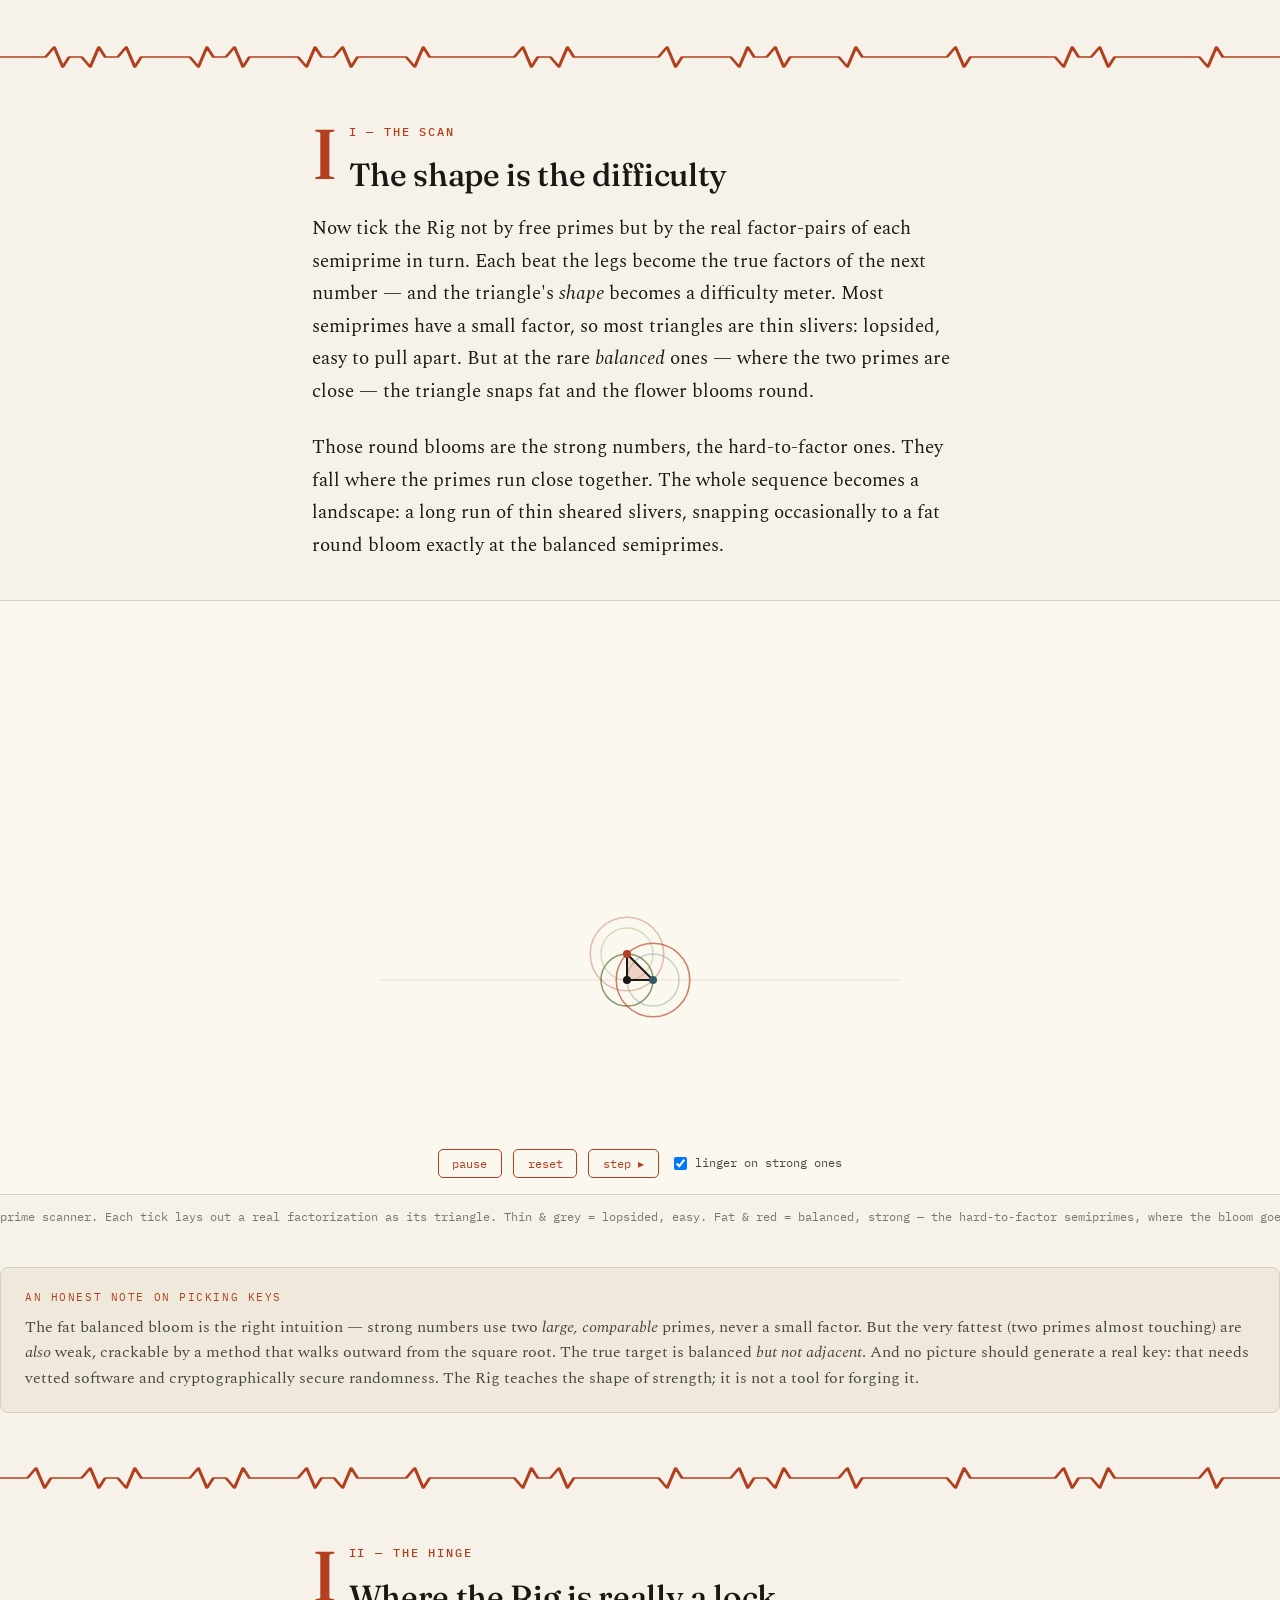
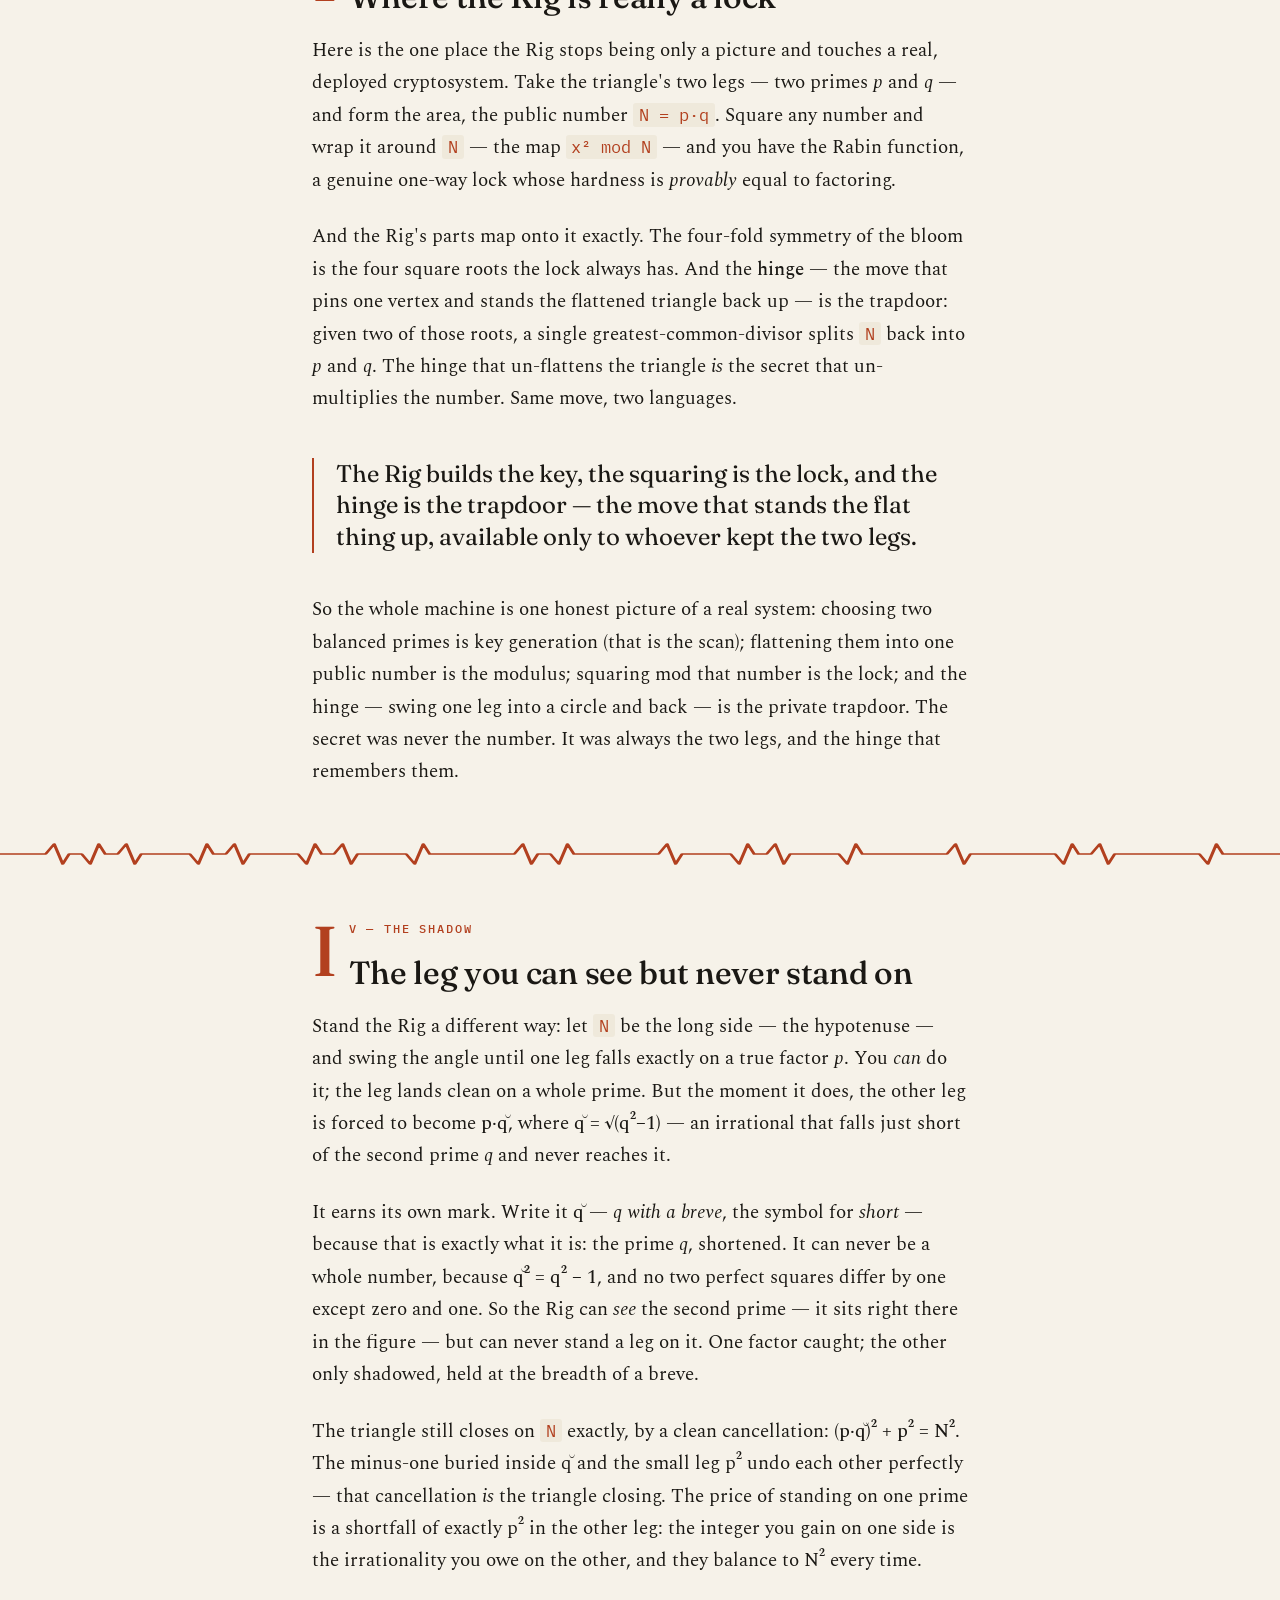
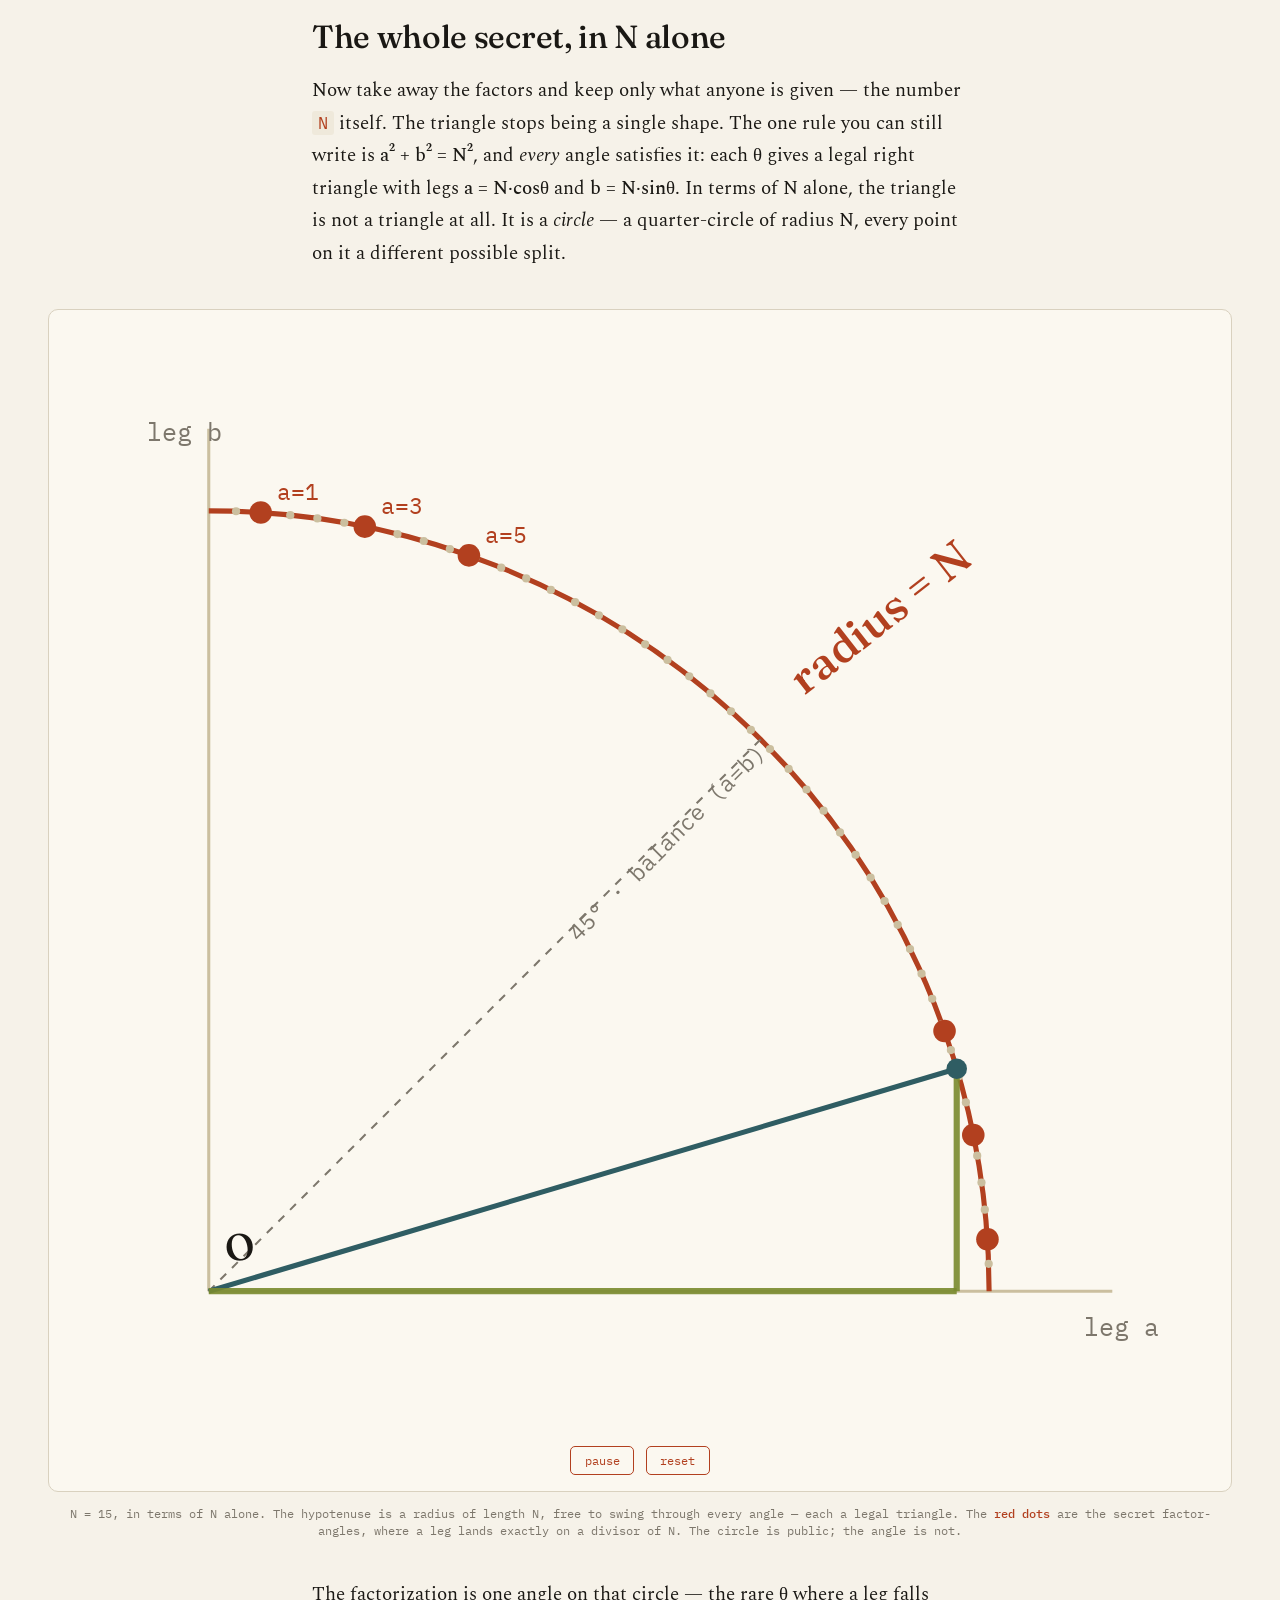
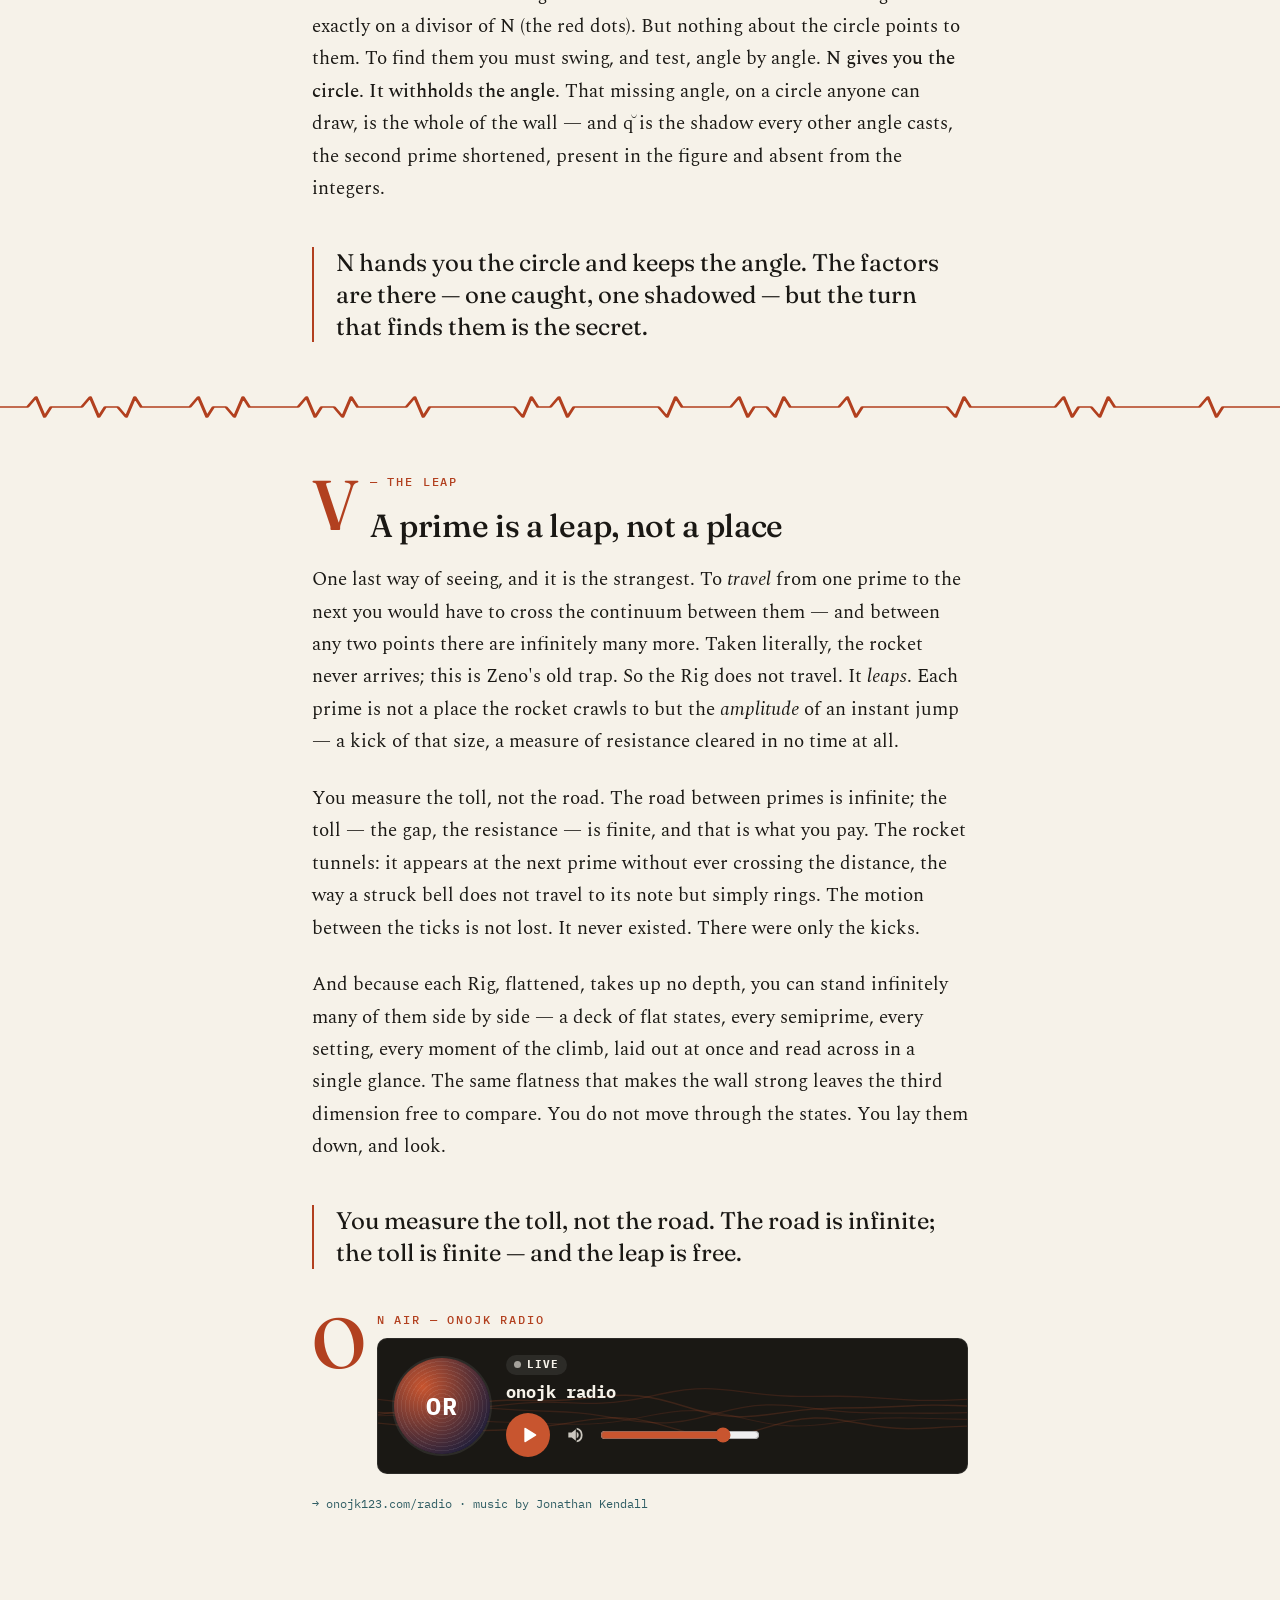
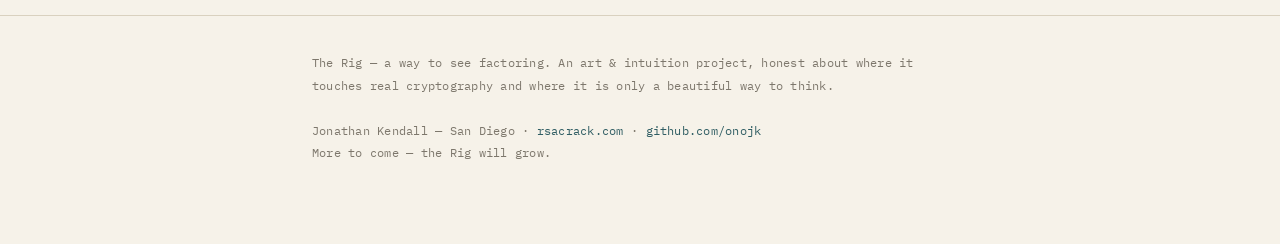
<file: rig/index.html>
<!DOCTYPE html>
<html lang="en">
<head>
<meta charset="utf-8">
<meta name="viewport" content="width=device-width, initial-scale=1">
<title>The Rig — a way to see factoring</title>
<meta name="description" content="The Rig: a moving geometric picture of factoring and one-way functions. A triangle of two primes, launched up the axes, blooming into circles — a way to SEE why some numbers keep a secret. An art-and-intuition project by Jonathan Kendall.">
<meta property="og:title" content="The Rig — a way to see factoring">
<meta property="og:description" content="A triangle of two primes, launched up the axes, blooming into circles. A way to see the wall that hides a secret.">
<link rel="preconnect" href="https://fonts.googleapis.com">
<link rel="preconnect" href="https://fonts.gstatic.com" crossorigin>
<script src="/js/radio-player.js" defer></script>
<link href="https://fonts.googleapis.com/css2?family=Fraunces:opsz,wght@9..144,400;9..144,500;9..144,600&family=Spectral:ital,wght@0,400;0,500;1,400&family=IBM+Plex+Mono:wght@400;500&display=swap" rel="stylesheet">
<style>
  :root{
    --ink:#1a1814; --ink-soft:#4a4640; --ink-faint:#7d776c;
    --paper:#f6f2e9; --paper-deep:#efe9db; --line:#d9d1bf;
    --kink:#b2401f; --turn:#2f5d63; --leaf:#7a8b2f; --maxw:44rem;
  }
  *{box-sizing:border-box}
  html{-webkit-text-size-adjust:100%;scroll-behavior:smooth}
  body{margin:0;background:var(--paper);color:var(--ink);
    font-family:"Spectral",Georgia,serif;font-size:1.18rem;line-height:1.72;font-weight:400;
    -webkit-font-smoothing:antialiased;text-rendering:optimizeLegibility;}
  .wrap{max-width:var(--maxw);margin:0 auto;padding:0 1.5rem}

  header.masthead{padding:5rem 0 0;margin-bottom:2.5rem}
  .eyebrow{font-family:"IBM Plex Mono",monospace;font-size:.72rem;letter-spacing:.18em;
    text-transform:uppercase;color:var(--ink-faint);margin:0 0 1.4rem;}
  h1{font-family:"Fraunces",Georgia,serif;font-weight:500;font-size:clamp(3rem,9vw,5.5rem);
    line-height:.98;letter-spacing:-.02em;margin:0 0 1.2rem;}
  .standfirst{font-size:1.35rem;line-height:1.5;color:var(--ink-soft);font-style:italic;
    max-width:36rem;margin:0 0 2rem;}
  .byline{font-family:"IBM Plex Mono",monospace;font-size:.74rem;letter-spacing:.04em;
    color:var(--ink-faint);border-top:1px solid var(--line);padding-top:1.1rem;}
  .byline a{color:var(--turn);text-decoration:none;border-bottom:1px solid transparent;transition:border-color .2s}
  .byline a:hover{border-color:var(--turn)}

  .kinkrule{display:block;width:100%;height:34px;margin:3rem 0;overflow:visible}
  .kinkrule path{fill:none;stroke:var(--kink);stroke-width:1.5;stroke-linecap:round;stroke-linejoin:round}

  main{padding-bottom:1rem}
  p{margin:0 0 1.5rem}
  section > .wrap > p:first-of-type::first-letter{font-family:"Fraunces",serif;font-weight:500;float:left;
    font-size:4.4rem;line-height:.78;padding:.35rem .55rem 0 0;color:var(--kink);}
  h2{font-family:"Fraunces",Georgia,serif;font-weight:500;font-size:2rem;line-height:1.1;
    letter-spacing:-.01em;margin:1rem 0 1.3rem;color:var(--ink);}
  .section-no{display:block;font-family:"IBM Plex Mono",monospace;font-size:.72rem;letter-spacing:.16em;
    color:var(--kink);margin-bottom:.5rem;font-weight:500;}
  em{font-style:italic}
  strong{font-weight:500;color:var(--ink)}
  code{font-family:"IBM Plex Mono",monospace;font-size:.88em;background:var(--paper-deep);
    padding:.05em .35em;border-radius:3px;color:var(--kink);}
  .readnext{display:block;margin:2rem 0;padding:1.2rem 1.4rem;background:#fbf8f0;
    border:1px solid var(--line);border-left:3px solid var(--kink);border-radius:8px;
    text-decoration:none;color:var(--ink);transition:background .15s,border-color .15s;}
  .readnext:hover{background:var(--paper-deep);border-left-color:var(--kink)}
  .readnext .rn-eyebrow{font-family:"IBM Plex Mono",monospace;font-size:.68rem;letter-spacing:.14em;
    text-transform:uppercase;color:var(--kink);margin-bottom:.35rem}
  .readnext .rn-title{font-family:"Fraunces",serif;font-weight:500;font-size:1.3rem;line-height:1.15;margin-bottom:.2rem}
  .readnext .rn-sub{font-size:.98rem;color:var(--ink-soft);line-height:1.45}
  .readnext .rn-go{font-family:"IBM Plex Mono",monospace;font-size:.78rem;color:var(--turn);margin-top:.5rem;display:inline-block}

  .radio{margin:0 0 1rem}
  .radio radio-player{--rp-accent:#c8552f;--rp-bg:var(--ink);--rp-fg:var(--paper);
    --rp-font:"IBM Plex Mono",ui-monospace,monospace;--rp-radius:10px;margin:0 0 .8rem}
  .radio .rn-go{font-family:"IBM Plex Mono",monospace;font-size:.78rem;color:var(--turn);text-decoration:none}
  .radio .rn-go:hover{text-decoration:underline}

  blockquote{margin:2.6rem 0;padding:0 0 0 1.4rem;border-left:2px solid var(--kink);
    font-family:"Fraunces",serif;font-weight:400;font-size:1.5rem;line-height:1.32;color:var(--ink);}
  blockquote p{margin:0}

  figure{margin:2.4rem 0}
  figure.full{max-width:none;margin-left:calc(-1*max(0px,(100vw - var(--maxw))/2 - 1.5rem));
    margin-right:calc(-1*max(0px,(100vw - var(--maxw))/2 - 1.5rem));}
  .stage{background:#fbf8f0;border:1px solid var(--line);border-radius:10px;padding:1rem;
    display:flex;flex-direction:column;align-items:center;position:relative;}
  .stage canvas{display:block;max-width:100%;border-radius:6px;}
  figcaption{font-family:"IBM Plex Mono",monospace;font-size:.74rem;color:var(--ink-faint);
    margin-top:.8rem;line-height:1.5;text-align:center;}
  .controls{margin-top:.7rem;display:flex;gap:.7rem;flex-wrap:wrap;justify-content:center;align-items:center}
  button{font-family:"IBM Plex Mono",monospace;font-size:.76rem;padding:.38rem .85rem;border:1px solid var(--kink);
    background:#fbf8f0;color:var(--kink);border-radius:5px;cursor:pointer;transition:all .15s}
  button:hover{background:var(--kink);color:#fbf8f0}
  .controls label{font-family:"IBM Plex Mono",monospace;font-size:.74rem;color:var(--ink-soft);display:flex;align-items:center;gap:.35rem}
  select{font-family:"IBM Plex Mono",monospace;font-size:.74rem;padding:.2rem;border:1px solid var(--line);border-radius:4px;background:#fbf8f0}
  .readout{position:absolute;top:14px;left:18px;font-family:"IBM Plex Mono",monospace;font-size:.76rem;color:var(--ink-soft);line-height:1.5;pointer-events:none}
  .readout b{color:var(--kink)}
  .tag{display:inline-block;margin-top:3px;padding:1px 7px;border-radius:3px;font-size:.7rem}
  .tag.s{background:var(--kink);color:#fbf8f0}
  .tag.w{background:#dfe3d2;color:#5a5f3a}

  .honest{background:var(--paper-deep);border:1px solid var(--line);border-radius:8px;
    padding:1.3rem 1.5rem;margin:2.6rem 0;font-size:1rem;line-height:1.6;color:var(--ink-soft)}
  .honest .lbl{font-family:"IBM Plex Mono",monospace;font-size:.7rem;letter-spacing:.14em;
    text-transform:uppercase;color:var(--kink);margin-bottom:.5rem}

  footer{margin-top:4rem;border-top:1px solid var(--line);padding:2.2rem 0 5rem;
    font-family:"IBM Plex Mono",monospace;font-size:.78rem;line-height:1.8;color:var(--ink-faint);letter-spacing:.02em;}
  footer a{color:var(--turn);text-decoration:none;border-bottom:1px solid transparent;transition:border-color .2s}
  footer a:hover{border-color:var(--turn)}

  @media (max-width:560px){
    body{font-size:1.08rem}
    header.masthead{padding-top:3rem}
    .standfirst{font-size:1.15rem}
    figure.full{margin-left:-1rem;margin-right:-1rem}
  }
  @media (prefers-reduced-motion:no-preference){
    .kinkrule path{stroke-dasharray:1400;stroke-dashoffset:1400;animation:draw 2.4s ease-out forwards}
    @keyframes draw{to{stroke-dashoffset:0}}
  }
</style>
<link rel="stylesheet" href="/css/site-nav.css">
  <link rel="canonical" href="https://onojk123.com/rig/">
</head>
<body>
<!-- site nav (shared: /css/site-nav.css) -->
<nav class="sn" aria-label="Site">
  <div class="sn-in">
    <a class="sn-home" href="/">← onojk123 home</a>
    <ul>
      <li><a href="/#books">Books</a></li>
      <li><a href="/#projects">Projects</a></li>
      <li><a href="/#essays">Essays</a></li>
      <li><a href="/rig/" aria-current="page">The Rig</a></li>
      <li><a class="sn-radio" href="/radio/"><span class="sn-dot" aria-hidden="true"></span>Radio<span class="sn-air">On air</span></a></li>
      <li><a href="/#art">Art</a></li>
    </ul>
  </div>
</nav>
<header class="masthead">
  <div class="wrap">
    <p class="eyebrow">An art &amp; intuition project · onojk123</p>
    <h1>The Rig</h1>
    <p class="standfirst">A triangle of two primes, launched up the axes, blooming into circles — a way to <em>see</em> the wall that hides a secret.</p>
    <p class="byline">Jonathan Kendall · San Diego · companion to <a href="https://rsacrack.com">rsacrack.com</a></p>
  </div>
</header>

<main>

<section>
  <div class="wrap">
    <p>This is not a proof and not a cipher. It is a <em>way of seeing</em>. Multiplying two numbers is easy; pulling them back apart — factoring — is hard, and that small asymmetry is the hinge the whole modern lock-and-key world hangs on. The Rig is a moving picture of that asymmetry. Two primes become the two legs of a triangle. The triangle is launched up the axes and grows. It blooms into circles. And somewhere in the growing and the blooming you can watch, with your eyes, why a number can carry a secret that even its owner can only open with a key they kept.</p>
    <p>Everything here is honest about what it is: a visualization. Where it touches real cryptography, it says so. Where it is only a beautiful way to think, it says that too.</p>
    <a class="readnext" href="/zenochipper/">
      <div class="rn-eyebrow">Read next · a short piece</div>
      <div class="rn-title">Zeno's Woodchipper</div>
      <div class="rn-sub">Two machines that look identical. One fills a bag and stops. The other, fed the primes, makes an infinite pile out of infinitely tiny chips — and never stops.</div>
      <span class="rn-go">→ onojk123.com/zenochipper</span>
    </a>
    <a class="readnext" href="/woodchipper-never-empties/">
      <div class="rn-eyebrow">Read next · the woodchipper returns</div>
      <div class="rn-title">The Woodchipper That Never Empties</div>
      <div class="rn-sub"><em>An irrational number's endless decimal is building material — woodchips enough to raise a shape of any scale, and the same endlessness is what keeps you from ever standing on it.</em></div>
      <span class="rn-go">→ onojk123.com/woodchipper-never-empties</span>
    </a>
    <a class="readnext" href="/infinite-sharpness/">
      <div class="rn-eyebrow">Read next · the long piece</div>
      <div class="rn-title">Infinite Sharpness</div>
      <div class="rn-sub">The never-landing tip of 1/p is the densest deposit of turning there is. Sheathe it, tap it, and feed it through a loop that never closes — and the same infinite fuel builds any shape. A circle is only the flat one.</div>
      <span class="rn-go">→ onojk123.com/infinite-sharpness</span>
    </a>
    <a class="readnext" href="/infinite-circles/">
      <div class="rn-eyebrow">Read next · the companion</div>
      <div class="rn-title">Infinite Circles</div>
      <div class="rn-sub">Infinite chips, infinite circles, infinite amplitude. Feed a circle with π one digit at a time and take the scale to infinity — and there is nothing left that could ever make it end.</div>
      <span class="rn-go">→ onojk123.com/infinite-circles</span>
    </a>
    <a class="readnext" href="/the-wander/">
      <div class="rn-eyebrow">A woodchipper, run backward</div>
      <div class="rn-title">The Wander in the Gap</div>
      <div class="rn-sub">Two circles, one center. Fill the gap between them with Möbius chips — plus one, minus one, and hole — and watch it breathe. The wander is the deepest open question about the primes.</div>
      <span class="rn-go">→ onojk123.com/the-wander</span>
    </a>


  </div>
</section>

<svg class="kinkrule" viewBox="0 0 600 34" preserveAspectRatio="none" aria-hidden="true">
  <title>A rule that kinks only at the prime numbers, thinning as they do</title>
  <path d="M0,17 L12.9,17 L16.9,7 L20.9,27 L23.9,17 L38.3,17 L42.3,7 L46.3,27 L49.3,17 L55.2,17 L59.2,27 L63.2,7 L66.2,17 L89.0,17 L93.0,7 L97.0,27 L100.0,17 L105.9,17 L109.9,27 L113.9,7 L116.9,17 L139.7,17 L143.7,7 L147.7,27 L150.7,17 L156.6,17 L160.6,27 L164.6,7 L167.6,17 L190.4,17 L194.4,7 L198.4,27 L201.4,17 L241.1,17 L245.1,27 L249.1,7 L252.1,17 L258.0,17 L262.0,7 L266.0,27 L269.0,17 L308.7,17 L312.7,27 L316.7,7 L319.7,17 L342.5,17 L346.5,7 L350.5,27 L353.5,17 L359.4,17 L363.4,27 L367.4,7 L370.4,17 L393.2,17 L397.2,7 L401.2,27 L404.2,17 L443.9,17 L447.9,27 L451.9,7 L454.9,17 L494.6,17 L498.6,7 L502.6,27 L505.6,17 L511.5,17 L515.5,27 L519.5,7 L522.5,17 L562.2,17 L566.2,7 L570.2,27 L573.2,17 L600,17"/>
</svg>

<section>
  <div class="wrap">
    <p class="section-no">I — THE LAUNCH</p>
    <h2>Two rockets up the axes</h2>
    <p>The Rig is built by two clocks. One climbs the horizontal axis, the other the vertical, and each <em>notches off one prime at a time</em> — 2, 3, 5, 7, 11, 13 — like two rockets rising, leaving a vapor trail of primes behind them. The triangle is the span stretched taut between the two rising tips: two prime legs, and the long diagonal closing them. Its area is half their product — half a semiprime. That product is the public number; the two legs are the secret split that made it.</p>
    <p>When the two rockets climb at the <em>same</em> thrust, the triangle stays balanced — tall as it is wide. When one outruns the other, it leans into a thin sliver. Watch the bloom: the same two legs spin out circles, one per side, and where the legs are equal the circles are equal and the flower is round.</p>
  </div>

  <figure class="full">
    <div class="stage">
      <canvas id="flower" width="600" height="560"></canvas>
      <div class="readout" id="flowerHud"></div>
      <div class="controls">
        <button id="flowerPlay">pause</button>
        <button id="flowerReset">reset</button>
        <label>base thrust <select id="rb"><option>1</option><option>2</option><option>3</option></select></label>
        <label>height thrust <select id="rh"><option>1</option><option>2</option><option>3</option></select></label>
      </div>
    </div>
    <figcaption>The breathing rig. Two prime-rockets climb the axes; the triangle stretches between them and its vesica circles bloom. Equal thrust → round, balanced bloom. Unequal → it shears toward the faster rocket. It pulses in the jagged meter of the prime gaps.</figcaption>
  </figure>
</section>

<svg class="kinkrule" viewBox="0 0 600 34" preserveAspectRatio="none" aria-hidden="true">
  <title>The prime rule, thinning rightward</title>
  <path d="M0,17 L21.4,17 L25.4,7 L29.4,27 L32.4,17 L38.3,17 L42.3,27 L46.3,7 L49.3,17 L55.2,17 L59.2,7 L63.2,27 L66.2,17 L89.0,17 L93.0,27 L97.0,7 L100.0,17 L105.9,17 L109.9,7 L113.9,27 L116.9,17 L139.7,17 L143.7,27 L147.7,7 L150.7,17 L156.6,17 L160.6,7 L164.6,27 L167.6,17 L190.4,17 L194.4,27 L198.4,7 L201.4,17 L241.1,17 L245.1,7 L249.1,27 L252.1,17 L258.0,17 L262.0,27 L266.0,7 L269.0,17 L308.7,17 L312.7,7 L316.7,27 L319.7,17 L342.5,17 L346.5,27 L350.5,7 L353.5,17 L359.4,17 L363.4,7 L367.4,27 L370.4,17 L393.2,17 L397.2,27 L401.2,7 L404.2,17 L443.9,17 L447.9,7 L451.9,27 L454.9,17 L494.6,17 L498.6,27 L502.6,7 L505.6,17 L511.5,17 L515.5,7 L519.5,27 L522.5,17 L562.2,17 L566.2,27 L570.2,7 L573.2,17 L600,17"/>
</svg>

<section>
  <div class="wrap">
    <p class="section-no">II — THE SCAN</p>
    <h2>The shape is the difficulty</h2>
    <p>Now tick the Rig not by free primes but by the real factor-pairs of each semiprime in turn. Each beat the legs become the true factors of the next number — and the triangle's <em>shape</em> becomes a difficulty meter. Most semiprimes have a small factor, so most triangles are thin slivers: lopsided, easy to pull apart. But at the rare <em>balanced</em> ones — where the two primes are close — the triangle snaps fat and the flower blooms round.</p>
    <p>Those round blooms are the strong numbers, the hard-to-factor ones. They fall where the primes run close together. The whole sequence becomes a landscape: a long run of thin sheared slivers, snapping occasionally to a fat round bloom exactly at the balanced semiprimes.</p>
  </div>

  <figure class="full">
    <div class="stage">
      <canvas id="scanner" width="600" height="520"></canvas>
      <div class="readout" id="scanHud"></div>
      <div class="controls">
        <button id="scanPlay">pause</button>
        <button id="scanReset">reset</button>
        <button id="scanStep">step ▸</button>
        <label><input type="checkbox" id="scanHold" checked> linger on strong ones</label>
      </div>
    </div>
    <figcaption>The semiprime scanner. Each tick lays out a real factorization as its triangle. Thin &amp; grey = lopsided, easy. Fat &amp; red = balanced, strong — the hard-to-factor semiprimes, where the bloom goes round.</figcaption>
  </figure>

  <div class="honest">
    <div class="lbl">An honest note on picking keys</div>
    The fat balanced bloom is the right intuition — strong numbers use two <em>large, comparable</em> primes, never a small factor. But the very fattest (two primes almost touching) are <em>also</em> weak, crackable by a method that walks outward from the square root. The true target is balanced <em>but not adjacent</em>. And no picture should generate a real key: that needs vetted software and cryptographically secure randomness. The Rig teaches the shape of strength; it is not a tool for forging it.
  </div>
</section>

<svg class="kinkrule" viewBox="0 0 600 34" preserveAspectRatio="none" aria-hidden="true">
  <title>The prime rule</title>
  <path d="M0,17 L12.9,17 L16.9,7 L20.9,27 L23.9,17 L38.3,17 L42.3,7 L46.3,27 L49.3,17 L55.2,17 L59.2,27 L63.2,7 L66.2,17 L89.0,17 L93.0,7 L97.0,27 L100.0,17 L105.9,17 L109.9,27 L113.9,7 L116.9,17 L139.7,17 L143.7,7 L147.7,27 L150.7,17 L156.6,17 L160.6,27 L164.6,7 L167.6,17 L190.4,17 L194.4,7 L198.4,27 L201.4,17 L241.1,17 L245.1,27 L249.1,7 L252.1,17 L258.0,17 L262.0,7 L266.0,27 L269.0,17 L308.7,17 L312.7,27 L316.7,7 L319.7,17 L342.5,17 L346.5,7 L350.5,27 L353.5,17 L359.4,17 L363.4,27 L367.4,7 L370.4,17 L393.2,17 L397.2,7 L401.2,27 L404.2,17 L443.9,17 L447.9,27 L451.9,7 L454.9,17 L494.6,17 L498.6,7 L502.6,27 L505.6,17 L511.5,17 L515.5,27 L519.5,7 L522.5,17 L562.2,17 L566.2,7 L570.2,27 L573.2,17 L600,17"/>
</svg>

<section>
  <div class="wrap">
    <p class="section-no">III — THE HINGE</p>
    <h2>Where the Rig is really a lock</h2>
    <p>Here is the one place the Rig stops being only a picture and touches a real, deployed cryptosystem. Take the triangle's two legs — two primes <em>p</em> and <em>q</em> — and form the area, the public number <code>N = p·q</code>. Square any number and wrap it around <code>N</code> — the map <code>x² mod N</code> — and you have the Rabin function, a genuine one-way lock whose hardness is <em>provably</em> equal to factoring.</p>
    <p>And the Rig's parts map onto it exactly. The four-fold symmetry of the bloom is the four square roots the lock always has. And the <strong>hinge</strong> — the move that pins one vertex and stands the flattened triangle back up — is the trapdoor: given two of those roots, a single greatest-common-divisor splits <code>N</code> back into <em>p</em> and <em>q</em>. The hinge that un-flattens the triangle <em>is</em> the secret that un-multiplies the number. Same move, two languages.</p>
    <blockquote><p>The Rig builds the key, the squaring is the lock, and the hinge is the trapdoor — the move that stands the flat thing up, available only to whoever kept the two legs.</p></blockquote>
    <p>So the whole machine is one honest picture of a real system: choosing two balanced primes is key generation (that is the scan); flattening them into one public number is the modulus; squaring mod that number is the lock; and the hinge — swing one leg into a circle and back — is the private trapdoor. The secret was never the number. It was always the two legs, and the hinge that remembers them.</p>
  </div>
</section>

<svg class="kinkrule" viewBox="0 0 600 34" preserveAspectRatio="none" aria-hidden="true">
  <title>The prime rule</title>
  <path d="M0,17 L21.4,17 L25.4,7 L29.4,27 L32.4,17 L38.3,17 L42.3,27 L46.3,7 L49.3,17 L55.2,17 L59.2,7 L63.2,27 L66.2,17 L89.0,17 L93.0,27 L97.0,7 L100.0,17 L105.9,17 L109.9,7 L113.9,27 L116.9,17 L139.7,17 L143.7,27 L147.7,7 L150.7,17 L156.6,17 L160.6,7 L164.6,27 L167.6,17 L190.4,17 L194.4,27 L198.4,7 L201.4,17 L241.1,17 L245.1,7 L249.1,27 L252.1,17 L258.0,17 L262.0,27 L266.0,7 L269.0,17 L308.7,17 L312.7,7 L316.7,27 L319.7,17 L342.5,17 L346.5,27 L350.5,7 L353.5,17 L359.4,17 L363.4,7 L367.4,27 L370.4,17 L393.2,17 L397.2,27 L401.2,7 L404.2,17 L443.9,17 L447.9,7 L451.9,27 L454.9,17 L494.6,17 L498.6,27 L502.6,7 L505.6,17 L511.5,17 L515.5,7 L519.5,27 L522.5,17 L562.2,17 L566.2,27 L570.2,7 L573.2,17 L600,17"/>
</svg>

<section>
  <div class="wrap">
    <p class="section-no">IV — THE SHADOW</p>
    <h2>The leg you can see but never stand on</h2>
    <p>Stand the Rig a different way: let <code>N</code> be the long side — the hypotenuse — and swing the angle until one leg falls exactly on a true factor <em>p</em>. You <em>can</em> do it; the leg lands clean on a whole prime. But the moment it does, the other leg is forced to become <strong>p·q̆</strong>, where <strong>q̆ = √(q²−1)</strong> — an irrational that falls just short of the second prime <em>q</em> and never reaches it.</p>
    <p>It earns its own mark. Write it <strong>q̆</strong> — <em>q with a breve</em>, the symbol for <em>short</em> — because that is exactly what it is: the prime <em>q</em>, shortened. It can never be a whole number, because <strong>q̆² = q² − 1</strong>, and no two perfect squares differ by one except zero and one. So the Rig can <em>see</em> the second prime — it sits right there in the figure — but can never stand a leg on it. One factor caught; the other only shadowed, held at the breadth of a breve.</p>
    <p>The triangle still closes on <code>N</code> exactly, by a clean cancellation: <strong>(p·q̆)² + p² = N²</strong>. The minus-one buried inside q̆ and the small leg p² undo each other perfectly — that cancellation <em>is</em> the triangle closing. The price of standing on one prime is a shortfall of exactly p² in the other leg: the integer you gain on one side is the irrationality you owe on the other, and they balance to N² every time.</p>

    <h2 style="margin-top:2.6rem">The whole secret, in N alone</h2>
    <p>Now take away the factors and keep only what anyone is given — the number <code>N</code> itself. The triangle stops being a single shape. The one rule you can still write is <strong>a² + b² = N²</strong>, and <em>every</em> angle satisfies it: each θ gives a legal right triangle with legs <strong>a = N·cosθ</strong> and <strong>b = N·sinθ</strong>. In terms of N alone, the triangle is not a triangle at all. It is a <em>circle</em> — a quarter-circle of radius N, every point on it a different possible split.</p>

    <figure class="full">
      <div class="stage">
        <svg id="circleN" viewBox="0 0 560 540" xmlns="http://www.w3.org/2000/svg" role="img" aria-label="A quarter circle of radius N; the hypotenuse swings as a radius; factors hide at the angles where a leg divides N">
          <line x1="70" y1="470" x2="510" y2="470" stroke="#cbbf9f" stroke-width="1.5"/>
          <line x1="70" y1="470" x2="70" y2="50" stroke="#cbbf9f" stroke-width="1.5"/>
          <text x="496" y="492" font-family="IBM Plex Mono,monospace" font-size="12" fill="#7d776c">leg a</text>
          <text x="40" y="56" font-family="IBM Plex Mono,monospace" font-size="12" fill="#7d776c">leg b</text>
          <path d="M 450,470 A 380,380 0 0,0 70,90" fill="none" stroke="#b2401f" stroke-width="2.5"/>
          <text x="360" y="180" font-family="Fraunces,serif" font-size="22" font-weight="500" fill="#b2401f" transform="rotate(-38 360 180)">radius = N</text>
          <line x1="70" y1="470" x2="338.7" y2="201.3" stroke="#7d776c" stroke-width="1" stroke-dasharray="4 4"/>
          <text x="250" y="300" font-family="IBM Plex Mono,monospace" font-size="11" fill="#7d776c" transform="rotate(-45 250 300)">45° · balance (a=b)</text>
          <g id="cnDots"></g>
          <line id="cnRadius" x1="70" y1="470" x2="450" y2="470" stroke="#2f5d63" stroke-width="2.5"/>
          <line id="cnLegA" x1="70" y1="470" x2="450" y2="470" stroke="#7a8b2f" stroke-width="3" opacity="0.9"/>
          <line id="cnLegB" x1="450" y1="470" x2="450" y2="470" stroke="#7a8b2f" stroke-width="3" opacity="0.9"/>
          <circle id="cnTip" cx="450" cy="470" r="5" fill="#2f5d63"/>
          <g id="cnFactors"></g>
          <text x="78" y="455" font-family="Fraunces,serif" font-size="18" font-weight="500" fill="#1a1814">O</text>
        </svg>
        <div class="controls">
          <button id="cnPlay">pause</button>
          <button id="cnReset">reset</button>
        </div>
      </div>
      <figcaption>N = 15, in terms of N alone. The hypotenuse is a radius of length N, free to swing through every angle — each a legal triangle. The <strong style="color:#b2401f">red dots</strong> are the secret factor-angles, where a leg lands exactly on a divisor of N. The circle is public; the angle is not.</figcaption>
    </figure>

    <p>The factorization is one angle on that circle — the rare θ where a leg falls exactly on a divisor of N (the red dots). But nothing about the circle points to them. To find them you must swing, and test, angle by angle. <strong>N gives you the circle. It withholds the angle.</strong> That missing angle, on a circle anyone can draw, is the whole of the wall — and q̆ is the shadow every other angle casts, the second prime shortened, present in the figure and absent from the integers.</p>
    <blockquote><p>N hands you the circle and keeps the angle. The factors are there — one caught, one shadowed — but the turn that finds them is the secret.</p></blockquote>
  </div>
</section>

<svg class="kinkrule" viewBox="0 0 600 34" preserveAspectRatio="none" aria-hidden="true">
  <title>The prime rule</title>
  <path d="M0,17 L12.9,17 L16.9,7 L20.9,27 L23.9,17 L38.3,17 L42.3,7 L46.3,27 L49.3,17 L55.2,17 L59.2,27 L63.2,7 L66.2,17 L89.0,17 L93.0,7 L97.0,27 L100.0,17 L105.9,17 L109.9,27 L113.9,7 L116.9,17 L139.7,17 L143.7,7 L147.7,27 L150.7,17 L156.6,17 L160.6,27 L164.6,7 L167.6,17 L190.4,17 L194.4,7 L198.4,27 L201.4,17 L241.1,17 L245.1,27 L249.1,7 L252.1,17 L258.0,17 L262.0,7 L266.0,27 L269.0,17 L308.7,17 L312.7,27 L316.7,7 L319.7,17 L342.5,17 L346.5,7 L350.5,27 L353.5,17 L359.4,17 L363.4,27 L367.4,7 L370.4,17 L393.2,17 L397.2,7 L401.2,27 L404.2,17 L443.9,17 L447.9,27 L451.9,7 L454.9,17 L494.6,17 L498.6,7 L502.6,27 L505.6,17 L511.5,17 L515.5,27 L519.5,7 L522.5,17 L562.2,17 L566.2,7 L570.2,27 L573.2,17 L600,17"/>
</svg>

<section>
  <div class="wrap">
    <p class="section-no">V — THE LEAP</p>
    <h2>A prime is a leap, not a place</h2>
    <p>One last way of seeing, and it is the strangest. To <em>travel</em> from one prime to the next you would have to cross the continuum between them — and between any two points there are infinitely many more. Taken literally, the rocket never arrives; this is Zeno's old trap. So the Rig does not travel. It <em>leaps</em>. Each prime is not a place the rocket crawls to but the <em>amplitude</em> of an instant jump — a kick of that size, a measure of resistance cleared in no time at all.</p>
    <p>You measure the toll, not the road. The road between primes is infinite; the toll — the gap, the resistance — is finite, and that is what you pay. The rocket tunnels: it appears at the next prime without ever crossing the distance, the way a struck bell does not travel to its note but simply rings. The motion between the ticks is not lost. It never existed. There were only the kicks.</p>
    <p>And because each Rig, flattened, takes up no depth, you can stand infinitely many of them side by side — a deck of flat states, every semiprime, every setting, every moment of the climb, laid out at once and read across in a single glance. The same flatness that makes the wall strong leaves the third dimension free to compare. You do not move through the states. You lay them down, and look.</p>
    <blockquote><p>You measure the toll, not the road. The road is infinite; the toll is finite — and the leap is free.</p></blockquote>
  </div>
</section>

<section class="radio">
  <div class="wrap">
    <p class="section-no">ON AIR — ONOJK RADIO</p>
    <radio-player src="https://radio.onojk123.com/stream" title="onojk radio"
      theme="dark" history="on" visualizer="lines"></radio-player>
    <a class="rn-go" href="/radio/">→ onojk123.com/radio · music by Jonathan Kendall</a>
  </div>
</section>

</main>

<footer>
  <div class="wrap">
    The Rig — a way to see factoring. An art &amp; intuition project, honest about where it touches real cryptography and where it is only a beautiful way to think.<br><br>
    Jonathan Kendall — San Diego · <a href="https://rsacrack.com">rsacrack.com</a> · <a href="https://github.com/onojk">github.com/onojk</a><br>
    More to come — the Rig will grow.
  </div>
</footer>

<script>
// ---------- shared ----------
function isP(n){if(n<2)return false;for(let d=2;d*d<=n;d++)if(n%d===0)return false;return true;}
const PRIMES=[];for(let n=2;PRIMES.length<200;n++)if(isP(n))PRIMES.push(n);
function easeu(u){return u<.5?2*u*u:1-Math.pow(-2*u+2,2)/2;}
function lerp(a,b,u){return a+(b-a)*u;}

// ---------- FLOWER (two-rate breathing rig) ----------
(function(){
  const cv=document.getElementById('flower'), ctx=cv.getContext('2d'), hud=document.getElementById('flowerHud');
  const cx0=200, cy0=400; let bi=0,hi=0,t=0,playing=true,rb=1,rh=1; const beat=44;
  function frame(){
    ctx.clearRect(0,0,600,560);
    const u=easeu(Math.min(1,t/beat));
    const bp=PRIMES[bi],bn=PRIMES[Math.min(bi+rb,PRIMES.length-1)];
    const hp=PRIMES[hi],hn=PRIMES[Math.min(hi+rh,PRIMES.length-1)];
    const p=lerp(bp,bn,u),q=lerp(hp,hn,u),hyp=Math.hypot(p,q);
    const span=Math.max(p,q,hyp), s=Math.min(11,230/span);
    const O=[cx0,cy0],B=[cx0+p*s,cy0],H=[cx0,cy0-q*s];
    ctx.strokeStyle='#e7e1d2';ctx.lineWidth=1;
    ctx.beginPath();ctx.moveTo(cx0-180,cy0);ctx.lineTo(cx0+340,cy0);ctx.stroke();
    ctx.beginPath();ctx.moveTo(cx0,cy0+60);ctx.lineTo(cx0,cy0-360);ctx.stroke();
    function circle(c,r,col,w,a){ctx.beginPath();ctx.arc(c[0],c[1],r*s,0,7);ctx.strokeStyle=col;ctx.globalAlpha=a;ctx.lineWidth=w;ctx.stroke();ctx.globalAlpha=1;}
    circle(O,p,'#2f5d63',1.4,.55);circle(B,p,'#2f5d63',1.4,.30);
    circle(O,q,'#7a8b2f',1.4,.55);circle(H,q,'#7a8b2f',1.4,.30);
    circle(B,hyp,'#b2401f',1.6,.7);circle(H,hyp,'#b2401f',1.6,.38);
    ctx.beginPath();ctx.moveTo(O[0],O[1]);ctx.lineTo(B[0],B[1]);ctx.lineTo(H[0],H[1]);ctx.closePath();
    ctx.fillStyle='rgba(178,64,31,0.10)';ctx.fill();ctx.strokeStyle='#1a1814';ctx.lineWidth=2;ctx.stroke();
    for(const[v,c] of [[O,'#1a1814'],[B,'#2f5d63'],[H,'#b2401f']]){ctx.beginPath();ctx.arc(v[0],v[1],4,0,7);ctx.fillStyle=c;ctx.fill();}
    const sh=Math.abs(p-q)<0.6?'balanced':(q>p?'sheared up':'sheared out');
    hud.innerHTML='base p = <b>'+bp+'</b> &nbsp; height q = <b>'+hp+'</b><br>ratio q/p = <b>'+(q/p).toFixed(2)+'</b><br>'+sh;
    if(playing){t++;if(t>=beat){t=0;bi+=rb;hi+=rh;if(bi>=PRIMES.length-rb-1||hi>=PRIMES.length-rh-1){bi=0;hi=0;}}}
    requestAnimationFrame(frame);
  }
  document.getElementById('flowerPlay').onclick=function(){playing=!playing;this.textContent=playing?'pause':'play';};
  document.getElementById('flowerReset').onclick=()=>{bi=0;hi=0;t=0;};
  document.getElementById('rb').onchange=function(){rb=+this.value;bi=0;hi=0;t=0;};
  document.getElementById('rh').onchange=function(){rh=+this.value;bi=0;hi=0;t=0;};
  frame();
})();

// ---------- SCANNER (semiprime pairs) ----------
(function(){
  const pset=new Set(PRIMES);
  const SEMIS=[];
  for(let N=4;N<400 && SEMIS.length<90;N++){
    for(const p of PRIMES){ if(p*p>N)break; if(N%p===0 && pset.has(N/p)){ SEMIS.push({N:N,p:p,q:N/p,gap:N/p-p,strong:(N/p-p)<=2}); break; } }
  }
  const cv=document.getElementById('scanner'), ctx=cv.getContext('2d'), hud=document.getElementById('scanHud');
  const cx0=300, cy0=350; let i=0,t=0,playing=true,hold=true;
  function beatFor(s){return (hold&&s.strong)?90:38;}
  function draw(s,prev,u){
    ctx.clearRect(0,0,600,520);
    const p=lerp(prev.p,s.p,u),q=lerp(prev.q,s.q,u),hyp=Math.hypot(p,q);
    const span=Math.max(p,q,hyp), sc=Math.min(13,140/span);
    const O=[cx0-p*sc/2,cy0+q*sc/2],B=[cx0+p*sc/2,cy0+q*sc/2],H=[cx0-p*sc/2,cy0-q*sc/2];
    ctx.strokeStyle='#e7e1d2';ctx.lineWidth=1;ctx.beginPath();ctx.moveTo(40,cy0+q*sc/2);ctx.lineTo(560,cy0+q*sc/2);ctx.stroke();
    function circle(c,r,col,w,a){ctx.beginPath();ctx.arc(c[0],c[1],r*sc,0,7);ctx.strokeStyle=col;ctx.globalAlpha=a;ctx.lineWidth=w;ctx.stroke();ctx.globalAlpha=1;}
    circle(O,p,'#2f5d63',1.4,.5);circle(B,p,'#2f5d63',1.4,.28);
    circle(O,q,'#7a8b2f',1.4,.5);circle(H,q,'#7a8b2f',1.4,.28);
    circle(B,hyp,'#b2401f',1.6,.65);circle(H,hyp,'#b2401f',1.6,.32);
    ctx.beginPath();ctx.moveTo(O[0],O[1]);ctx.lineTo(B[0],B[1]);ctx.lineTo(H[0],H[1]);ctx.closePath();
    const bal=Math.abs(p-q)/Math.max(p,q)<0.18;
    ctx.fillStyle=bal?'rgba(178,64,31,0.20)':'rgba(120,130,60,0.10)';ctx.fill();
    ctx.strokeStyle='#1a1814';ctx.lineWidth=2;ctx.stroke();
    for(const[v,c] of [[O,'#1a1814'],[B,'#2f5d63'],[H,'#b2401f']]){ctx.beginPath();ctx.arc(v[0],v[1],4,0,7);ctx.fillStyle=c;ctx.fill();}
    const tag=s.strong?'<span class="tag s">balanced · strong</span>':'<span class="tag w">lopsided · easy</span>';
    hud.innerHTML='N = <b>'+s.N+'</b> = '+s.p+' × '+s.q+'<br>gap '+s.gap+' &nbsp; ratio '+(s.q/s.p).toFixed(2)+'<br>'+tag;
  }
  function frame(){
    const s=SEMIS[i], prev=SEMIS[(i-1+SEMIS.length)%SEMIS.length], beat=beatFor(s);
    draw(s,prev,easeu(Math.min(1,t/beat)));
    if(playing){t++;if(t>=beat){t=0;i=(i+1)%SEMIS.length;}}
    requestAnimationFrame(frame);
  }
  document.getElementById('scanPlay').onclick=function(){playing=!playing;this.textContent=playing?'pause':'play';};
  document.getElementById('scanReset').onclick=()=>{i=0;t=0;};
  document.getElementById('scanStep').onclick=()=>{playing=false;document.getElementById('scanPlay').textContent='play';i=(i+1)%SEMIS.length;t=0;};
  document.getElementById('scanHold').onchange=function(){hold=this.checked;};
  frame();
})();

// ---------- TRIANGLE IN TERMS OF N (the circle of radius N) ----------
(function(){
  const N=15, OX=70, OY=470, R=380;
  const svg=document.getElementById('circleN');
  if(!svg) return;
  let dotsHTML='';
  for(let i=1;i<=44;i++){
    const th=i/45*Math.PI/2;
    const x=OX+R*Math.cos(th), y=OY-R*Math.sin(th);
    dotsHTML+='<circle cx="'+x.toFixed(1)+'" cy="'+y.toFixed(1)+'" r="2" fill="#cbbf9f"/>';
  }
  document.getElementById('cnDots').innerHTML=dotsHTML;
  const divs=[]; for(let d=1;d<N;d++) if(N%d===0) divs.push(d);
  let facHTML=''; const factorAngles=[];
  for(const a of divs){
    const th=Math.acos(a/N);
    const x=OX+a/N*R, y=OY-(Math.sqrt(N*N-a*a)/N)*R;
    factorAngles.push(th);
    facHTML+='<circle cx="'+x.toFixed(1)+'" cy="'+y.toFixed(1)+'" r="5.5" fill="#b2401f"/>';
    facHTML+='<text x="'+(x+8).toFixed(1)+'" y="'+(y-6).toFixed(1)+'" font-family="IBM Plex Mono,monospace" font-size="11" fill="#b2401f">a='+a+'</text>';
  }
  for(const a of divs){
    const y=OY-(a/N)*R, x=OX+(Math.sqrt(N*N-a*a)/N)*R;
    facHTML+='<circle cx="'+x.toFixed(1)+'" cy="'+y.toFixed(1)+'" r="5.5" fill="#b2401f"/>';
  }
  document.getElementById('cnFactors').innerHTML=facHTML;
  const radius=document.getElementById('cnRadius'), legA=document.getElementById('cnLegA'),
        legB=document.getElementById('cnLegB'), tip=document.getElementById('cnTip');
  let t=0, playing=true;
  function frame(){
    const th=(t/600)*Math.PI/2;
    const tx=OX+R*Math.cos(th), ty=OY-R*Math.sin(th);
    radius.setAttribute('x2',tx); radius.setAttribute('y2',ty);
    legA.setAttribute('x2',tx); legA.setAttribute('y2',OY);
    legB.setAttribute('x1',tx); legB.setAttribute('y1',OY);
    legB.setAttribute('x2',tx); legB.setAttribute('y2',ty);
    tip.setAttribute('cx',tx); tip.setAttribute('cy',ty);
    let near=false;
    for(const fa of factorAngles){ if(Math.abs(th-fa)<0.02) near=true; }
    tip.setAttribute('fill', near?'#b2401f':'#2f5d63');
    tip.setAttribute('r', near?'7':'5');
    if(playing){ t=(t+1.2)%600; }
    requestAnimationFrame(frame);
  }
  document.getElementById('cnPlay').onclick=function(){playing=!playing;this.textContent=playing?'pause':'play';};
  document.getElementById('cnReset').onclick=()=>{t=0;};
  frame();
})();
</script>
</body>
</html>
</file>
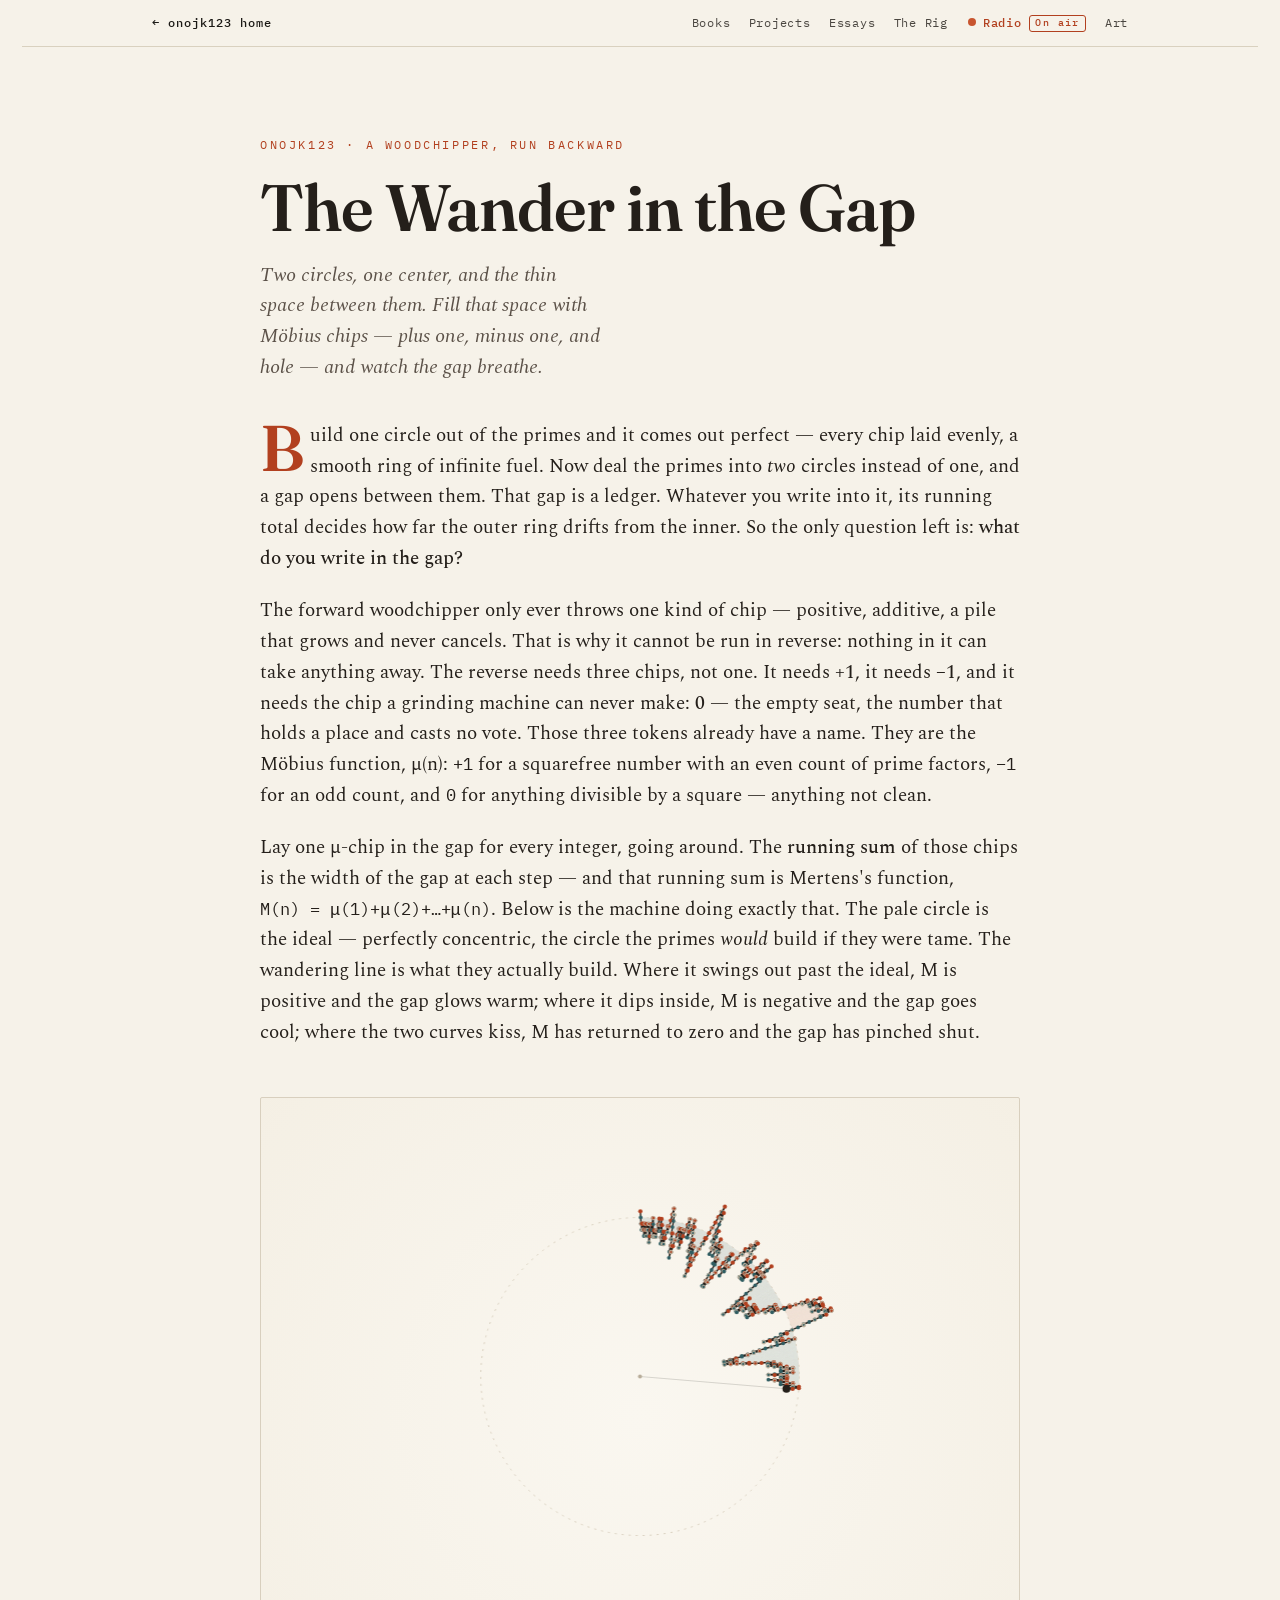
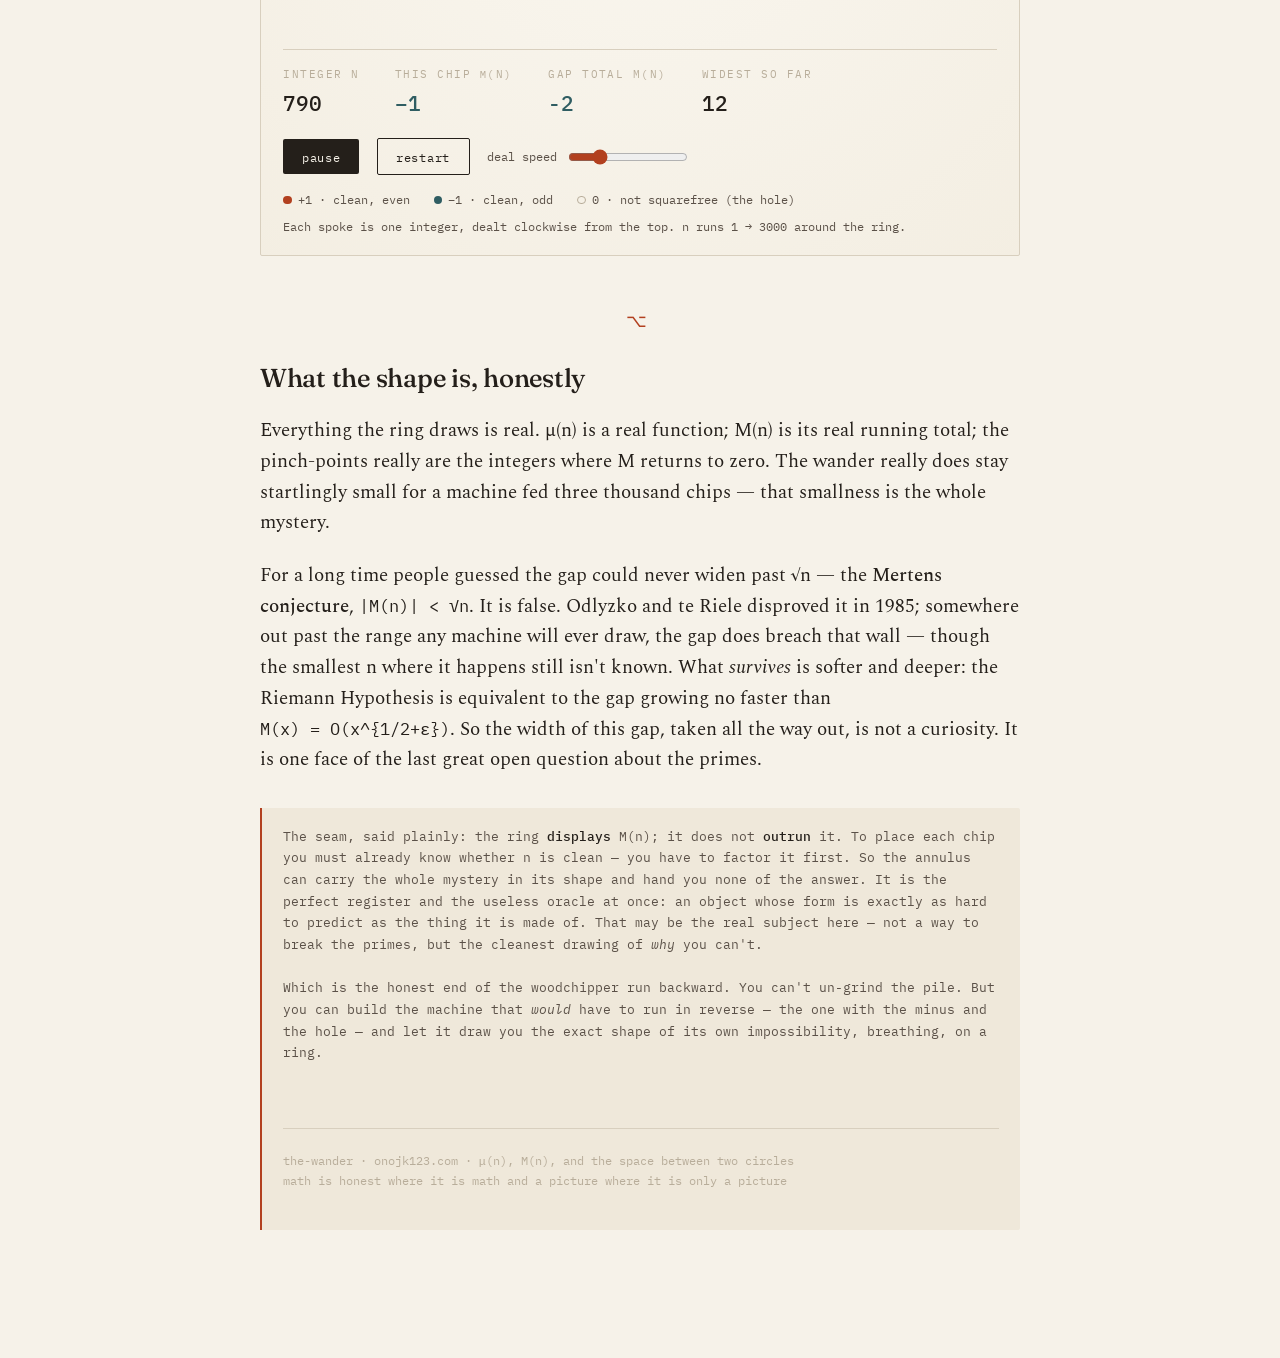
<file: the-wander/index.html>
<!DOCTYPE html>
<html lang="en">
<head>
<meta charset="utf-8">
<meta name="viewport" content="width=device-width, initial-scale=1">
<title>The Wander in the Gap</title>
<meta name="description" content="Two concentric circles and the space between them. Fill that gap with Mobius chips — plus one, minus one, and hole — and the gap breathes. Its wander is the deepest open question about the primes.">
<link rel="preconnect" href="https://fonts.googleapis.com">
<link rel="preconnect" href="https://fonts.gstatic.com" crossorigin>
<link href="https://fonts.googleapis.com/css2?family=Fraunces:opsz,wght@9..144,400;9..144,500;9..144,600&family=Spectral:ital,wght@0,400;0,500;1,400&family=IBM+Plex+Mono:wght@400;500&display=swap" rel="stylesheet">
<style>
  :root{
    --paper:#f6f2e9;
    --ink:#241f1a;
    --ink-soft:#5b5148;
    --kink:#b2401f;      /* +1  : warm, the pile that grows */
    --cool:#2f5d62;      /* -1  : cool, the chip that cancels */
    --line:#d8cfbe;
    --hole:#b8ad9a;      /*  0  : the seat with no vote */
  }
  *{box-sizing:border-box;}
  html,body{margin:0;background:var(--paper);color:var(--ink);}
  body{
    font-family:"Spectral",Georgia,serif;
    font-size:19px;line-height:1.62;
    -webkit-font-smoothing:antialiased;
    padding:0 1.4rem;
  }
  .wrap{max-width:760px;margin:0 auto;padding:5.5rem 0 6rem;}
  .eyebrow{
    font-family:"IBM Plex Mono",monospace;
    font-size:.74rem;letter-spacing:.22em;text-transform:uppercase;
    color:var(--kink);margin-bottom:1.3rem;
  }
  h1{
    font-family:"Fraunces",serif;
    font-weight:600;font-size:clamp(2.5rem,7vw,4.1rem);
    line-height:1.02;letter-spacing:-.015em;margin:0 0 1.1rem;
  }
  .standfirst{
    font-family:"Spectral",serif;font-style:italic;
    font-size:1.28rem;line-height:1.5;color:var(--ink-soft);
    max-width:34ch;margin:0 0 2.4rem;
  }
  p{margin:0 0 1.35rem;}
  .lead::first-letter{
    font-family:"Fraunces",serif;font-weight:600;
    font-size:3.4em;line-height:.72;float:left;
    padding:.06em .09em 0 0;color:var(--kink);
  }
  strong{font-weight:500;color:var(--ink);}
  em{font-style:italic;}
  .mono{font-family:"IBM Plex Mono",monospace;font-size:.9em;}

  /* ---- the machine ---- */
  .stage{
    margin:3rem 0 1.2rem;
    background:radial-gradient(120% 120% at 50% 42%,#faf7f0 0%,#f2ecdf 78%,#ece4d3 100%);
    border:1px solid var(--line);
    border-radius:2px;
    padding:1.4rem 1.4rem 1.1rem;
  }
  canvas{display:block;width:100%;height:auto;touch-action:none;}
  .readout{
    display:flex;flex-wrap:wrap;gap:1.4rem 2.2rem;
    font-family:"IBM Plex Mono",monospace;font-size:.82rem;
    margin-top:1rem;padding-top:1rem;border-top:1px solid var(--line);
    color:var(--ink-soft);
  }
  .readout b{
    display:block;font-weight:400;font-size:.66rem;letter-spacing:.14em;
    text-transform:uppercase;color:var(--hole);margin-bottom:.28em;
  }
  .readout span{font-size:1.32rem;color:var(--ink);font-weight:500;}
  .val-pos{color:var(--kink)!important;}
  .val-neg{color:var(--cool)!important;}
  .val-zero{color:var(--hole)!important;}

  .controls{
    display:flex;flex-wrap:wrap;align-items:center;gap:.75rem 1.1rem;
    margin-top:1.1rem;
  }
  button{
    font-family:"IBM Plex Mono",monospace;font-size:.78rem;
    letter-spacing:.06em;
    background:var(--ink);color:var(--paper);border:none;
    padding:.6rem 1.15rem;border-radius:2px;cursor:pointer;
    transition:background .15s ease,transform .05s ease;
  }
  button:hover{background:var(--kink);}
  button:active{transform:translateY(1px);}
  button.ghost{background:transparent;color:var(--ink);border:1px solid var(--ink);}
  button.ghost:hover{background:var(--ink);color:var(--paper);}
  button:focus-visible{outline:2px solid var(--kink);outline-offset:2px;}
  .speed{display:flex;align-items:center;gap:.55rem;font-family:"IBM Plex Mono",monospace;font-size:.74rem;color:var(--ink-soft);}
  input[type=range]{accent-color:var(--kink);width:120px;}

  .legend{
    display:flex;flex-wrap:wrap;gap:.4rem 1.5rem;
    font-family:"IBM Plex Mono",monospace;font-size:.74rem;
    color:var(--ink-soft);margin-top:.9rem;
  }
  .legend i{display:inline-block;width:.72em;height:.72em;border-radius:50%;margin-right:.5em;vertical-align:-.05em;}
  .swatch-pos{background:var(--kink);}
  .swatch-neg{background:var(--cool);}
  .swatch-zero{background:transparent;border:1.5px solid var(--hole);}

  .cap{font-family:"IBM Plex Mono",monospace;font-size:.76rem;color:var(--ink-soft);margin:.6rem 0 0;line-height:1.55;}

  .kink{border:0;height:0;text-align:center;margin:3.2rem 0;overflow:visible;}
  .kink::after{content:"\2325";color:var(--kink);font-size:1.1rem;letter-spacing:.4em;}

  h2{
    font-family:"Fraunces",serif;font-weight:500;
    font-size:1.62rem;letter-spacing:-.01em;margin:2.8rem 0 1rem;
  }
  .note{
    font-family:"IBM Plex Mono",monospace;font-size:.82rem;line-height:1.65;
    color:var(--ink-soft);background:#efe8da;border-left:2px solid var(--kink);
    padding:1.1rem 1.3rem;margin:2rem 0;border-radius:0 2px 2px 0;
  }
  .foot{
    font-family:"IBM Plex Mono",monospace;font-size:.74rem;color:var(--hole);
    margin-top:4rem;padding-top:1.4rem;border-top:1px solid var(--line);
  }
  a{color:var(--kink);text-decoration:none;border-bottom:1px solid var(--line);}
  a:hover{border-bottom-color:var(--kink);}
  @media (max-width:560px){
    body{font-size:17px;}
    .wrap{padding:3.5rem 0 4rem;}
    .readout span{font-size:1.1rem;}
  }
</style>
<link rel="stylesheet" href="/css/site-nav.css">
  <link rel="canonical" href="https://onojk123.com/the-wander/">
</head>
<body>
<!-- site nav (shared: /css/site-nav.css) -->
<nav class="sn" aria-label="Site">
  <div class="sn-in">
    <a class="sn-home" href="/">← onojk123 home</a>
    <ul>
      <li><a href="/#books">Books</a></li>
      <li><a href="/#projects">Projects</a></li>
      <li><a href="/#essays">Essays</a></li>
      <li><a href="/rig/">The Rig</a></li>
      <li><a class="sn-radio" href="/radio/"><span class="sn-dot" aria-hidden="true"></span>Radio<span class="sn-air">On air</span></a></li>
      <li><a href="/#art">Art</a></li>
    </ul>
  </div>
</nav>
<div class="wrap">

  <div class="eyebrow">onojk123 · a woodchipper, run backward</div>
  <h1>The Wander in the Gap</h1>
  <p class="standfirst">Two circles, one center, and the thin space between them. Fill that space with Möbius chips — plus&nbsp;one, minus&nbsp;one, and hole — and watch the gap breathe.</p>

  <p class="lead">Build one circle out of the primes and it comes out perfect — every chip laid evenly, a smooth ring of infinite fuel. Now deal the primes into <em>two</em> circles instead of one, and a gap opens between them. That gap is a ledger. Whatever you write into it, its running total decides how far the outer ring drifts from the inner. So the only question left is: <strong>what do you write in the gap?</strong></p>

  <p>The forward woodchipper only ever throws one kind of chip — positive, additive, a pile that grows and never cancels. That is why it cannot be run in reverse: nothing in it can take anything away. The reverse needs three chips, not one. It needs <strong>+1</strong>, it needs <strong>−1</strong>, and it needs the chip a grinding machine can never make: <strong>0</strong> — the empty seat, the number that holds a place and casts no vote. Those three tokens already have a name. They are the Möbius function, μ(n): <span class="mono">+1</span> for a squarefree number with an even count of prime factors, <span class="mono">−1</span> for an odd count, and <span class="mono">0</span> for anything divisible by a square — anything not clean.</p>

  <p>Lay one μ-chip in the gap for every integer, going around. The <strong>running sum</strong> of those chips is the width of the gap at each step — and that running sum is Mertens's function, <span class="mono">M(n)&nbsp;=&nbsp;μ(1)+μ(2)+…+μ(n)</span>. Below is the machine doing exactly that. The pale circle is the ideal — perfectly concentric, the circle the primes <em>would</em> build if they were tame. The wandering line is what they actually build. Where it swings out past the ideal, M is positive and the gap glows warm; where it dips inside, M is negative and the gap goes cool; where the two curves kiss, M has returned to zero and the gap has pinched shut.</p>

  <div class="stage">
    <canvas id="ring" width="1400" height="1000" aria-label="Animated ring showing the Mertens function as a breathing gap between two circles"></canvas>
    <div class="readout">
      <div><b>integer n</b><span id="r-n">1</span></div>
      <div><b>this chip &mu;(n)</b><span id="r-mu" class="val-pos">+1</span></div>
      <div><b>gap total M(n)</b><span id="r-M">1</span></div>
      <div><b>widest so far</b><span id="r-max">1</span></div>
    </div>
    <div class="controls">
      <button id="play">pause</button>
      <button id="reset" class="ghost">restart</button>
      <div class="speed"><label for="spd">deal speed</label><input id="spd" type="range" min="1" max="40" value="10"></div>
    </div>
    <div class="legend">
      <span><i class="swatch-pos"></i>+1 · clean, even</span>
      <span><i class="swatch-neg"></i>−1 · clean, odd</span>
      <span><i class="swatch-zero"></i>0 · not squarefree (the hole)</span>
    </div>
    <p class="cap">Each spoke is one integer, dealt clockwise from the top. n runs 1 → 3000 around the ring.</p>
  </div>

  <hr class="kink">

  <h2>What the shape is, honestly</h2>
  <p>Everything the ring draws is real. μ(n) is a real function; M(n) is its real running total; the pinch-points really are the integers where M returns to zero. The wander really does stay startlingly small for a machine fed three thousand chips — that smallness is the whole mystery.</p>

  <p>For a long time people guessed the gap could never widen past √n — the <strong>Mertens conjecture</strong>, <span class="mono">|M(n)| &lt; √n</span>. It is false. Odlyzko and te&nbsp;Riele disproved it in 1985; somewhere out past the range any machine will ever draw, the gap does breach that wall — though the smallest n where it happens still isn't known. What <em>survives</em> is softer and deeper: the Riemann Hypothesis is equivalent to the gap growing no faster than <span class="mono">M(x)&nbsp;=&nbsp;O(x^{1/2+ε})</span>. So the width of this gap, taken all the way out, is not a curiosity. It is one face of the last great open question about the primes.</p>

  <div class="note">The seam, said plainly: the ring <strong>displays</strong> M(n); it does not <strong>outrun</strong> it. To place each chip you must already know whether n is clean — you have to factor it first. So the annulus can carry the whole mystery in its shape and hand you none of the answer. It is the perfect register and the useless oracle at once: an object whose form is exactly as hard to predict as the thing it is made of. That may be the real subject here — not a way to break the primes, but the cleanest drawing of <em>why</em> you can't.</p>

  <p>Which is the honest end of the woodchipper run backward. You can't un-grind the pile. But you can build the machine that <em>would</em> have to run in reverse — the one with the minus and the hole — and let it draw you the exact shape of its own impossibility, breathing, on a ring.</p>

  <p class="foot">the-wander · onojk123.com · μ(n), M(n), and the space between two circles<br>math is honest where it is math and a picture where it is only a picture</p>

</div>

<script>
(function(){
  "use strict";
  var N = 3000;

  // ---- linear sieve for the Mobius function ----
  var mu = new Int8Array(N+1);
  var M  = new Int32Array(N+1);
  (function sieve(){
    mu[1] = 1;
    var primes = [];
    var comp = new Uint8Array(N+1);
    for(var i=2;i<=N;i++){
      if(!comp[i]){ primes.push(i); mu[i] = -1; }
      for(var j=0;j<primes.length;j++){
        var p = primes[j];
        if(i*p > N) break;
        comp[i*p] = 1;
        if(i % p === 0){ mu[i*p] = 0; break; }
        else { mu[i*p] = -mu[i]; }
      }
    }
    var run = 0, mx = 0;
    for(var n=1;n<=N;n++){ run += mu[n]; M[n] = run; if(Math.abs(run)>mx) mx = Math.abs(run); }
    M.maxAbs = mx || 1;
  })();

  var cv = document.getElementById('ring');
  var ctx = cv.getContext('2d');
  var CSS = getComputedStyle(document.documentElement);
  var C = {
    paper: CSS.getPropertyValue('--paper').trim(),
    ink:   CSS.getPropertyValue('--ink').trim(),
    kink:  CSS.getPropertyValue('--kink').trim(),
    cool:  CSS.getPropertyValue('--cool').trim(),
    hole:  CSS.getPropertyValue('--hole').trim(),
    line:  CSS.getPropertyValue('--line').trim()
  };

  var W, H, cx, cy, R0, amp, dpr;
  function layout(){
    dpr = Math.min(window.devicePixelRatio||1, 2);
    var cssW = cv.clientWidth || 700;
    var cssH = Math.round(cssW * 0.72);
    cv.width  = Math.round(cssW*dpr);
    cv.height = Math.round(cssH*dpr);
    ctx.setTransform(dpr,0,0,dpr,0,0);
    W = cssW; H = cssH;
    cx = W/2; cy = H/2;
    R0 = Math.min(W,H) * 0.31;
    amp = (Math.min(W,H) * 0.30) / M.maxAbs;  // scale so the widest wander fills the frame
  }

  function ang(n){ return -Math.PI/2 + (n / N) * Math.PI * 2; }
  function rad(n){ return R0 + amp * M[n]; }
  function pt(n){ var a = ang(n), r = rad(n); return [cx + r*Math.cos(a), cy + r*Math.sin(a)]; }
  function refPt(n){ var a = ang(n); return [cx + R0*Math.cos(a), cy + R0*Math.sin(a)]; }

  var cur = 1, playing = true, speed = 10, acc = 0;
  var elN=document.getElementById('r-n'), elMu=document.getElementById('r-mu'),
      elM=document.getElementById('r-M'), elMax=document.getElementById('r-max');

  function draw(){
    ctx.clearRect(0,0,W,H);

    // filled breathing gap: one thin quad per integer, colored by sign of M
    for(var n=1;n<cur;n++){
      var a0 = refPt(n), a1 = refPt(n+1), b1 = pt(n+1), b0 = pt(n);
      var s = M[n];
      if(s === 0) continue;
      ctx.beginPath();
      ctx.moveTo(a0[0],a0[1]); ctx.lineTo(a1[0],a1[1]);
      ctx.lineTo(b1[0],b1[1]); ctx.lineTo(b0[0],b0[1]);
      ctx.closePath();
      ctx.fillStyle = s>0 ? 'rgba(178,64,31,0.11)' : 'rgba(47,93,98,0.13)';
      ctx.fill();
    }

    // ideal circle (the concentric reference)
    ctx.beginPath();
    ctx.setLineDash([2,5]);
    ctx.arc(cx,cy,R0,0,Math.PI*2);
    ctx.strokeStyle = C.line;
    ctx.lineWidth = 1;
    ctx.stroke();
    ctx.setLineDash([]);

    // the wander line
    ctx.beginPath();
    for(var m=1;m<=cur;m++){
      var q = pt(m);
      if(m===1) ctx.moveTo(q[0],q[1]); else ctx.lineTo(q[0],q[1]);
    }
    ctx.strokeStyle = C.ink;
    ctx.lineWidth = 1.4;
    ctx.stroke();

    // chips (dots), colored by mu; holes drawn as hollow ticks
    var start = Math.max(1, cur-900);          // keep it light: recent chips only
    for(var k=start;k<=cur;k++){
      var v = mu[k]; var p = pt(k);
      if(v === 0){
        ctx.beginPath();
        ctx.arc(p[0],p[1],1.7,0,Math.PI*2);
        ctx.strokeStyle = C.hole; ctx.lineWidth = 1;
        ctx.stroke();
      } else {
        ctx.beginPath();
        ctx.arc(p[0],p[1], v>0?2.1:1.9, 0, Math.PI*2);
        ctx.fillStyle = v>0 ? C.kink : C.cool;
        ctx.fill();
      }
    }

    // leading head marker + spoke to center
    var head = pt(cur);
    ctx.beginPath();
    ctx.moveTo(cx,cy); ctx.lineTo(head[0],head[1]);
    ctx.strokeStyle = 'rgba(36,31,26,0.16)'; ctx.lineWidth = 1;
    ctx.stroke();
    ctx.beginPath();
    ctx.arc(head[0],head[1],4,0,Math.PI*2);
    ctx.fillStyle = C.ink; ctx.fill();

    // center dot
    ctx.beginPath(); ctx.arc(cx,cy,2,0,Math.PI*2);
    ctx.fillStyle = C.hole; ctx.fill();
  }

  function readout(){
    var v = mu[cur];
    elN.textContent = cur;
    elMu.textContent = v>0?'+1':(v<0?'−1':'0');
    elMu.className = v>0?'val-pos':(v<0?'val-neg':'val-zero');
    var mval = M[cur];
    elM.textContent = (mval>0?'+':'') + mval;
    elM.className = mval>0?'val-pos':(mval<0?'val-neg':'val-zero');
    var mx = 0; for(var i=1;i<=cur;i++){ if(Math.abs(M[i])>mx) mx=Math.abs(M[i]); }
    elMax.textContent = mx;
  }

  var last = 0;
  function frame(t){
    var dt = last?(t-last):16; last = t;
    if(playing){
      acc += (speed * dt/1000) * 60 * 0.5;
      var step = Math.floor(acc);
      if(step>=1){ acc -= step; cur = Math.min(N, cur+step); }
      if(cur>=N){ playing=false; document.getElementById('play').textContent='replay'; }
    }
    draw(); readout();
    requestAnimationFrame(frame);
  }

  // ---- controls ----
  var playBtn = document.getElementById('play');
  playBtn.addEventListener('click', function(){
    if(cur>=N){ cur=1; playing=true; playBtn.textContent='pause'; return; }
    playing = !playing; playBtn.textContent = playing?'pause':'resume';
  });
  document.getElementById('reset').addEventListener('click', function(){
    cur=1; playing=true; playBtn.textContent='pause';
  });
  document.getElementById('spd').addEventListener('input', function(e){
    speed = +e.target.value;
  });

  // reduced motion: draw the whole thing at rest
  if(window.matchMedia && window.matchMedia('(prefers-reduced-motion: reduce)').matches){
    playing=false; cur=N; playBtn.textContent='replay';
  }

  var rz; window.addEventListener('resize', function(){
    clearTimeout(rz); rz=setTimeout(function(){ layout(); }, 120);
  });

  layout();
  requestAnimationFrame(frame);
})();
</script>
</body>
</html>
</file>
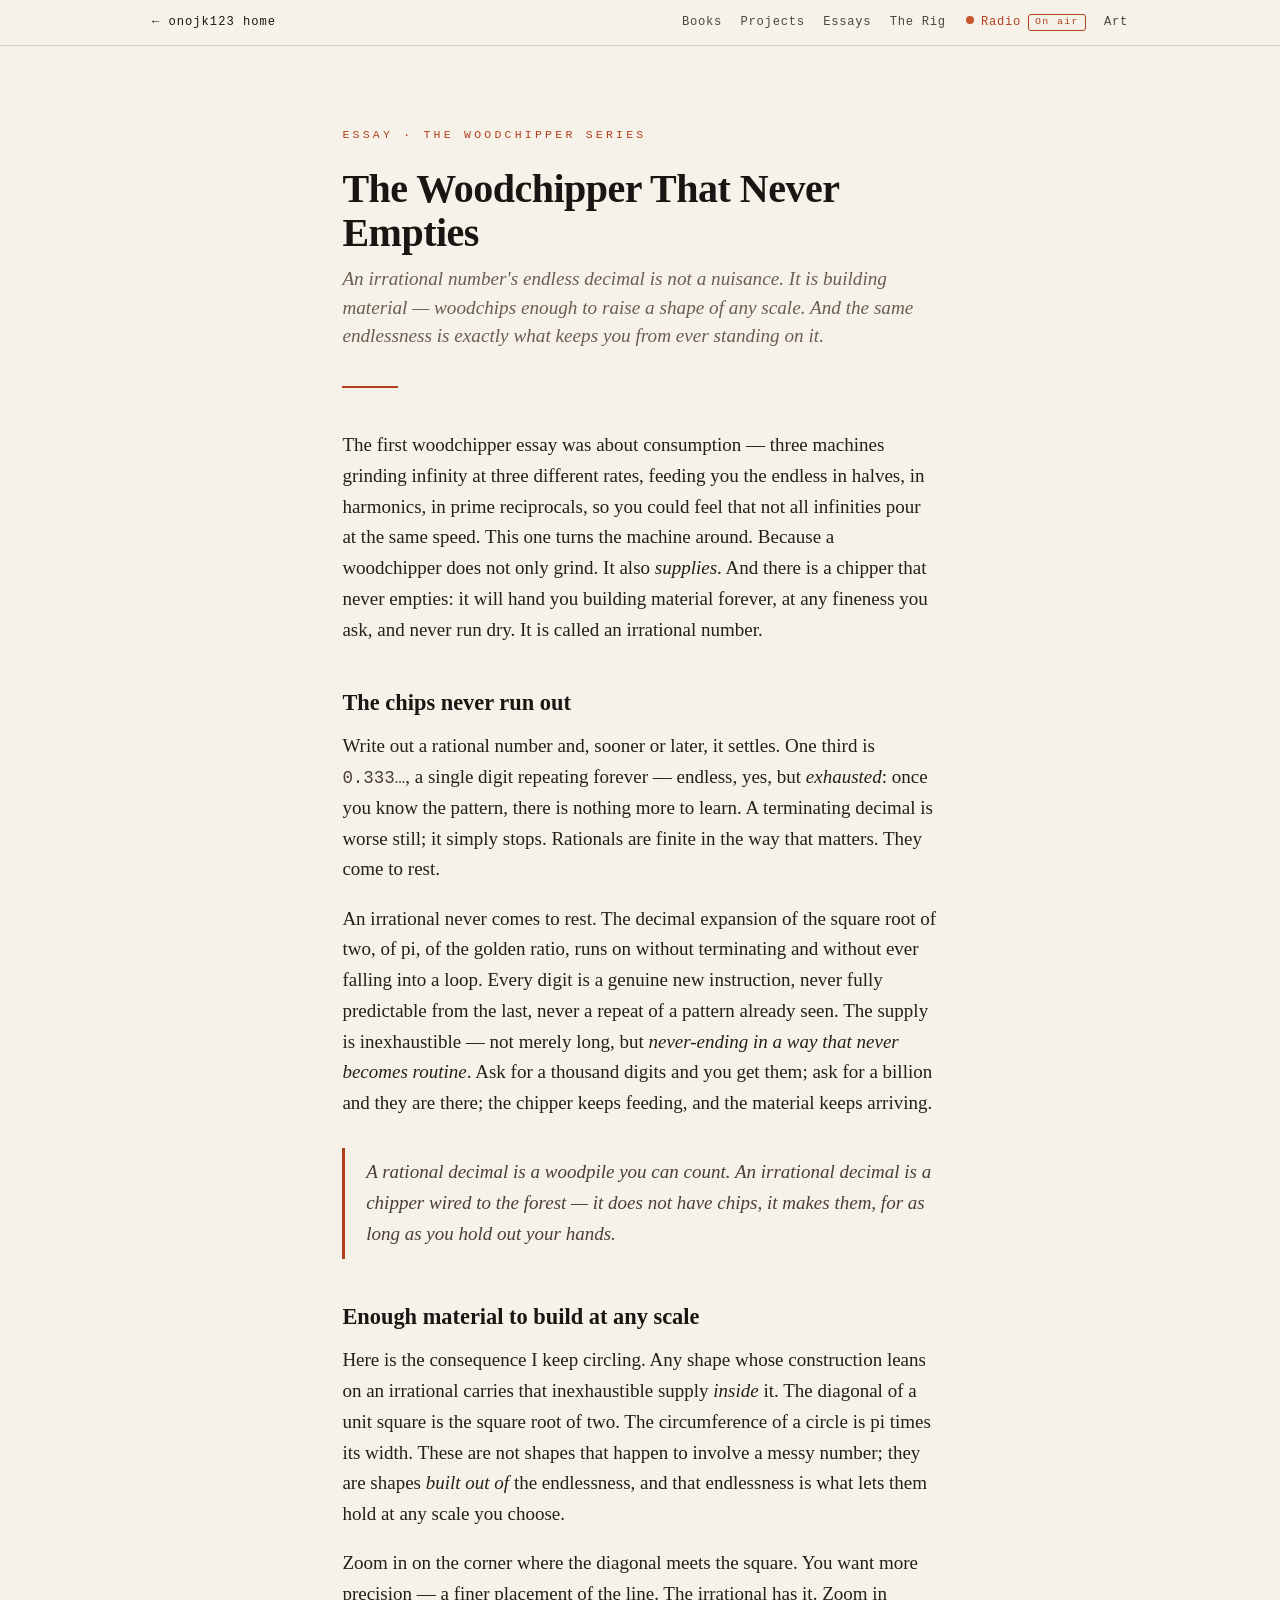
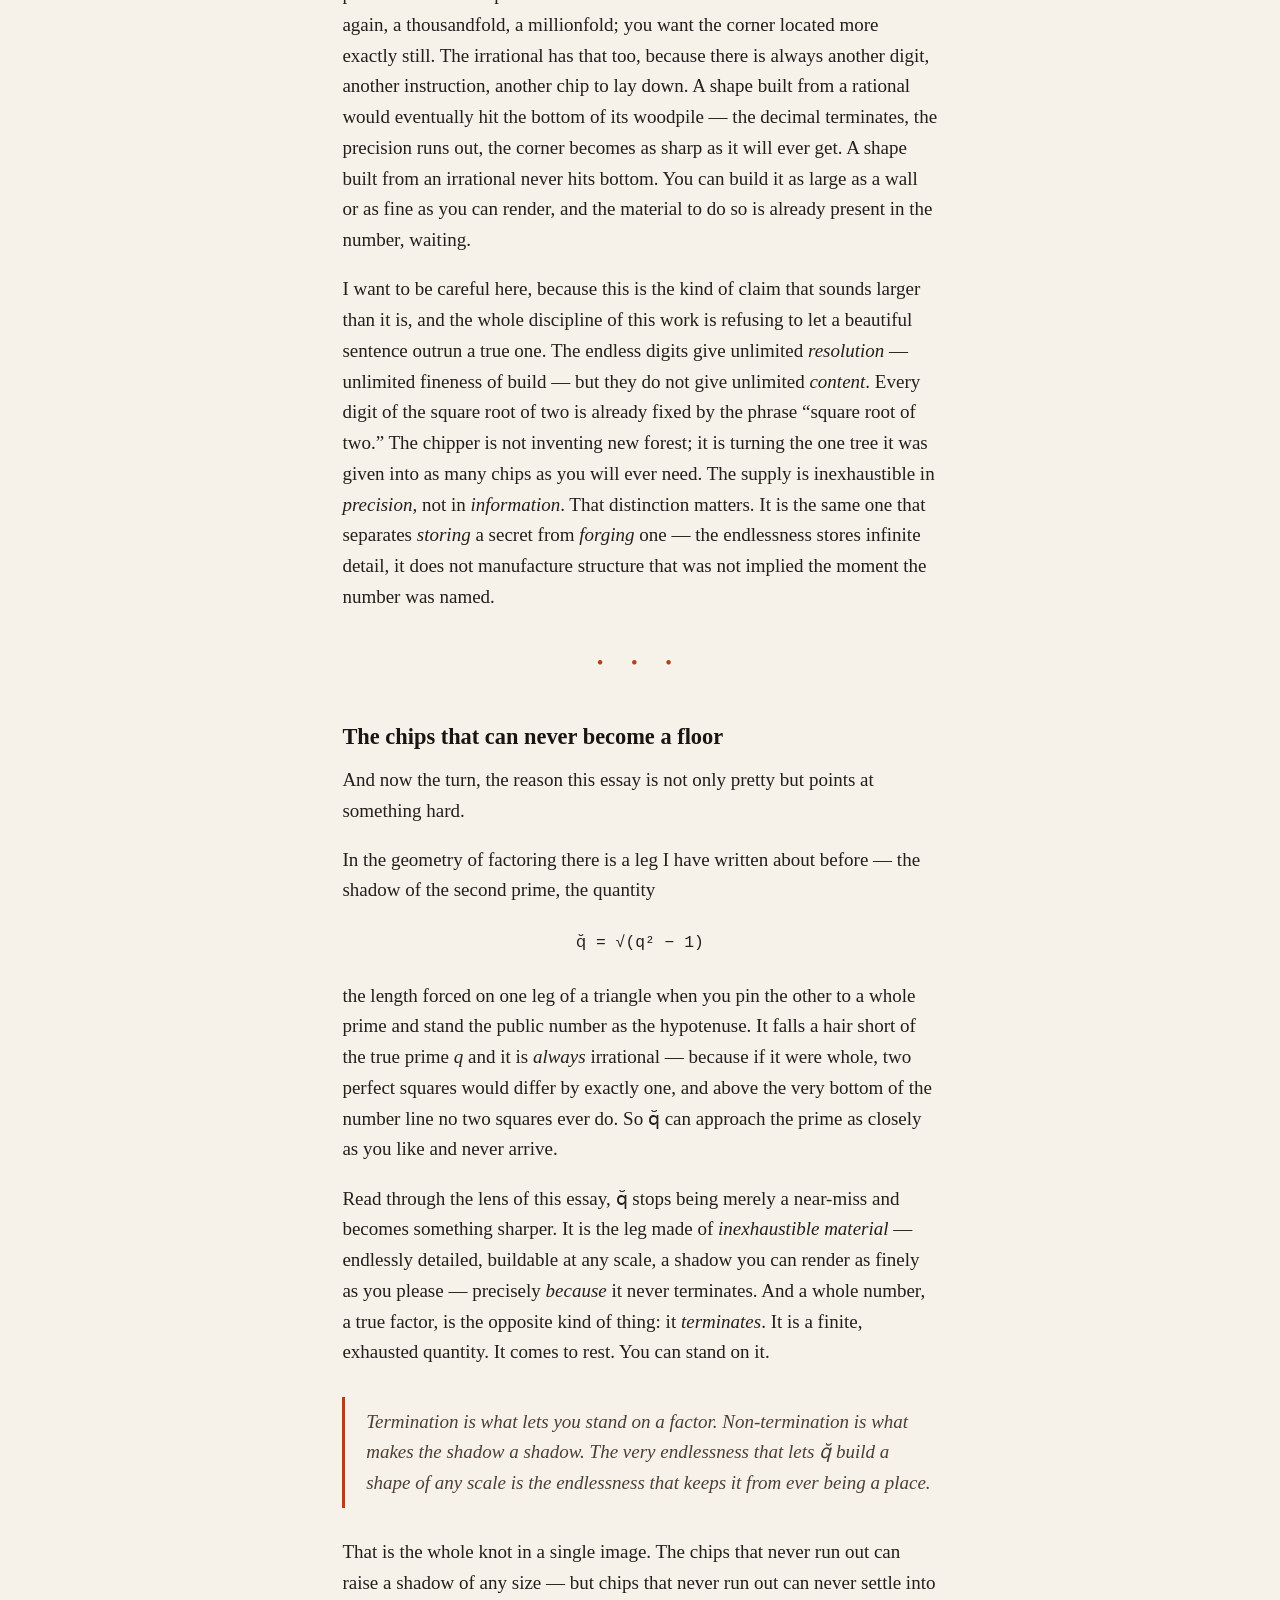
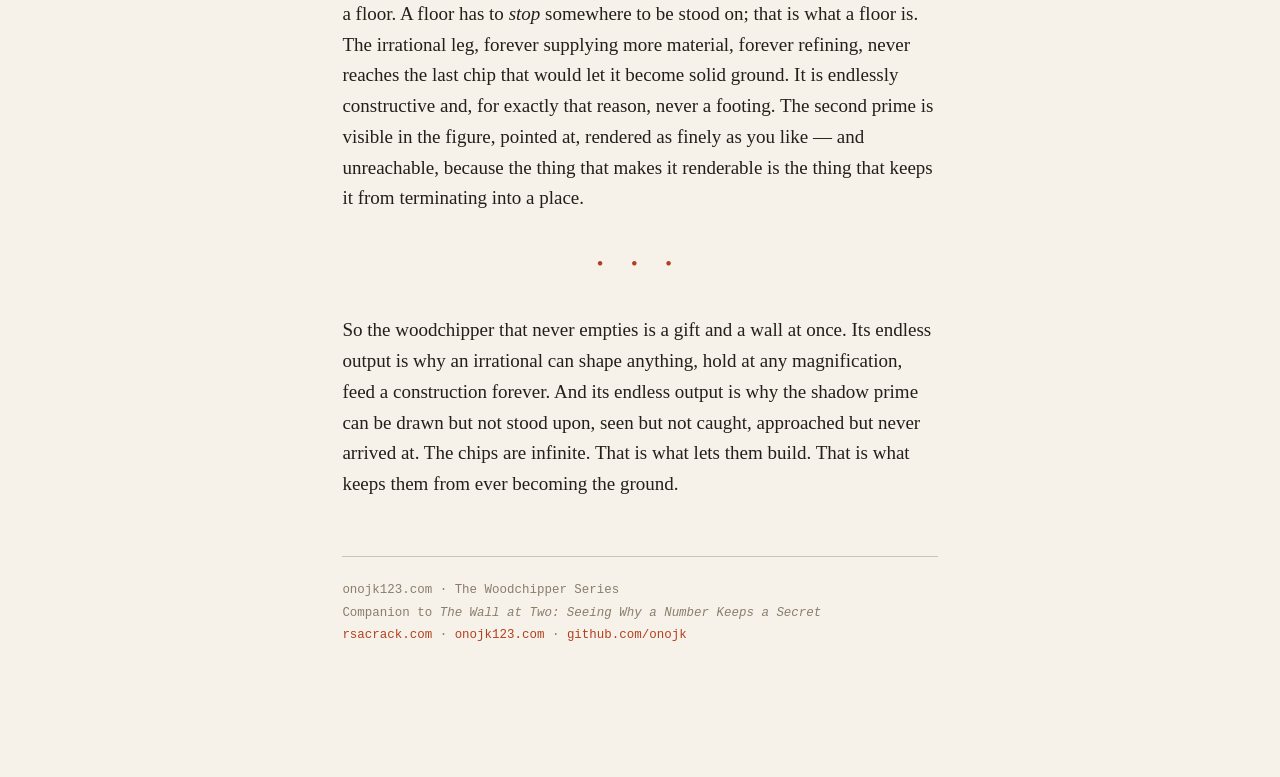
<file: woodchipper-never-empties/index.html>
<!DOCTYPE html>
<html lang="en">
<head>
<meta charset="utf-8"/>
<meta name="viewport" content="width=device-width, initial-scale=1.0"/>
<title>The Woodchipper That Never Empties &#8212; onojk123</title>
<meta name="description" content="An irrational number's non-terminating decimal is inexhaustible building material: woodchips to build a shape of any scale. And why that is exactly what makes the shadow prime unreachable."/>
<style>
  :root {
    --paper: #f6f2e9;
    --ink: #241f1a;
    --ink-soft: #4a3f35;
    --muted: #6b5d4f;
    --faint: #8a7d6d;
    --kink: #b2401f;
  }
  * { box-sizing: border-box; }
  html { -webkit-text-size-adjust: 100%; }
  body {
    margin: 0;
    background: var(--paper);
    color: var(--ink);
    font-family: Georgia, "Spectral", "Times New Roman", serif;
    line-height: 1.62;
    font-size: 19px;
  }
  .wrap { max-width: 40rem; margin: 0 auto; padding: 5rem 1.4rem 7rem; }

  .eyebrow {
    font-family: "IBM Plex Mono", ui-monospace, "Courier New", monospace;
    font-size: 0.72rem; letter-spacing: 0.28em; text-transform: uppercase;
    color: var(--kink); margin: 0 0 1.4rem;
  }
  h1 {
    font-family: "Fraunces", Georgia, serif;
    font-weight: 700; font-size: 2.5rem; line-height: 1.1;
    letter-spacing: -0.5px; margin: 0 0 0.6rem; color: #1a1512;
  }
  .standfirst {
    font-style: italic; font-size: 1.2rem; color: var(--muted);
    line-height: 1.5; margin: 0 0 2.2rem;
  }
  .rule { border: 0; height: 0; border-top: 2px solid var(--kink); width: 3.5rem; margin: 0 0 2.6rem; }

  p { margin: 0 0 1.15rem; }
  p.lead { text-indent: 0; }
  h2 {
    font-family: "Fraunces", Georgia, serif;
    font-weight: 700; font-size: 1.4rem; line-height: 1.2;
    margin: 2.8rem 0 0.9rem; color: #1a1512;
  }
  em { font-style: italic; }
  strong { font-weight: 700; color: #1a1512; }

  blockquote {
    border-left: 3px solid var(--kink);
    margin: 1.8rem 0; padding: 0.2rem 0 0.2rem 1.3rem;
    font-style: italic; color: var(--ink-soft);
  }
  blockquote p { margin: 0.4rem 0; }

  .math {
    display: block; text-align: center;
    font-family: "IBM Plex Mono", ui-monospace, "Courier New", monospace;
    font-size: 1.02rem; margin: 1.5rem 0; color: var(--ink);
  }
  code {
    font-family: "IBM Plex Mono", ui-monospace, "Courier New", monospace;
    font-size: 0.92em; color: var(--ink-soft);
  }

  .brk { text-align: center; color: var(--kink); letter-spacing: 0.6em; margin: 2.2rem 0; }

  .foot {
    margin-top: 3.5rem; padding-top: 1.4rem;
    border-top: 1px solid rgba(138,125,109,0.4);
    font-family: "IBM Plex Mono", ui-monospace, monospace;
    font-size: 0.78rem; color: var(--faint); line-height: 1.8;
  }
  .foot a { color: var(--kink); text-decoration: none; }
  .foot a:hover { text-decoration: underline; }
</style>
<link rel="stylesheet" href="/css/site-nav.css">
  <link rel="canonical" href="https://onojk123.com/woodchipper-never-empties/">
</head>
<body>
<!-- site nav (shared: /css/site-nav.css) -->
<nav class="sn" aria-label="Site">
  <div class="sn-in">
    <a class="sn-home" href="/">← onojk123 home</a>
    <ul>
      <li><a href="/#books">Books</a></li>
      <li><a href="/#projects">Projects</a></li>
      <li><a href="/#essays">Essays</a></li>
      <li><a href="/rig/">The Rig</a></li>
      <li><a class="sn-radio" href="/radio/"><span class="sn-dot" aria-hidden="true"></span>Radio<span class="sn-air">On air</span></a></li>
      <li><a href="/#art">Art</a></li>
    </ul>
  </div>
</nav>
<main class="wrap">

  <p class="eyebrow">Essay &#183; The Woodchipper Series</p>
  <h1>The Woodchipper That Never Empties</h1>
  <p class="standfirst">An irrational number's endless decimal is not a nuisance. It is building material &#8212; woodchips enough to raise a shape of any scale. And the same endlessness is exactly what keeps you from ever standing on it.</p>
  <hr class="rule"/>

  <p class="lead">The first woodchipper essay was about consumption &#8212; three machines grinding infinity at three different rates, feeding you the endless in halves, in harmonics, in prime reciprocals, so you could feel that not all infinities pour at the same speed. This one turns the machine around. Because a woodchipper does not only grind. It also <em>supplies</em>. And there is a chipper that never empties: it will hand you building material forever, at any fineness you ask, and never run dry. It is called an irrational number.</p>

  <h2>The chips never run out</h2>

  <p>Write out a rational number and, sooner or later, it settles. One third is <code>0.333&#8230;</code>, a single digit repeating forever &#8212; endless, yes, but <em>exhausted</em>: once you know the pattern, there is nothing more to learn. A terminating decimal is worse still; it simply stops. Rationals are finite in the way that matters. They come to rest.</p>

  <p>An irrational never comes to rest. The decimal expansion of the square root of two, of pi, of the golden ratio, runs on without terminating and without ever falling into a loop. Every digit is a genuine new instruction, never fully predictable from the last, never a repeat of a pattern already seen. The supply is inexhaustible &#8212; not merely long, but <em>never-ending in a way that never becomes routine</em>. Ask for a thousand digits and you get them; ask for a billion and they are there; the chipper keeps feeding, and the material keeps arriving.</p>

  <blockquote>
    <p>A rational decimal is a woodpile you can count. An irrational decimal is a chipper wired to the forest &#8212; it does not have chips, it makes them, for as long as you hold out your hands.</p>
  </blockquote>

  <h2>Enough material to build at any scale</h2>

  <p>Here is the consequence I keep circling. Any shape whose construction leans on an irrational carries that inexhaustible supply <em>inside</em> it. The diagonal of a unit square is the square root of two. The circumference of a circle is pi times its width. These are not shapes that happen to involve a messy number; they are shapes <em>built out of</em> the endlessness, and that endlessness is what lets them hold at any scale you choose.</p>

  <p>Zoom in on the corner where the diagonal meets the square. You want more precision &#8212; a finer placement of the line. The irrational has it. Zoom in again, a thousandfold, a millionfold; you want the corner located more exactly still. The irrational has that too, because there is always another digit, another instruction, another chip to lay down. A shape built from a rational would eventually hit the bottom of its woodpile &#8212; the decimal terminates, the precision runs out, the corner becomes as sharp as it will ever get. A shape built from an irrational never hits bottom. You can build it as large as a wall or as fine as you can render, and the material to do so is already present in the number, waiting.</p>

  <p>I want to be careful here, because this is the kind of claim that sounds larger than it is, and the whole discipline of this work is refusing to let a beautiful sentence outrun a true one. The endless digits give unlimited <em>resolution</em> &#8212; unlimited fineness of build &#8212; but they do not give unlimited <em>content</em>. Every digit of the square root of two is already fixed by the phrase &#8220;square root of two.&#8221; The chipper is not inventing new forest; it is turning the one tree it was given into as many chips as you will ever need. The supply is inexhaustible in <em>precision</em>, not in <em>information</em>. That distinction matters. It is the same one that separates <em>storing</em> a secret from <em>forging</em> one &#8212; the endlessness stores infinite detail, it does not manufacture structure that was not implied the moment the number was named.</p>

  <div class="brk">&#8226; &#8226; &#8226;</div>

  <h2>The chips that can never become a floor</h2>

  <p>And now the turn, the reason this essay is not only pretty but points at something hard.</p>

  <p>In the geometry of factoring there is a leg I have written about before &#8212; the shadow of the second prime, the quantity</p>

  <p class="math">q&#774; = &#8730;(q&#178; &#8722; 1)</p>

  <p>the length forced on one leg of a triangle when you pin the other to a whole prime and stand the public number as the hypotenuse. It falls a hair short of the true prime <em>q</em> and it is <em>always</em> irrational &#8212; because if it were whole, two perfect squares would differ by exactly one, and above the very bottom of the number line no two squares ever do. So q&#774; can approach the prime as closely as you like and never arrive.</p>

  <p>Read through the lens of this essay, q&#774; stops being merely a near-miss and becomes something sharper. It is the leg made of <em>inexhaustible material</em> &#8212; endlessly detailed, buildable at any scale, a shadow you can render as finely as you please &#8212; precisely <em>because</em> it never terminates. And a whole number, a true factor, is the opposite kind of thing: it <em>terminates</em>. It is a finite, exhausted quantity. It comes to rest. You can stand on it.</p>

  <blockquote>
    <p>Termination is what lets you stand on a factor. Non-termination is what makes the shadow a shadow. The very endlessness that lets q&#774; build a shape of any scale is the endlessness that keeps it from ever being a place.</p>
  </blockquote>

  <p>That is the whole knot in a single image. The chips that never run out can raise a shadow of any size &#8212; but chips that never run out can never settle into a floor. A floor has to <em>stop</em> somewhere to be stood on; that is what a floor is. The irrational leg, forever supplying more material, forever refining, never reaches the last chip that would let it become solid ground. It is endlessly constructive and, for exactly that reason, never a footing. The second prime is visible in the figure, pointed at, rendered as finely as you like &#8212; and unreachable, because the thing that makes it renderable is the thing that keeps it from terminating into a place.</p>

  <div class="brk">&#8226; &#8226; &#8226;</div>

  <p>So the woodchipper that never empties is a gift and a wall at once. Its endless output is why an irrational can shape anything, hold at any magnification, feed a construction forever. And its endless output is why the shadow prime can be drawn but not stood upon, seen but not caught, approached but never arrived at. The chips are infinite. That is what lets them build. That is what keeps them from ever becoming the ground.</p>

  <p class="foot">
    onojk123.com &#183; The Woodchipper Series<br/>
    Companion to <em>The Wall at Two: Seeing Why a Number Keeps a Secret</em><br/>
    <a href="https://rsacrack.com">rsacrack.com</a> &#183; <a href="https://onojk123.com">onojk123.com</a> &#183; <a href="https://github.com/onojk">github.com/onojk</a>
  </p>

</main>
</body>
</html>
</file>
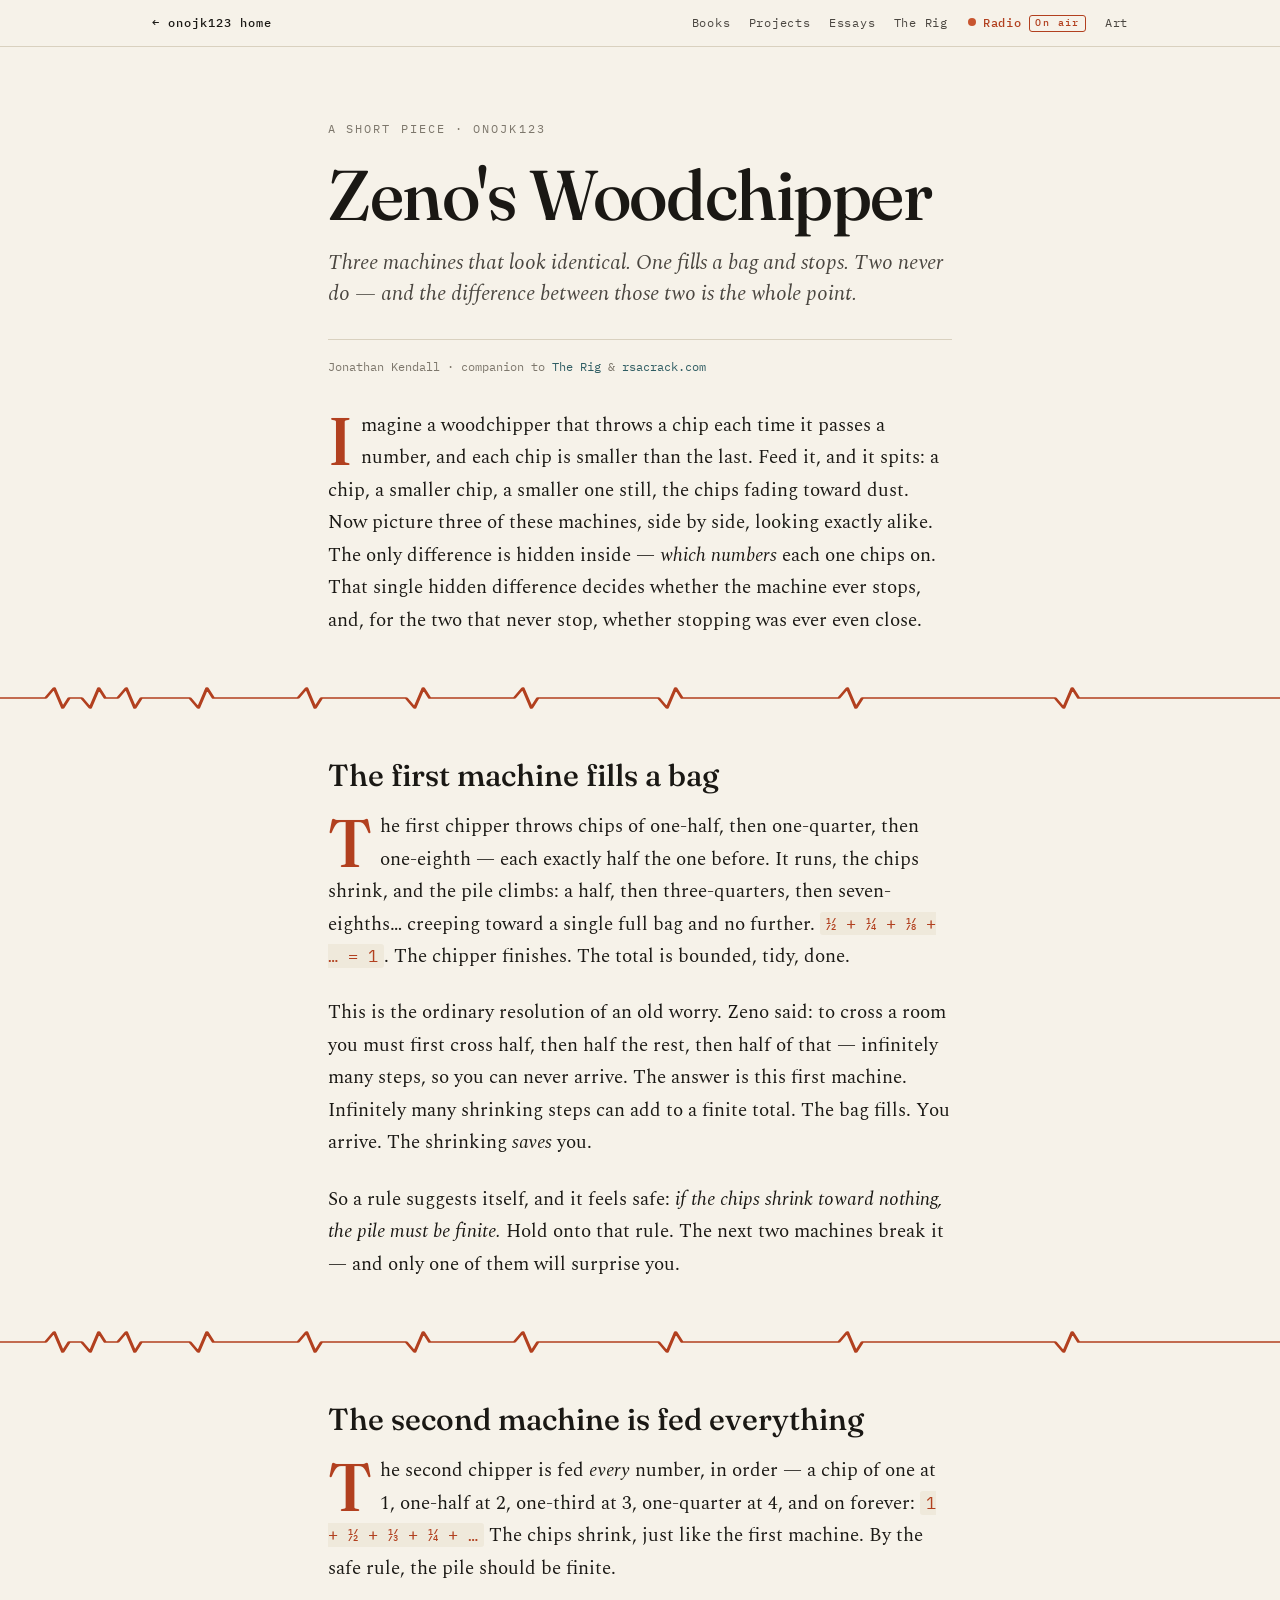
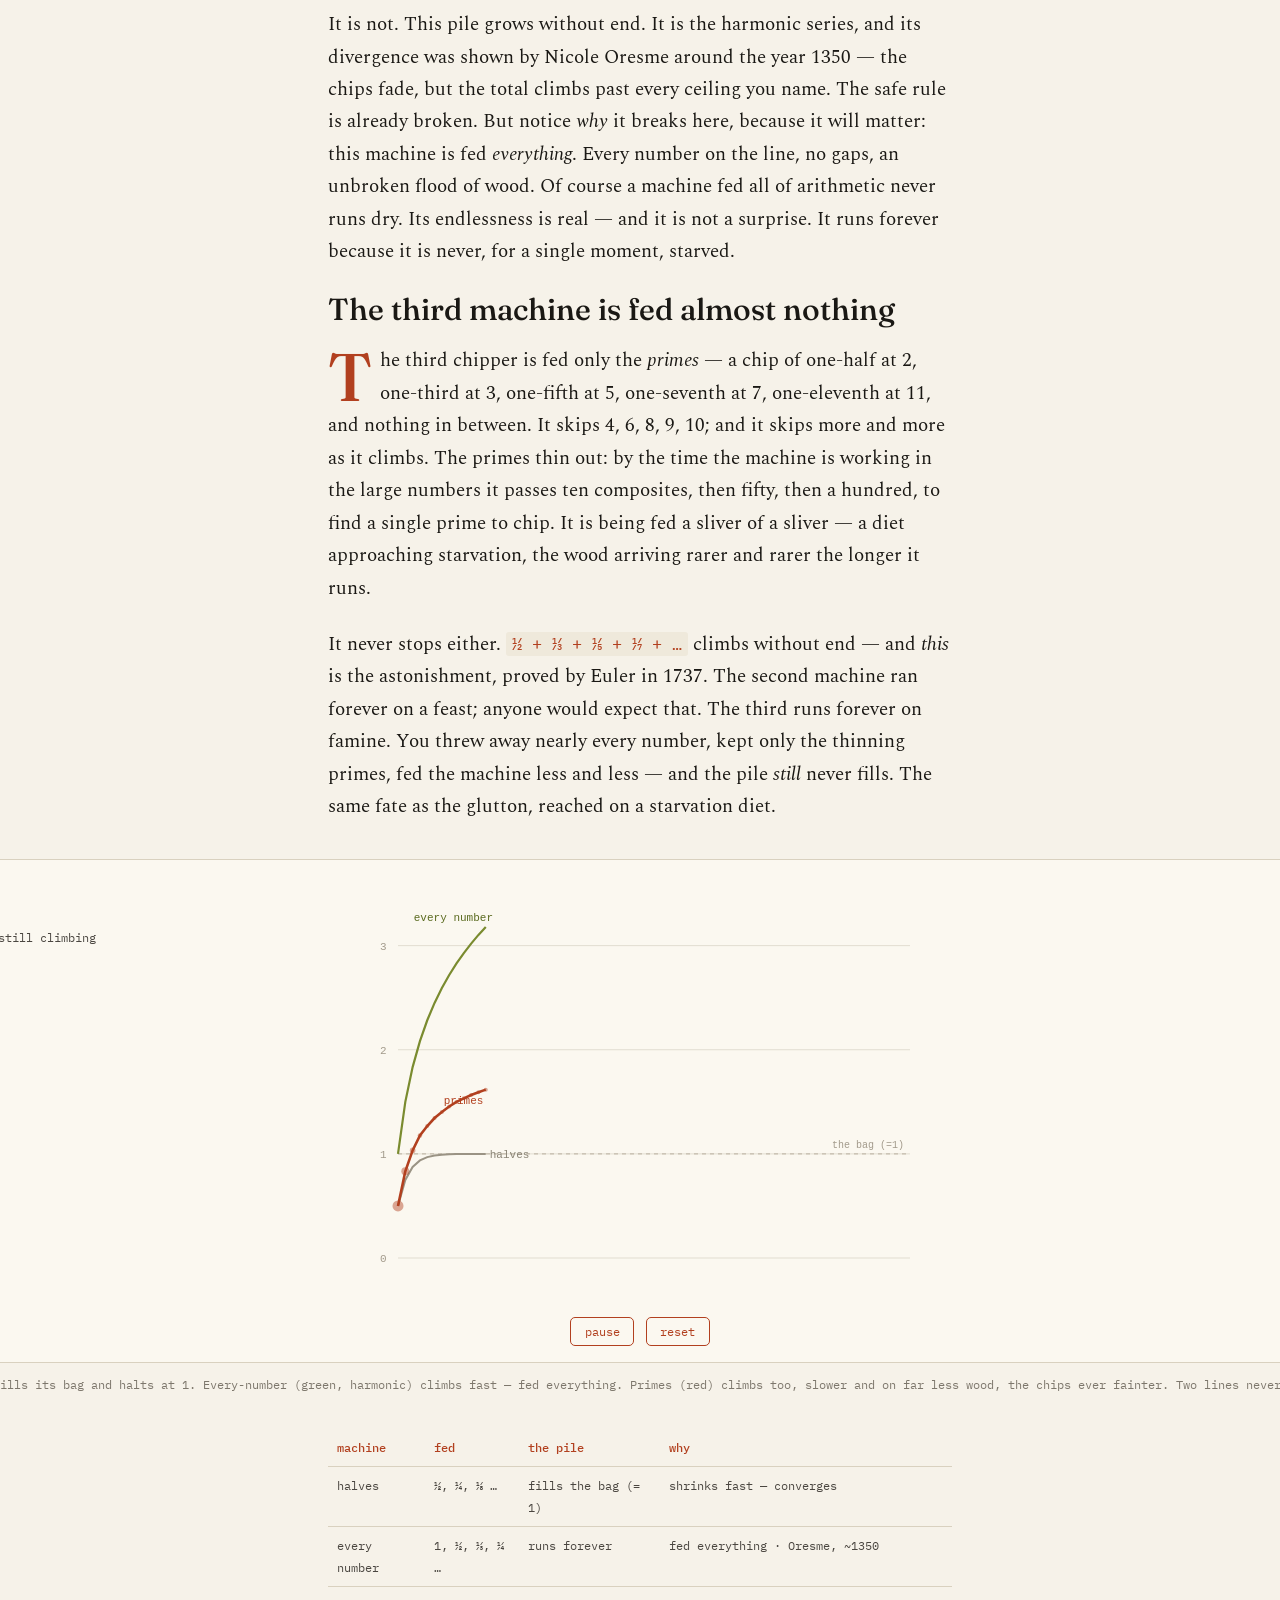
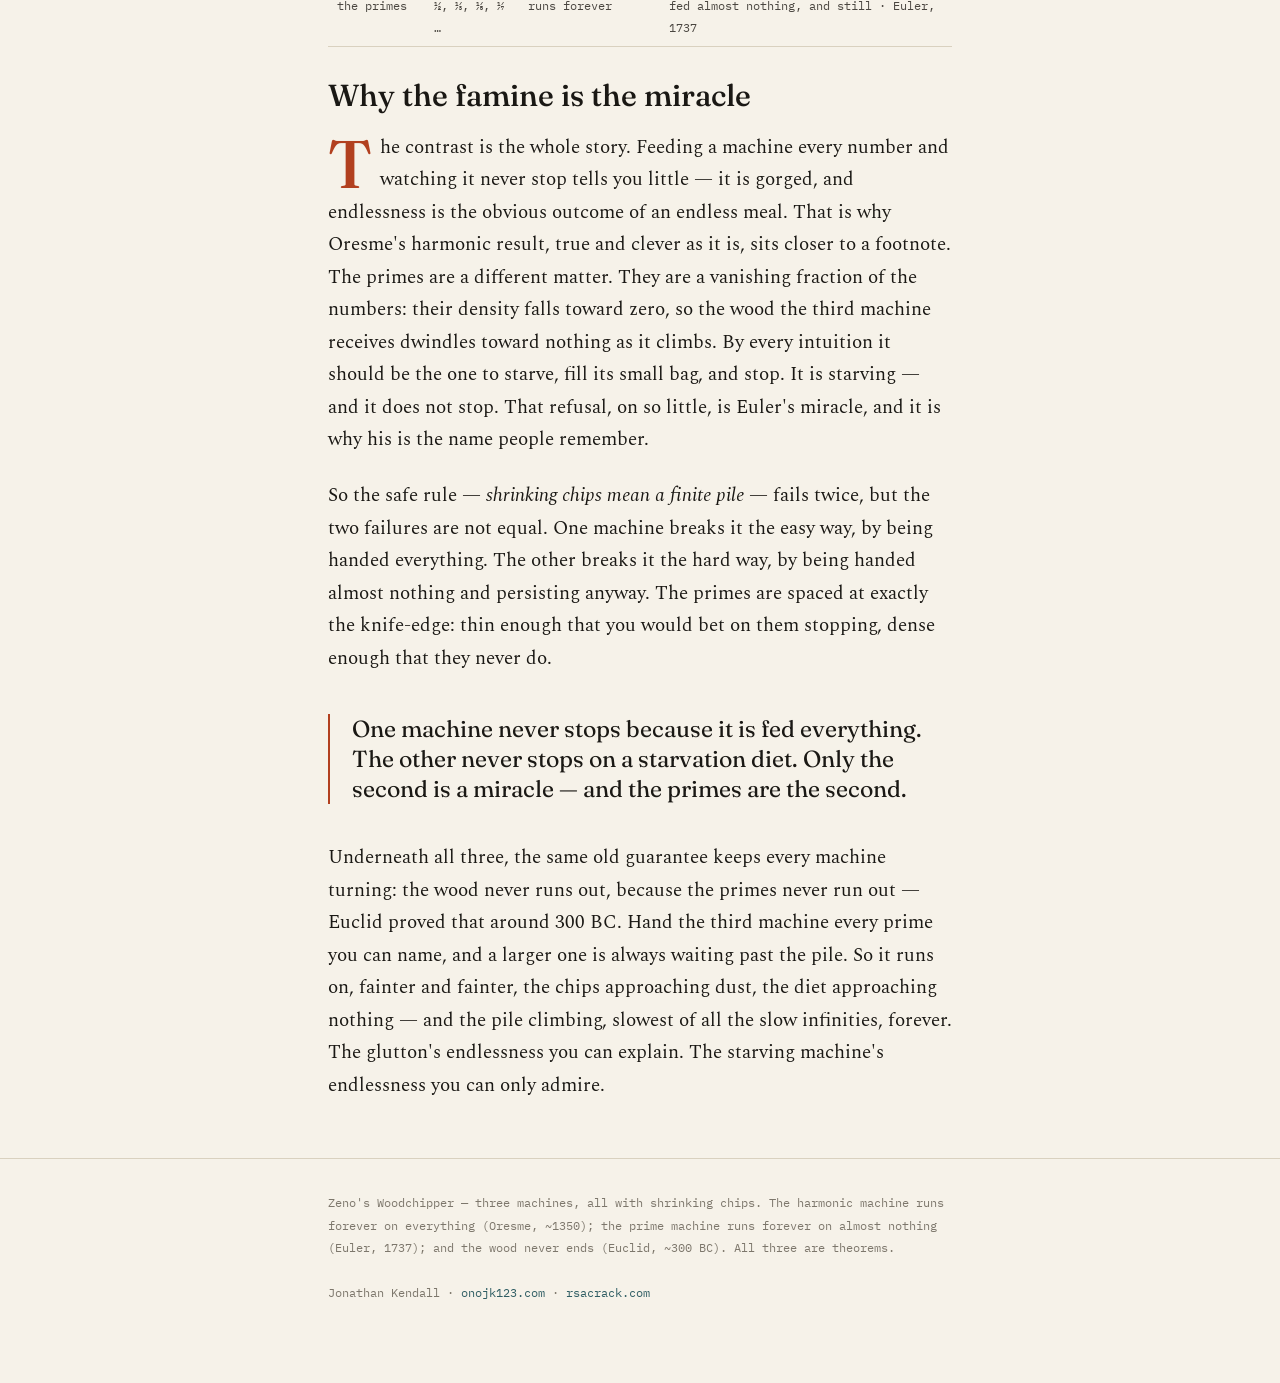
<file: zenochipper/index.html>
<!DOCTYPE html>
<html lang="en">
<head>
<meta charset="utf-8">
<meta name="viewport" content="width=device-width, initial-scale=1">
<title>Zeno's Woodchipper</title>
<meta name="description" content="Three machines that look identical, all throwing ever-smaller chips. One fills a bag and stops. One runs forever because it is fed everything. The third runs forever on almost nothing — and that one is the miracle. A piece on Zeno, Oresme, and Euler.">
<meta property="og:title" content="Zeno's Woodchipper">
<meta property="og:description" content="One machine is fed every number and never stops — no surprise. The other is fed only the primes, a vanishing sliver, and still never stops. That is the astonishment.">
<link rel="preconnect" href="https://fonts.googleapis.com">
<link rel="preconnect" href="https://fonts.gstatic.com" crossorigin>
<link href="https://fonts.googleapis.com/css2?family=Fraunces:opsz,wght@9..144,400;9..144,500;9..144,600&family=Spectral:ital,wght@0,400;0,500;1,400&family=IBM+Plex+Mono:wght@400;500&display=swap" rel="stylesheet">
<style>
  :root{--ink:#1a1814;--ink-soft:#4a4640;--ink-faint:#7d776c;--paper:#f6f2e9;--paper-deep:#efe9db;--line:#d9d1bf;--kink:#b2401f;--turn:#2f5d63;--leaf:#7a8b2f;--maxw:42rem;}
  *{box-sizing:border-box}
  html{scroll-behavior:smooth}
  body{margin:0;background:var(--paper);color:var(--ink);font-family:"Spectral",Georgia,serif;font-size:1.18rem;line-height:1.72;-webkit-font-smoothing:antialiased;}
  .wrap{max-width:var(--maxw);margin:0 auto;padding:0 1.5rem}
  header{padding:4.5rem 0 0;margin-bottom:2rem}
  .eyebrow{font-family:"IBM Plex Mono",monospace;font-size:.72rem;letter-spacing:.18em;text-transform:uppercase;color:var(--ink-faint);margin:0 0 1.3rem;}
  h1{font-family:"Fraunces",serif;font-weight:500;font-size:clamp(2.6rem,8vw,4.4rem);line-height:1;letter-spacing:-.02em;margin:0 0 1.1rem;}
  .standfirst{font-size:1.3rem;line-height:1.5;color:var(--ink-soft);font-style:italic;margin:0 0 1.8rem;}
  .byline{font-family:"IBM Plex Mono",monospace;font-size:.74rem;color:var(--ink-faint);border-top:1px solid var(--line);padding-top:1.1rem;}
  .byline a{color:var(--turn);text-decoration:none;border-bottom:1px solid transparent}
  .byline a:hover{border-color:var(--turn)}
  .kinkrule{display:block;width:100%;height:32px;margin:2.8rem 0;overflow:visible}
  .kinkrule path{fill:none;stroke:var(--kink);stroke-width:1.5;stroke-linecap:round;stroke-linejoin:round}
  p{margin:0 0 1.5rem}
  section>.wrap>p:first-of-type::first-letter{font-family:"Fraunces",serif;font-weight:500;float:left;font-size:4.2rem;line-height:.78;padding:.35rem .5rem 0 0;color:var(--kink)}
  h2{font-family:"Fraunces",serif;font-weight:500;font-size:1.9rem;line-height:1.1;margin:1rem 0 1.2rem}
  em{font-style:italic}
  strong{font-weight:500}
  code{font-family:"IBM Plex Mono",monospace;font-size:.88em;background:var(--paper-deep);padding:.05em .35em;border-radius:3px;color:var(--kink)}
  blockquote{margin:2.4rem 0;padding:0 0 0 1.4rem;border-left:2px solid var(--kink);font-family:"Fraunces",serif;font-size:1.45rem;line-height:1.3}
  blockquote p{margin:0}
  figure{margin:2.2rem 0}
  figure.full{max-width:none;margin-left:calc(-1*max(0px,(100vw - var(--maxw))/2 - 1.5rem));margin-right:calc(-1*max(0px,(100vw - var(--maxw))/2 - 1.5rem))}
  .stage{background:#fbf8f0;border:1px solid var(--line);border-radius:10px;padding:1rem;position:relative}
  .stage canvas{display:block;max-width:100%;border-radius:6px;margin:0 auto}
  figcaption{font-family:"IBM Plex Mono",monospace;font-size:.74rem;color:var(--ink-faint);margin-top:.8rem;line-height:1.5;text-align:center}
  .controls{margin-top:.7rem;display:flex;gap:.7rem;justify-content:center;flex-wrap:wrap}
  button{font-family:"IBM Plex Mono",monospace;font-size:.76rem;padding:.38rem .85rem;border:1px solid var(--kink);background:#fbf8f0;color:var(--kink);border-radius:5px;cursor:pointer}
  button:hover{background:var(--kink);color:#fbf8f0}
  .readout{position:absolute;top:14px;left:18px;font-family:"IBM Plex Mono",monospace;font-size:.74rem;color:var(--ink-soft);line-height:1.55;pointer-events:none}
  .readout b{color:var(--kink)}
  table.fam{width:100%;border-collapse:collapse;font-family:"IBM Plex Mono",monospace;font-size:.78rem;margin:1.4rem 0 2rem}
  table.fam th,table.fam td{text-align:left;padding:.5rem .55rem;border-bottom:1px solid var(--line);color:var(--ink-soft);vertical-align:top}
  table.fam th{color:var(--kink);font-weight:500}
  footer{margin-top:3.5rem;border-top:1px solid var(--line);padding:2rem 0 5rem;font-family:"IBM Plex Mono",monospace;font-size:.78rem;line-height:1.8;color:var(--ink-faint)}
  footer a{color:var(--turn);text-decoration:none;border-bottom:1px solid transparent}
  footer a:hover{border-color:var(--turn)}
  @media(max-width:560px){body{font-size:1.08rem}figure.full{margin-left:-1rem;margin-right:-1rem}}
  @media(prefers-reduced-motion:no-preference){.kinkrule path{stroke-dasharray:1400;stroke-dashoffset:1400;animation:draw 2.4s ease-out forwards}@keyframes draw{to{stroke-dashoffset:0}}}
</style>
<link rel="stylesheet" href="/css/site-nav.css">
  <link rel="canonical" href="https://onojk123.com/zenochipper/">
</head>
<body>
<!-- site nav (shared: /css/site-nav.css) -->
<nav class="sn" aria-label="Site">
  <div class="sn-in">
    <a class="sn-home" href="/">← onojk123 home</a>
    <ul>
      <li><a href="/#books">Books</a></li>
      <li><a href="/#projects">Projects</a></li>
      <li><a href="/#essays">Essays</a></li>
      <li><a href="/rig/">The Rig</a></li>
      <li><a class="sn-radio" href="/radio/"><span class="sn-dot" aria-hidden="true"></span>Radio<span class="sn-air">On air</span></a></li>
      <li><a href="/#art">Art</a></li>
    </ul>
  </div>
</nav>
<header>
  <div class="wrap">
    <p class="eyebrow">A short piece · onojk123</p>
    <h1>Zeno's Woodchipper</h1>
    <p class="standfirst">Three machines that look identical. One fills a bag and stops. Two never do — and the difference between <em>those</em> two is the whole point.</p>
    <p class="byline">Jonathan Kendall · companion to <a href="https://onojk123.com">The Rig</a> &amp; <a href="https://rsacrack.com">rsacrack.com</a></p>
  </div>
</header>

<main>
<section>
  <div class="wrap">
    <p>Imagine a woodchipper that throws a chip each time it passes a number, and each chip is smaller than the last. Feed it, and it spits: a chip, a smaller chip, a smaller one still, the chips fading toward dust. Now picture three of these machines, side by side, looking exactly alike. The only difference is hidden inside — <em>which numbers</em> each one chips on. That single hidden difference decides whether the machine ever stops, and, for the two that never stop, whether stopping was ever even close.</p>
  </div>

  <svg class="kinkrule" viewBox="0 0 600 32" preserveAspectRatio="none" aria-hidden="true">
    <path d="M0,16 L21.4,16 L25.4,6 L29.4,26 L32.4,16 L38.3,16 L42.3,26 L46.3,6 L49.3,16 L55.2,16 L59.2,6 L63.2,26 L66.2,16 L89.0,16 L93.0,26 L97.0,6 L100.0,16 L139.7,16 L143.7,6 L147.7,26 L150.7,16 L190.4,16 L194.4,26 L198.4,6 L201.4,16 L241.1,16 L245.1,6 L249.1,26 L252.1,16 L308.7,16 L312.7,26 L316.7,6 L319.7,16 L393.2,16 L397.2,6 L401.2,26 L404.2,16 L494.6,16 L498.6,26 L502.6,6 L505.6,16 L600,16"/>
  </svg>

  <div class="wrap">
    <h2>The first machine fills a bag</h2>
    <p>The first chipper throws chips of one-half, then one-quarter, then one-eighth — each exactly half the one before. It runs, the chips shrink, and the pile climbs: a half, then three-quarters, then seven-eighths… creeping toward a single full bag and no further. <code>½ + ¼ + ⅛ + … = 1</code>. The chipper finishes. The total is bounded, tidy, done.</p>
    <p>This is the ordinary resolution of an old worry. Zeno said: to cross a room you must first cross half, then half the rest, then half of that — infinitely many steps, so you can never arrive. The answer is this first machine. Infinitely many shrinking steps can add to a finite total. The bag fills. You arrive. The shrinking <em>saves</em> you.</p>
    <p>So a rule suggests itself, and it feels safe: <em>if the chips shrink toward nothing, the pile must be finite.</em> Hold onto that rule. The next two machines break it — and only one of them will surprise you.</p>
  </div>

  <svg class="kinkrule" viewBox="0 0 600 32" preserveAspectRatio="none" aria-hidden="true">
    <path d="M0,16 L21.4,16 L25.4,6 L29.4,26 L32.4,16 L38.3,16 L42.3,26 L46.3,6 L49.3,16 L55.2,16 L59.2,6 L63.2,26 L66.2,16 L89.0,16 L93.0,26 L97.0,6 L100.0,16 L139.7,16 L143.7,6 L147.7,26 L150.7,16 L190.4,16 L194.4,26 L198.4,6 L201.4,16 L241.1,16 L245.1,6 L249.1,26 L252.1,16 L308.7,16 L312.7,26 L316.7,6 L319.7,16 L393.2,16 L397.2,6 L401.2,26 L404.2,16 L494.6,16 L498.6,26 L502.6,6 L505.6,16 L600,16"/>
  </svg>

  <div class="wrap">
    <h2>The second machine is fed everything</h2>
    <p>The second chipper is fed <em>every</em> number, in order — a chip of one at 1, one-half at 2, one-third at 3, one-quarter at 4, and on forever: <code>1 + ½ + ⅓ + ¼ + …</code> The chips shrink, just like the first machine. By the safe rule, the pile should be finite.</p>
    <p>It is not. This pile grows without end. It is the harmonic series, and its divergence was shown by Nicole Oresme around the year 1350 — the chips fade, but the total climbs past every ceiling you name. The safe rule is already broken. But notice <em>why</em> it breaks here, because it will matter: this machine is fed <em>everything</em>. Every number on the line, no gaps, an unbroken flood of wood. Of course a machine fed all of arithmetic never runs dry. Its endlessness is real — and it is not a surprise. It runs forever because it is never, for a single moment, starved.</p>
  </div>

  <div class="wrap">
    <h2>The third machine is fed almost nothing</h2>
    <p>The third chipper is fed only the <em>primes</em> — a chip of one-half at 2, one-third at 3, one-fifth at 5, one-seventh at 7, one-eleventh at 11, and nothing in between. It skips 4, 6, 8, 9, 10; and it skips more and more as it climbs. The primes thin out: by the time the machine is working in the large numbers it passes ten composites, then fifty, then a hundred, to find a single prime to chip. It is being fed a sliver of a sliver — a diet approaching starvation, the wood arriving rarer and rarer the longer it runs.</p>
    <p>It never stops either. <code>½ + ⅓ + ⅕ + ⅐ + …</code> climbs without end — and <em>this</em> is the astonishment, proved by Euler in 1737. The second machine ran forever on a feast; anyone would expect that. The third runs forever on famine. You threw away nearly every number, kept only the thinning primes, fed the machine less and less — and the pile <em>still</em> never fills. The same fate as the glutton, reached on a starvation diet.</p>
  </div>

  <figure class="full">
    <div class="stage">
      <canvas id="chipper" width="600" height="430"></canvas>
      <div class="readout" id="hud"></div>
      <div class="controls">
        <button id="play">pause</button>
        <button id="reset">reset</button>
      </div>
    </div>
    <figcaption>Three machines, racing. Halves (grey) fills its bag and halts at 1. Every-number (green, harmonic) climbs fast — fed everything. Primes (red) climbs too, slower and on far less wood, the chips ever fainter. Two lines never stop; only the red one is the miracle.</figcaption>
  </figure>

  <div class="wrap">
    <table class="fam">
      <tr><th>machine</th><th>fed</th><th>the pile</th><th>why</th></tr>
      <tr><td>halves</td><td>½, ¼, ⅛ …</td><td>fills the bag (= 1)</td><td>shrinks fast — converges</td></tr>
      <tr><td>every number</td><td>1, ½, ⅓, ¼ …</td><td>runs forever</td><td>fed everything · Oresme, ~1350</td></tr>
      <tr><td>the primes</td><td>½, ⅓, ⅕, ⅐ …</td><td>runs forever</td><td>fed almost nothing, and still · Euler, 1737</td></tr>
    </table>
  </div>

  <div class="wrap">
    <h2>Why the famine is the miracle</h2>
    <p>The contrast is the whole story. Feeding a machine every number and watching it never stop tells you little — it is gorged, and endlessness is the obvious outcome of an endless meal. That is why Oresme's harmonic result, true and clever as it is, sits closer to a footnote. The primes are a different matter. They are a vanishing fraction of the numbers: their density falls toward zero, so the wood the third machine receives dwindles toward nothing as it climbs. By every intuition it should be the one to starve, fill its small bag, and stop. It is starving — and it does not stop. That refusal, on so little, is Euler's miracle, and it is why his is the name people remember.</p>
    <p>So the safe rule — <em>shrinking chips mean a finite pile</em> — fails twice, but the two failures are not equal. One machine breaks it the easy way, by being handed everything. The other breaks it the hard way, by being handed almost nothing and persisting anyway. The primes are spaced at exactly the knife-edge: thin enough that you would bet on them stopping, dense enough that they never do.</p>
    <blockquote><p>One machine never stops because it is fed everything. The other never stops on a starvation diet. Only the second is a miracle — and the primes are the second.</p></blockquote>
    <p>Underneath all three, the same old guarantee keeps every machine turning: the wood never runs out, because the primes never run out — Euclid proved that around 300 BC. Hand the third machine every prime you can name, and a larger one is always waiting past the pile. So it runs on, fainter and fainter, the chips approaching dust, the diet approaching nothing — and the pile climbing, slowest of all the slow infinities, forever. The glutton's endlessness you can explain. The starving machine's endlessness you can only admire.</p>
  </div>
</section>
</main>

<footer>
  <div class="wrap">
    Zeno's Woodchipper — three machines, all with shrinking chips. The harmonic machine runs forever on everything (Oresme, ~1350); the prime machine runs forever on almost nothing (Euler, 1737); and the wood never ends (Euclid, ~300 BC). All three are theorems.<br><br>
    Jonathan Kendall · <a href="https://onojk123.com">onojk123.com</a> · <a href="https://rsacrack.com">rsacrack.com</a>
  </div>
</footer>

<script>
function isP(n){if(n<2)return false;for(let d=2;d*d<=n;d++)if(n%d===0)return false;return true;}
const primes=[];for(let n=2;primes.length<260;n++)if(isP(n))primes.push(n);
const cv=document.getElementById('chipper'),ctx=cv.getContext('2d'),hud=document.getElementById('hud');
const W=600,H=430,padL=58,padR=30,padT=28,padB=48;
const plotW=W-padL-padR, plotH=H-padT-padB;
const yMax=3.4;
function Y(v){return padT+plotH-(v/yMax)*plotH;}
const N=70;
function X(i){return padL+(i/N)*plotW;}
let k=0,t=0,playing=true; const beat=9;
let halfSum=0, harmSum=0, primeSum=0;
const halfPts=[],harmPts=[],primePts=[];
function frame(){
  ctx.clearRect(0,0,W,H);
  ctx.strokeStyle='#e1ddd0';ctx.lineWidth=1;
  for(let v=0;v<=3;v++){const y=Y(v);ctx.beginPath();ctx.moveTo(padL,y);ctx.lineTo(W-padR,y);ctx.stroke();
    ctx.fillStyle='#a39b8c';ctx.font='11px monospace';ctx.fillText(v.toFixed(0),padL-18,y+4);}
  ctx.strokeStyle='#b8b0a0';ctx.setLineDash([4,4]);ctx.beginPath();ctx.moveTo(padL,Y(1));ctx.lineTo(W-padR,Y(1));ctx.stroke();ctx.setLineDash([]);
  ctx.fillStyle='#a39b8c';ctx.font='10px monospace';ctx.fillText('the bag (=1)',W-padR-78,Y(1)-6);

  if(playing && t%beat===0 && k<N){
    halfSum+=1/Math.pow(2,k+1);
    harmSum+=1/(k+1);
    primeSum+=1/primes[k];
    halfPts.push([k,halfSum]); harmPts.push([k,harmSum]); primePts.push([k,primeSum]);
    k++;
  }
  function drawLine(pts,color,w){ctx.strokeStyle=color;ctx.lineWidth=w;ctx.beginPath();
    pts.forEach((p,i)=>{const x=X(p[0]),y=Y(Math.min(p[1],yMax));i?ctx.lineTo(x,y):ctx.moveTo(x,y);});ctx.stroke();}
  drawLine(harmPts,'#7a8b2f',2.2);
  drawLine(halfPts,'#9a9384',2);
  drawLine(primePts,'#b2401f',2.6);
  primePts.forEach(p=>{const x=X(p[0]),y=Y(Math.min(p[1],yMax));const r=Math.max(1,(1/primes[p[0]])*9);
    ctx.fillStyle='rgba(178,64,31,0.45)';ctx.beginPath();ctx.arc(x,y,r+1,0,7);ctx.fill();});
  ctx.font='11px monospace';
  if(harmPts.length){const p=harmPts[harmPts.length-1];ctx.fillStyle='#5a6a1f';ctx.fillText('every number',X(p[0])-72,Y(Math.min(p[1],yMax))-6);}
  if(primePts.length){const p=primePts[primePts.length-1];ctx.fillStyle='#b2401f';ctx.fillText('primes',X(p[0])-42,Y(Math.min(p[1],yMax))+14);}
  if(halfPts.length){const p=halfPts[halfPts.length-1];ctx.fillStyle='#8a8475';ctx.fillText('halves',X(p[0])+4,Y(Math.min(p[1],yMax))+4);}

  const ci=Math.min(k,N)-1;
  if(ci>=0){
    hud.innerHTML='chip #'+(ci+1)+'<br>'+
      'halves (grey): <b>'+halfSum.toFixed(3)+'</b> → fills bag<br>'+
      'every # (green): <b>'+harmSum.toFixed(3)+'</b> → gorged<br>'+
      'primes (red) at <b>'+primes[ci]+'</b>: <b>'+primeSum.toFixed(3)+'</b> → starved, still climbing';
  }
  t++;
  requestAnimationFrame(frame);
}
document.getElementById('play').onclick=function(){playing=!playing;this.textContent=playing?'pause':'play';};
document.getElementById('reset').onclick=()=>{k=0;t=0;halfSum=0;harmSum=0;primeSum=0;halfPts.length=0;harmPts.length=0;primePts.length=0;};
frame();
</script>
</body>
</html>
</file>
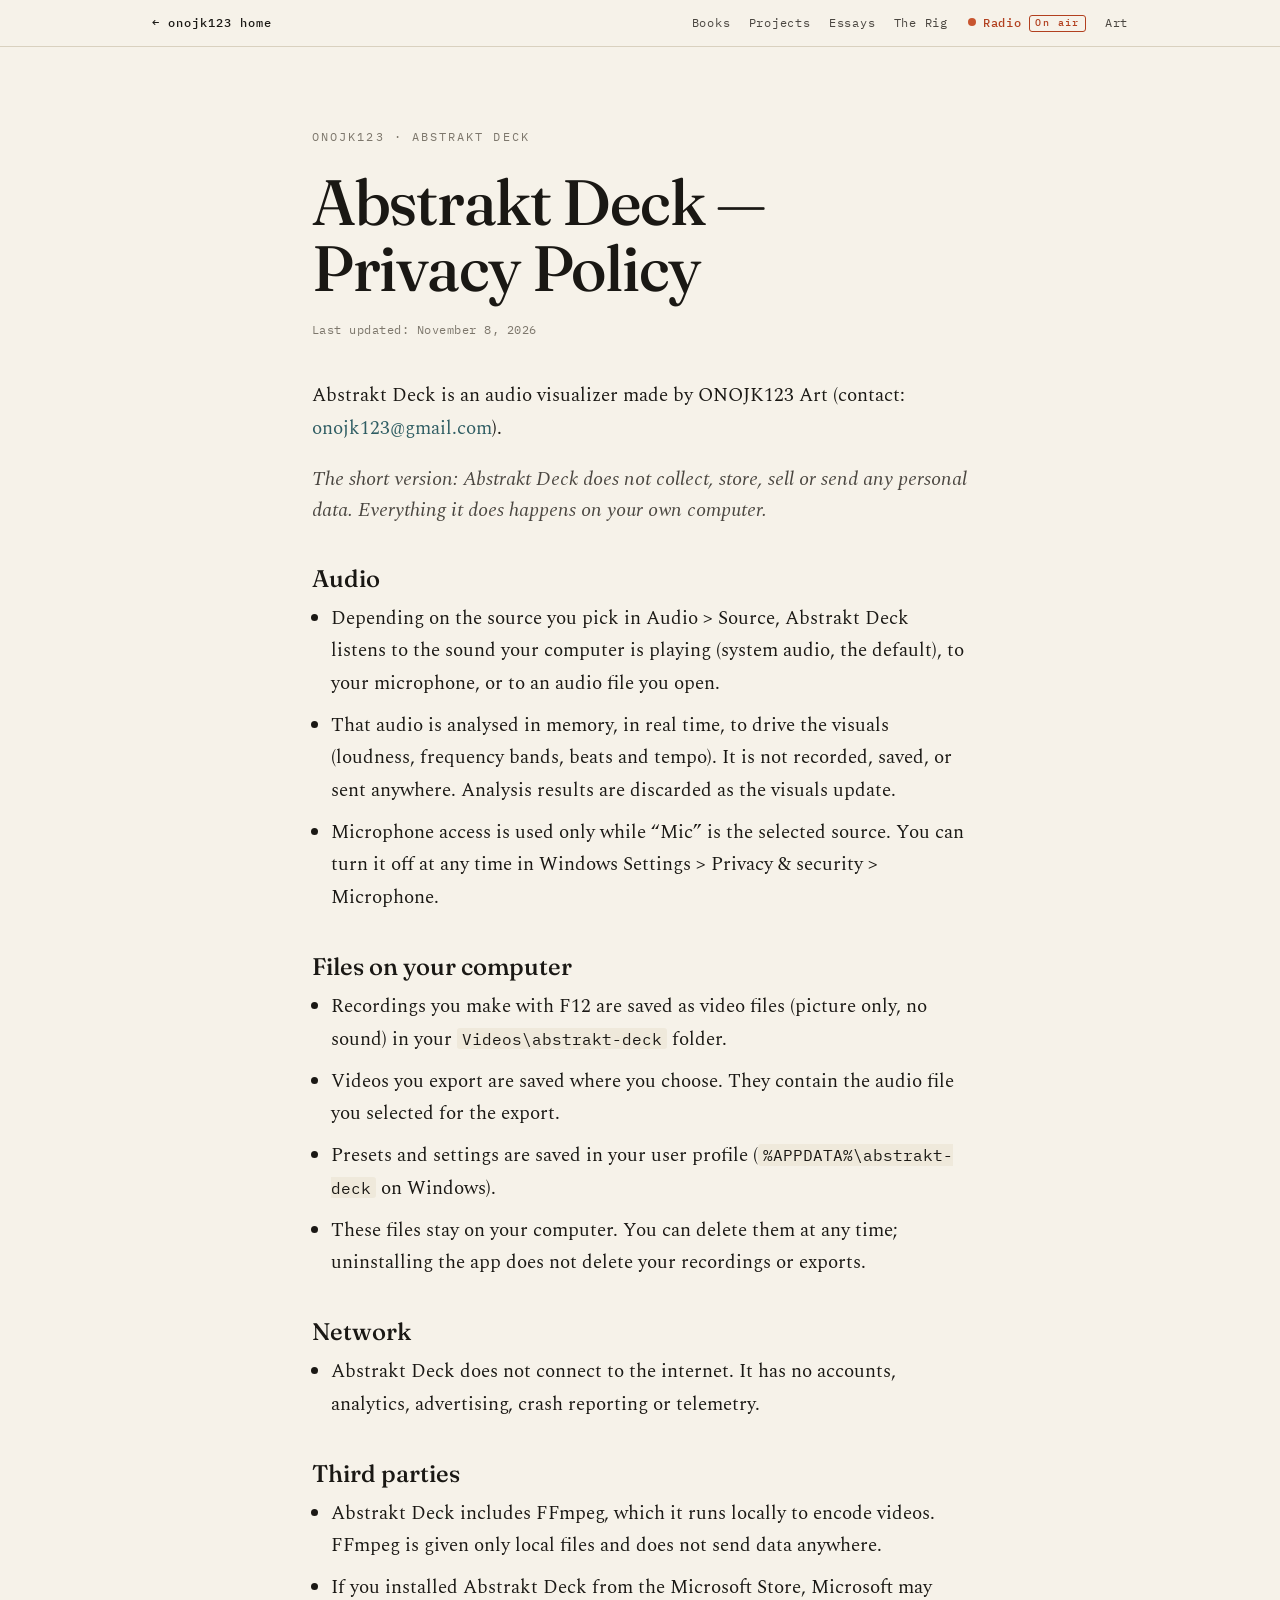
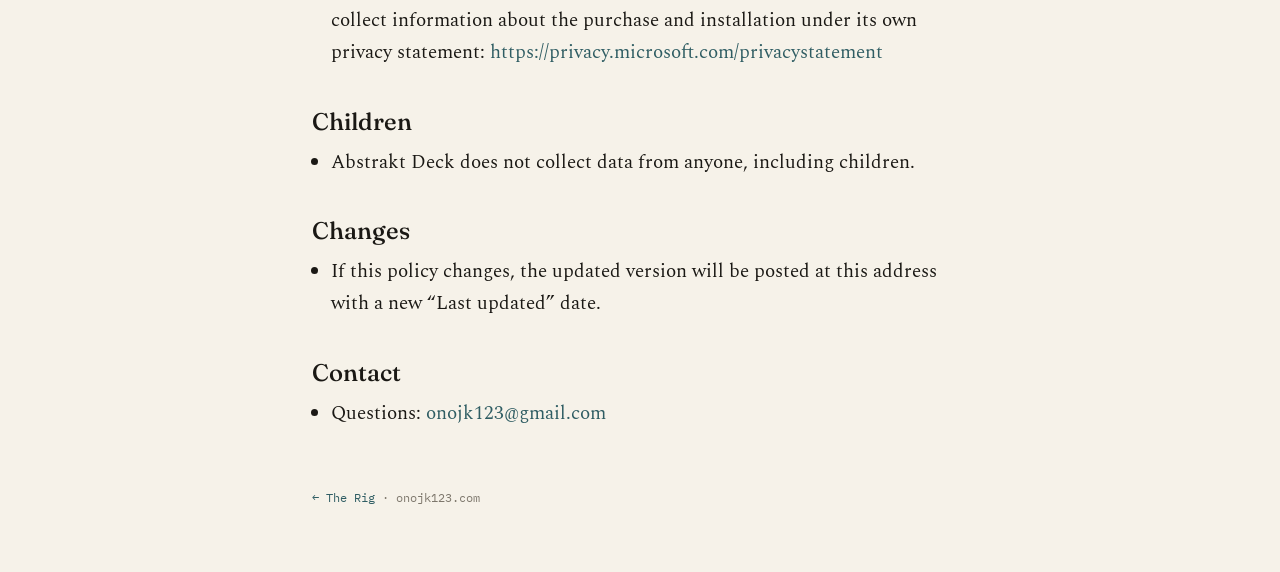
<file: abstrakt-deck/privacy/index.html>
<!DOCTYPE html>
<html lang="en">
<head>
<meta charset="utf-8">
<meta name="viewport" content="width=device-width, initial-scale=1">
<title>Abstrakt Deck — Privacy Policy</title>
<meta name="description" content="Privacy policy for Abstrakt Deck, an audio visualizer by ONOJK123 Art. It does not collect, store, sell or send any personal data.">
<link rel="canonical" href="https://onojk123.com/abstrakt-deck/privacy/">
<link rel="preconnect" href="https://fonts.googleapis.com">
<link rel="preconnect" href="https://fonts.gstatic.com" crossorigin>
<link href="https://fonts.googleapis.com/css2?family=Fraunces:opsz,wght@9..144,400;9..144,500;9..144,600&family=Spectral:ital,wght@0,400;0,500;1,400&family=IBM+Plex+Mono:wght@400;500&display=swap" rel="stylesheet">
<style>
  :root{
    --ink:#1a1814; --ink-soft:#4a4640; --ink-faint:#7d776c;
    --paper:#f6f2e9; --paper-deep:#efe9db; --line:#d9d1bf;
    --kink:#b2401f; --turn:#2f5d63; --maxw:44rem;
  }
  *{box-sizing:border-box}
  html{-webkit-text-size-adjust:100%}
  body{margin:0;background:var(--paper);color:var(--ink);
    font-family:"Spectral",Georgia,serif;font-size:1.18rem;line-height:1.72;
    -webkit-font-smoothing:antialiased;text-rendering:optimizeLegibility;}
  .wrap{max-width:var(--maxw);margin:0 auto;padding:0 1.5rem}
  header.masthead{padding:5rem 0 0;margin-bottom:2.5rem}
  .eyebrow{font-family:"IBM Plex Mono",monospace;font-size:.72rem;letter-spacing:.18em;
    text-transform:uppercase;color:var(--ink-faint);margin:0 0 1.4rem;}
  .eyebrow a{color:inherit;text-decoration:none}
  .eyebrow a:hover{color:var(--kink)}
  h1{font-family:"Fraunces",Georgia,serif;font-weight:500;font-size:clamp(2.4rem,7vw,4rem);
    line-height:1.02;letter-spacing:-.02em;margin:0 0 1.2rem;}
  h2{font-family:"Fraunces",Georgia,serif;font-weight:500;font-size:1.5rem;
    line-height:1.2;margin:2.4rem 0 .6rem;}
  .updated{font-family:"IBM Plex Mono",monospace;font-size:.78rem;letter-spacing:.04em;color:var(--ink-faint);margin:0}
  .standfirst{font-size:1.25rem;line-height:1.55;color:var(--ink-soft);font-style:italic;margin:0 0 1rem;}
  ul{padding-left:1.2rem;margin:0}
  li{margin:0 0 .6rem}
  a{color:var(--turn);text-decoration:none;border-bottom:1px solid transparent;transition:border-color .2s;overflow-wrap:anywhere}
  a:hover{border-color:var(--turn)}
  code{font-family:"IBM Plex Mono",monospace;font-size:.85em;background:var(--paper-deep);padding:.05em .3em;border-radius:3px}
  footer{padding:3rem 0 4rem;font-family:"IBM Plex Mono",monospace;font-size:.74rem;color:var(--ink-faint)}
  footer a{color:var(--turn)}
  @media (max-width:560px){ header.masthead{padding-top:3rem} .standfirst{font-size:1.1rem} }
</style>
<link rel="stylesheet" href="/css/site-nav.css">
</head>
<body>
<!-- site nav (shared: /css/site-nav.css) -->
<nav class="sn" aria-label="Site">
  <div class="sn-in">
    <a class="sn-home" href="/">← onojk123 home</a>
    <ul>
      <li><a href="/#books">Books</a></li>
      <li><a href="/#projects">Projects</a></li>
      <li><a href="/#essays">Essays</a></li>
      <li><a href="/rig/">The Rig</a></li>
      <li><a class="sn-radio" href="/radio/"><span class="sn-dot" aria-hidden="true"></span>Radio<span class="sn-air">On air</span></a></li>
      <li><a href="/#art">Art</a></li>
    </ul>
  </div>
</nav>
<header class="masthead">
  <div class="wrap">
    <p class="eyebrow"><a href="/">onojk123</a> · abstrakt deck</p>
    <h1>Abstrakt Deck — Privacy Policy</h1>
    <p class="updated">Last updated: November 8, 2026</p>
  </div>
</header>

<main>
  <div class="wrap">
    <p>Abstrakt Deck is an audio visualizer made by ONOJK123 Art
      (contact: <a href="mailto:onojk123@gmail.com">onojk123@gmail.com</a>).</p>

    <p class="standfirst">The short version: Abstrakt Deck does not collect, store, sell or send any
      personal data. Everything it does happens on your own computer.</p>

    <h2>Audio</h2>
    <ul>
      <li>Depending on the source you pick in Audio &gt; Source, Abstrakt Deck listens
        to the sound your computer is playing (system audio, the default), to your
        microphone, or to an audio file you open.</li>
      <li>That audio is analysed in memory, in real time, to drive the visuals
        (loudness, frequency bands, beats and tempo). It is not recorded, saved,
        or sent anywhere. Analysis results are discarded as the visuals update.</li>
      <li>Microphone access is used only while &ldquo;Mic&rdquo; is the selected source. You
        can turn it off at any time in Windows Settings &gt; Privacy &amp; security &gt;
        Microphone.</li>
    </ul>

    <h2>Files on your computer</h2>
    <ul>
      <li>Recordings you make with F12 are saved as video files (picture only, no
        sound) in your <code>Videos\abstrakt-deck</code> folder.</li>
      <li>Videos you export are saved where you choose. They contain the audio
        file you selected for the export.</li>
      <li>Presets and settings are saved in your user profile
        (<code>%APPDATA%\abstrakt-deck</code> on Windows).</li>
      <li>These files stay on your computer. You can delete them at any time;
        uninstalling the app does not delete your recordings or exports.</li>
    </ul>

    <h2>Network</h2>
    <ul>
      <li>Abstrakt Deck does not connect to the internet. It has no accounts,
        analytics, advertising, crash reporting or telemetry.</li>
    </ul>

    <h2>Third parties</h2>
    <ul>
      <li>Abstrakt Deck includes FFmpeg, which it runs locally to encode videos.
        FFmpeg is given only local files and does not send data anywhere.</li>
      <li>If you installed Abstrakt Deck from the Microsoft Store, Microsoft may
        collect information about the purchase and installation under its own
        privacy statement:
        <a href="https://privacy.microsoft.com/privacystatement">https://privacy.microsoft.com/privacystatement</a></li>
    </ul>

    <h2>Children</h2>
    <ul>
      <li>Abstrakt Deck does not collect data from anyone, including children.</li>
    </ul>

    <h2>Changes</h2>
    <ul>
      <li>If this policy changes, the updated version will be posted at this
        address with a new &ldquo;Last updated&rdquo; date.</li>
    </ul>

    <h2>Contact</h2>
    <ul>
      <li>Questions: <a href="mailto:onojk123@gmail.com">onojk123@gmail.com</a></li>
    </ul>
  </div>
</main>

<footer>
  <div class="wrap"><a href="/rig/">← The Rig</a> · onojk123.com</div>
</footer>
</body>
</html>
</file>
<file: css/site-nav.css>
/* Shared site nav for onojk123.com.
   Self-contained: hard-coded colours and class-scoped rules so it looks the
   same on every page and never restyles the page it sits on. */
.sn{font-family:"IBM Plex Mono",ui-monospace,monospace;font-size:.76rem;line-height:1.4;
  letter-spacing:.06em;font-weight:400;font-style:normal;text-transform:none;
  background:#f6f2e9;color:#4a4640;border-bottom:1px solid #d9d1bf;
  -webkit-font-smoothing:antialiased;position:relative;z-index:5}
.sn-in{max-width:64rem;margin:0 auto;padding:.35rem 1.5rem;display:flex;flex-wrap:wrap;
  align-items:center;justify-content:space-between;gap:0 1.4rem}
.sn ul{list-style:none;margin:0;padding:0;display:flex;flex-wrap:wrap;gap:0 1.15rem}
.sn li{margin:0;padding:0}
.sn li::before{content:none}
.sn a{display:inline-block;padding:.5rem 0;color:#4a4640;text-decoration:none;
  border:0;border-bottom:1px solid transparent;background:none;transition:color .15s,border-color .15s}
.sn a:hover,.sn a:focus-visible{color:#b2401f;border-bottom-color:#b2401f}
.sn a:focus-visible{outline:2px solid #2f5d63;outline-offset:2px}
.sn a[aria-current="page"]{color:#1a1814;border-bottom-color:#1a1814}
.sn .sn-home{color:#1a1814;font-weight:500;letter-spacing:.08em}
.sn .sn-radio{color:#b2401f;font-weight:500}
.sn-dot{display:inline-block;width:.5rem;height:.5rem;margin:0 .45rem 0 .1rem;border-radius:50%;
  background:#c8552f;vertical-align:.04em;box-shadow:0 0 0 0 rgba(200,85,47,.55)}
.sn-air{display:inline-block;margin-left:.45rem;padding:.05rem .35rem;border:1px solid currentColor;
  border-radius:3px;font-size:.62rem;letter-spacing:.14em;line-height:1.3;vertical-align:.08em}
@media (prefers-reduced-motion:no-preference){
  .sn-dot{animation:sn-pulse 1.8s ease-out infinite}
}
@keyframes sn-pulse{
  0%{box-shadow:0 0 0 0 rgba(200,85,47,.55)}
  70%{box-shadow:0 0 0 .45rem rgba(200,85,47,0)}
  100%{box-shadow:0 0 0 0 rgba(200,85,47,0)}
}
@media (max-width:560px){
  .sn-in{padding:.3rem 1rem}
  .sn ul{gap:0 .95rem}
}
</file>
